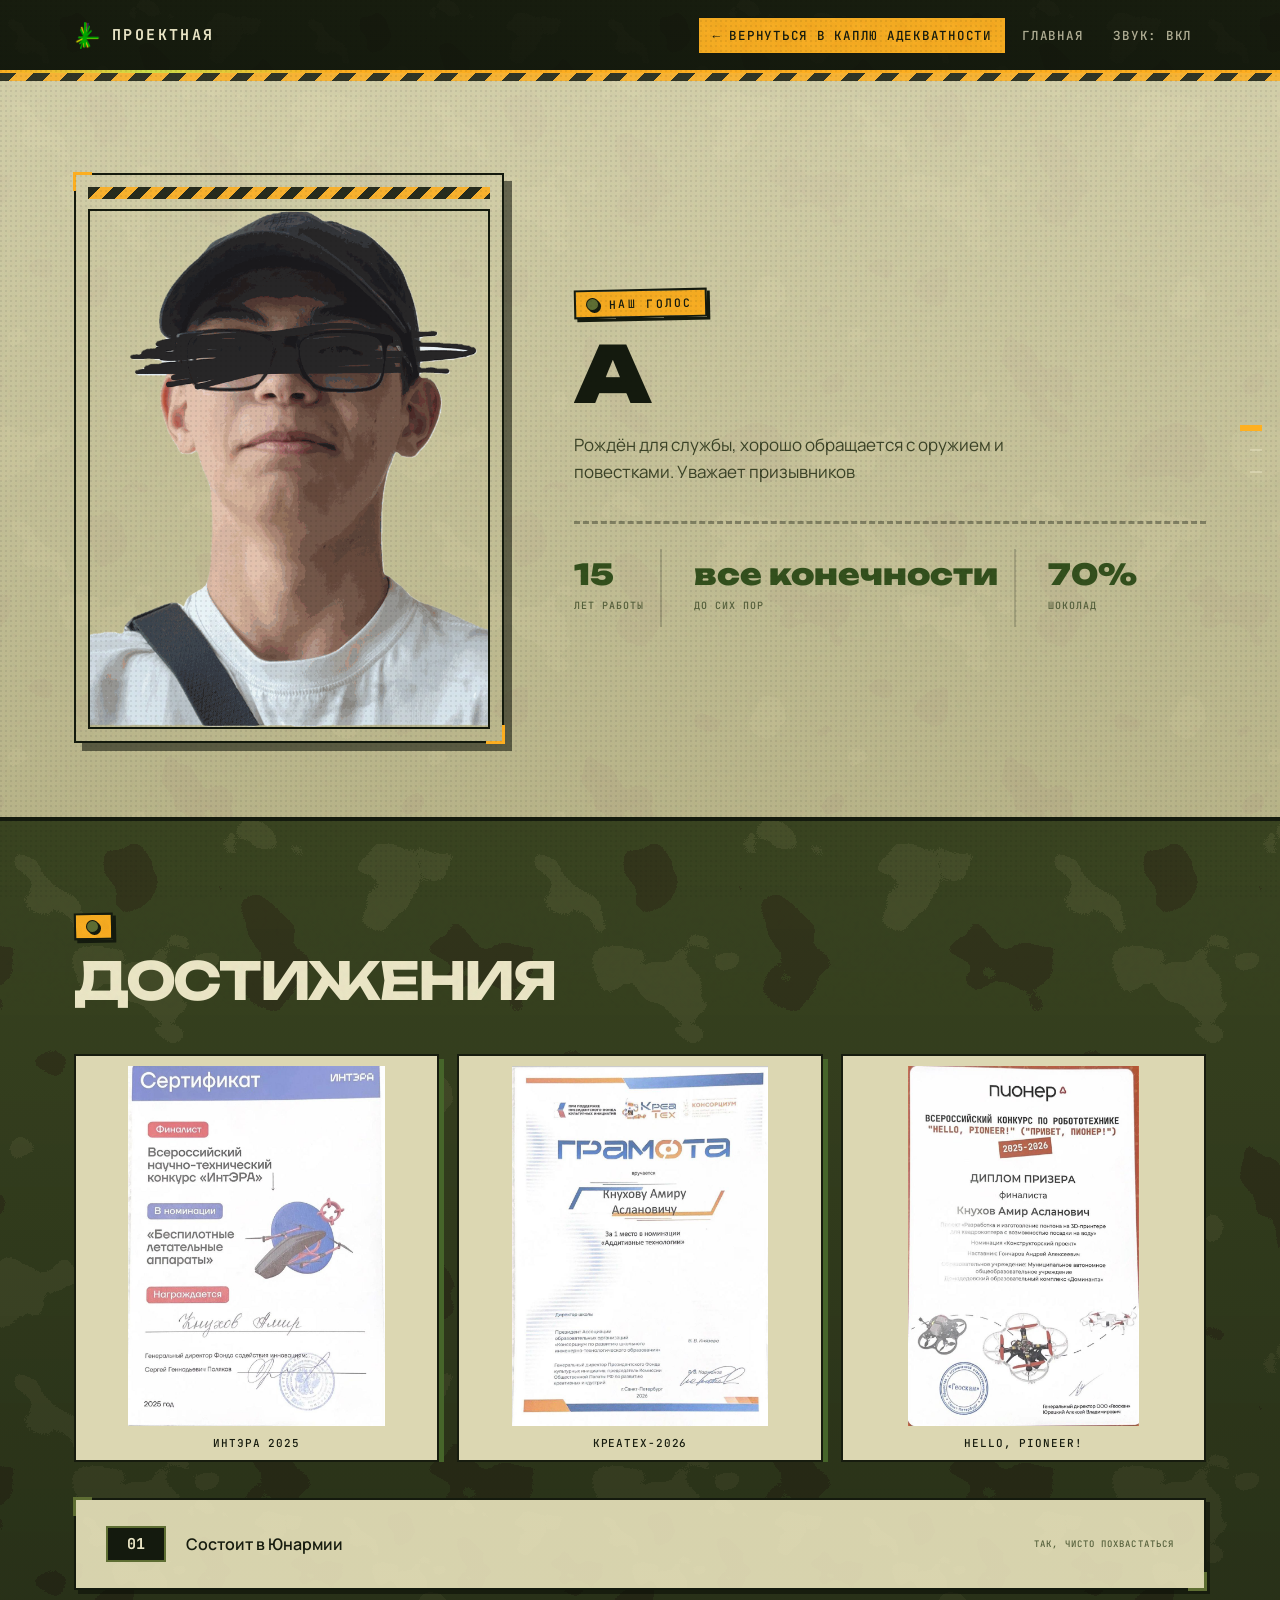
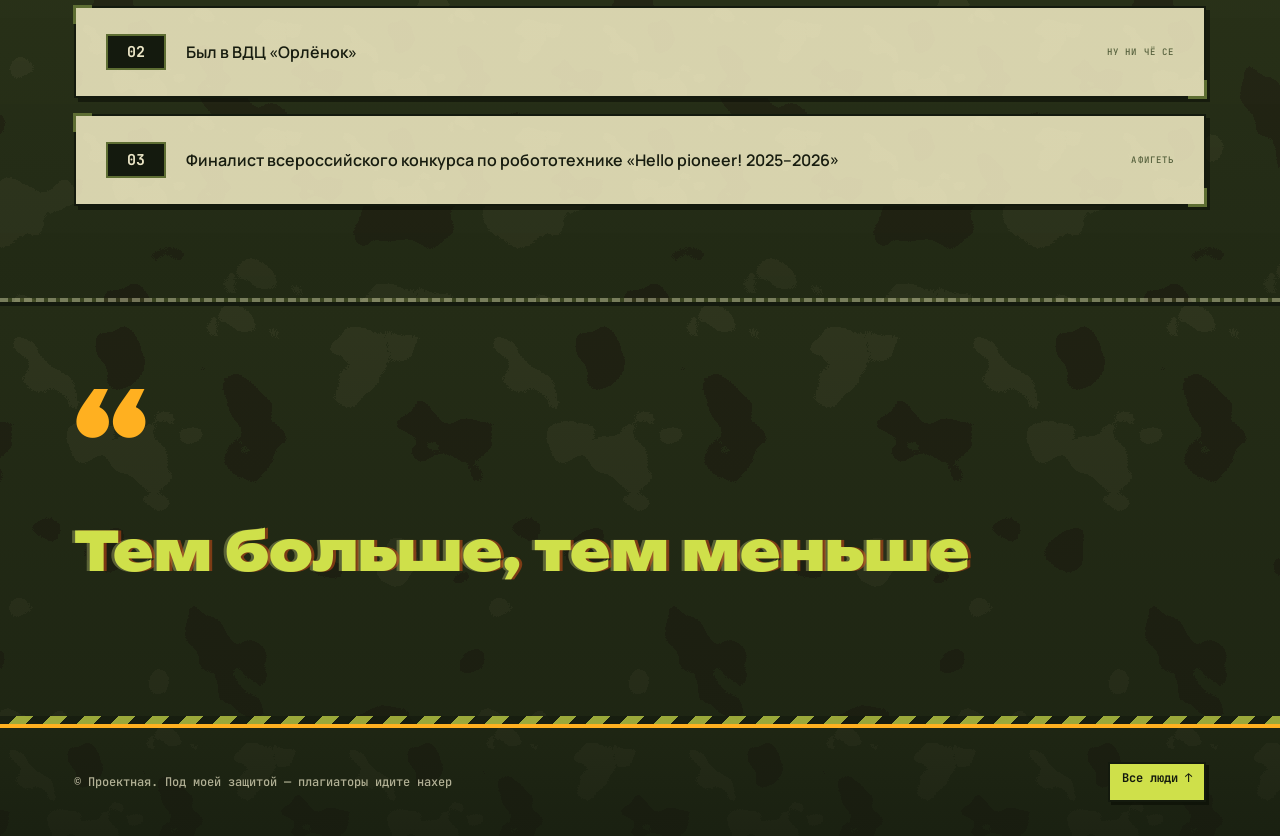
<file: a.html>
<!DOCTYPE html>
<html lang="ru">
<head>
  <meta charset="UTF-8">
  <meta name="viewport" content="width=device-width, initial-scale=1.0">
  <title>A</title>

  <link rel="icon" href="favicon.png">
  <link rel="stylesheet" href="fonts.css">
  <link rel="stylesheet" href="portfolio.css">
  <link rel="stylesheet" href="fx.css">
  <link rel="stylesheet" href="page-transition.css">
  <link rel="stylesheet" href="camo.css">

  <style>
    .achievement-photo-gallery {
      display: grid;
      grid-template-columns: repeat(3, minmax(220px, 1fr));
      gap: 18px;
      margin: 30px 0 36px;
      overflow-x: auto;
      overscroll-behavior-x: contain;
      scroll-snap-type: x proximity;
    }

    .achievement-photo-frame {
      display: flex;
      flex-direction: column;
      align-items: center;
      justify-content: center;
      min-width: 0;
      min-height: 180px;
      margin: 0;
      padding: 10px;
      border: 2px solid var(--ink);
      background: var(--bg-elevated);
      box-shadow: 5px 5px 0 var(--blue);
      scroll-snap-align: start;
      gap: 10px;
      transition: transform .3s ease, box-shadow .3s ease;
    }

    .achievement-photo-frame:hover {
      transform: translateY(-5px) rotate(-.4deg);
      box-shadow: 8px 9px 0 var(--bright);
    }

    .achievement-photo-placeholder {
      display: grid;
      place-content: center;
      justify-items: center;
      gap: 8px;
      width: 100%;
      min-height: 160px;
      padding: 16px;
      border: 2px dashed var(--blue);
      background: rgba(27, 52, 232, .06);
      color: var(--dim);
      font: 500 11px 'JetBrains Mono', monospace;
      letter-spacing: .12em;
      text-align: center;
      text-transform: uppercase;
    }

    .achievement-photo-placeholder__plus {
      color: var(--bright);
      font: 500 34px/1 'JetBrains Mono', monospace;
    }

    .achievement-photo {
      display: block;
      width: auto;
      height: auto;
      max-width: 100%;
      max-height: 360px;
      object-fit: contain;
      cursor: zoom-in;
    }

    .achievement-photo-button {
      display: grid;
      place-items: center;
      width: 100%;
      padding: 0;
      border: 0;
      background: transparent;
      cursor: zoom-in;
    }

    .achievement-photo-button:focus-visible {
      outline: 3px solid var(--bright);
      outline-offset: 4px;
    }

    .achievement-photo-frame figcaption {
      color: var(--ink);
      font: 500 11px 'JetBrains Mono', monospace;
      letter-spacing: .08em;
      text-align: center;
      text-transform: uppercase;
    }

    .photo-lightbox {
      position: fixed;
      z-index: 10000;
      inset: 0;
      display: grid;
      place-items: center;
      padding: 24px;
      background: rgba(0, 0, 0, .9);
      opacity: 0;
      visibility: hidden;
      pointer-events: none;
      transition: opacity .3s ease, visibility .3s ease;
    }

    .photo-lightbox.is-open {
      opacity: 1;
      visibility: visible;
      pointer-events: auto;
    }

    .photo-lightbox__image {
      display: block;
      width: auto;
      height: auto;
      max-width: 92vw;
      max-height: 88vh;
      object-fit: contain;
      border: 2px solid #fff;
      box-shadow: 0 0 40px rgba(255, 255, 255, .2);
      opacity: 0;
      transform: scale(.82);
      transition: transform .35s cubic-bezier(.2, .8, .2, 1), opacity .3s ease;
    }

    .photo-lightbox.is-open .photo-lightbox__image {
      opacity: 1;
      transform: scale(1);
    }

    .photo-lightbox__close {
      position: absolute;
      top: 18px;
      right: 20px;
      display: grid;
      width: 48px;
      height: 48px;
      place-items: center;
      border: 1px solid rgba(255, 255, 255, .7);
      background: rgba(0, 0, 0, .55);
      color: #fff;
      font: 400 34px/1 sans-serif;
      cursor: pointer;
    }

    .photo-lightbox__close:hover {
      background: #fff;
      color: #000;
    }

    body.photo-lightbox-open {
      overflow: hidden;
    }

    @media (max-width: 760px) {
      .achievement-photo-gallery {
        grid-template-columns: repeat(3, minmax(220px, 1fr));
      }
    }

    @media (prefers-reduced-motion: reduce) {
      .photo-lightbox,
      .photo-lightbox__image {
        transition: none;
      }
    }

    #profile .achievement {
      transform-origin: center;
      transition:
        transform .35s cubic-bezier(.2, .8, .2, 1),
        box-shadow .35s ease,
        background .35s ease;
    }

    #profile .achievement:hover,
    #profile .achievement:focus-within {
      transform: translateY(-6px) rotate(-.35deg);
      box-shadow: 10px 12px 0 var(--bright);
    }
  </style>
</head>

<body>
  <script src="page-transition.js"></script>

  <div class="noise"></div>

  <header class="site-header">
    <div class="wrap header-inner">
      <a class="brand" href="portfolio.html">
        <span class="crosshair"></span>
        ПРОЕКТНАЯ
      </a>

      <nav class="primary-nav" aria-label="Основная навигация">
        <a class="nav-link is-current" href="portfolio.html">
          ← вернуться в каплю адекватности
        </a>
        <a class="nav-link" href="index.html">Главная</a>

        <button class="nav-link sound-toggle" id="soundToggle" type="button" aria-pressed="true" hidden>ЗВУК: ВКЛ</button>
      </nav>
    </div>
  </header>

  <main id="profile">
    <section class="profile-hero">
      <div class="wrap">
        <div class="profile-grid">
          <div class="profile-photo frame reveal">
            <div class="photo-code"></div>
            <img src="EMA_2.png" alt="А" decoding="async" fetchpriority="high">
          </div>

          <div class="profile-copy reveal">
            <div class="eyebrow">Наш голос</div>
            <h1>А</h1>
            <p>
              Рождён для службы, хорошо обращается с оружием и повестками.
              Уважает призывников
            </p>

            <div class="stats">
              <div>
                <b>15</b>
                <span>лет работы</span>
              </div>

              <div>
                <b>все конечности</b>
                <span>до сих пор</span>
              </div>

              <div>
                <b>70%</b>
                <span>шоколад</span>
              </div>
            </div>
          </div>
        </div>
      </div>
    </section>

    <section class="section achievements">
      <div class="wrap">
        <div class="section-head reveal">
          <div class="eyebrow"></div>
          <h2>Достижения</h2>
        </div>

        <div class="achievement-photo-gallery" aria-label="Фотографии достижений">
          <figure class="achievement-photo-frame">
            <button class="achievement-photo-button" type="button" aria-label="Увеличить фото ИнтЭРА 2025">
              <img class="achievement-photo" src="дста/intera.jpg" alt="Фото ИнтЭРА 2025" loading="lazy">
            </button>
            <figcaption>ИнтЭРА 2025</figcaption>
          </figure>

          <figure class="achievement-photo-frame">
            <button class="achievement-photo-button" type="button" aria-label="Увеличить фото КреаТех-2026">
              <img class="achievement-photo" src="дста/kreaa.jpg" alt="Фото КреаТех-2026" loading="lazy">
            </button>
            <figcaption>КреаТех-2026</figcaption>
          </figure>

          <figure class="achievement-photo-frame">
            <button class="achievement-photo-button" type="button" aria-label="Увеличить фото HPA">
              <img class="achievement-photo" src="дста/hpa.jpg" loading="lazy">
            </button>
            <figcaption>Hello, pioneer!</figcaption>
          </figure>
        </div>

        <div class="achievement-list">
          <article class="achievement frame reveal">
            <span>01</span>
            <h3>Состоит в Юнармии</h3>
            <i>так, чисто похвастаться</i>
          </article>

          <article class="achievement frame reveal">
            <span>02</span>
            <h3>Был в ВДЦ «Орлёнок»</h3>
            <i>ну ни чё се</i>
          </article>

          <article class="achievement frame reveal">
            <span>03</span>
            <h3>
              Финалист всероссийского конкурса по робототехнике
              «Hello pioneer! 2025–2026»
            </h3>
            <i>афигеть</i>
          </article>
        </div>
      </div>
    </section>

    <section class="section quote">
      <div class="wrap">
        <div class="quote-mark reveal">“</div>
        <p class="reveal">Тем больше, тем меньше</p>
      </div>
    </section>
  </main>

  <footer class="site-footer">
    <div class="wrap">
      <p>© Проектная. Под моей защитой — плагиаторы идите нахер</p>
      <a href="portfolio.html">Все люди ↑</a>
    </div>
  </footer>

  <div
    class="photo-lightbox"
    id="photoLightbox"
    role="dialog"
    aria-modal="true"
    aria-label="Просмотр фото"
    aria-hidden="true"
  >
    <button
      class="photo-lightbox__close"
      id="photoLightboxClose"
      type="button"
      aria-label="Закрыть фото"
    >
      ×
    </button>
    <img class="photo-lightbox__image" id="photoLightboxImage" alt="">
  </div>

  <script>
    (() => {
      const lightbox = document.getElementById('photoLightbox');
      const enlargedPhoto = document.getElementById('photoLightboxImage');
      const closeButton = document.getElementById('photoLightboxClose');
      const photoButtons = document.querySelectorAll('.achievement-photo-button');
      let lastTrigger = null;

      function openPhoto(button) {
        const photo = button.querySelector('img');
        if (!photo) return;

        lastTrigger = button;
        enlargedPhoto.src = photo.currentSrc || photo.src;
        enlargedPhoto.alt = photo.alt;
        lightbox.classList.add('is-open');
        lightbox.setAttribute('aria-hidden', 'false');
        document.body.classList.add('photo-lightbox-open');
        closeButton.focus();
      }

      function closePhoto() {
        if (!lightbox.classList.contains('is-open')) return;

        lightbox.classList.remove('is-open');
        lightbox.setAttribute('aria-hidden', 'true');
        document.body.classList.remove('photo-lightbox-open');
        enlargedPhoto.removeAttribute('src');

        if (lastTrigger) lastTrigger.focus();
      }

      photoButtons.forEach(button => {
        button.addEventListener('click', () => openPhoto(button));
      });

      closeButton.addEventListener('click', closePhoto);

      lightbox.addEventListener('click', event => {
        if (event.target === lightbox) closePhoto();
      });

      document.addEventListener('keydown', event => {
        if (event.key === 'Escape') closePhoto();
      });
    })();
  </script>

  <script src="march.js" defer></script>
  <script src="fx.js" defer></script>
  <script src="portfolio.js"></script>
</body>
</html>
</file>
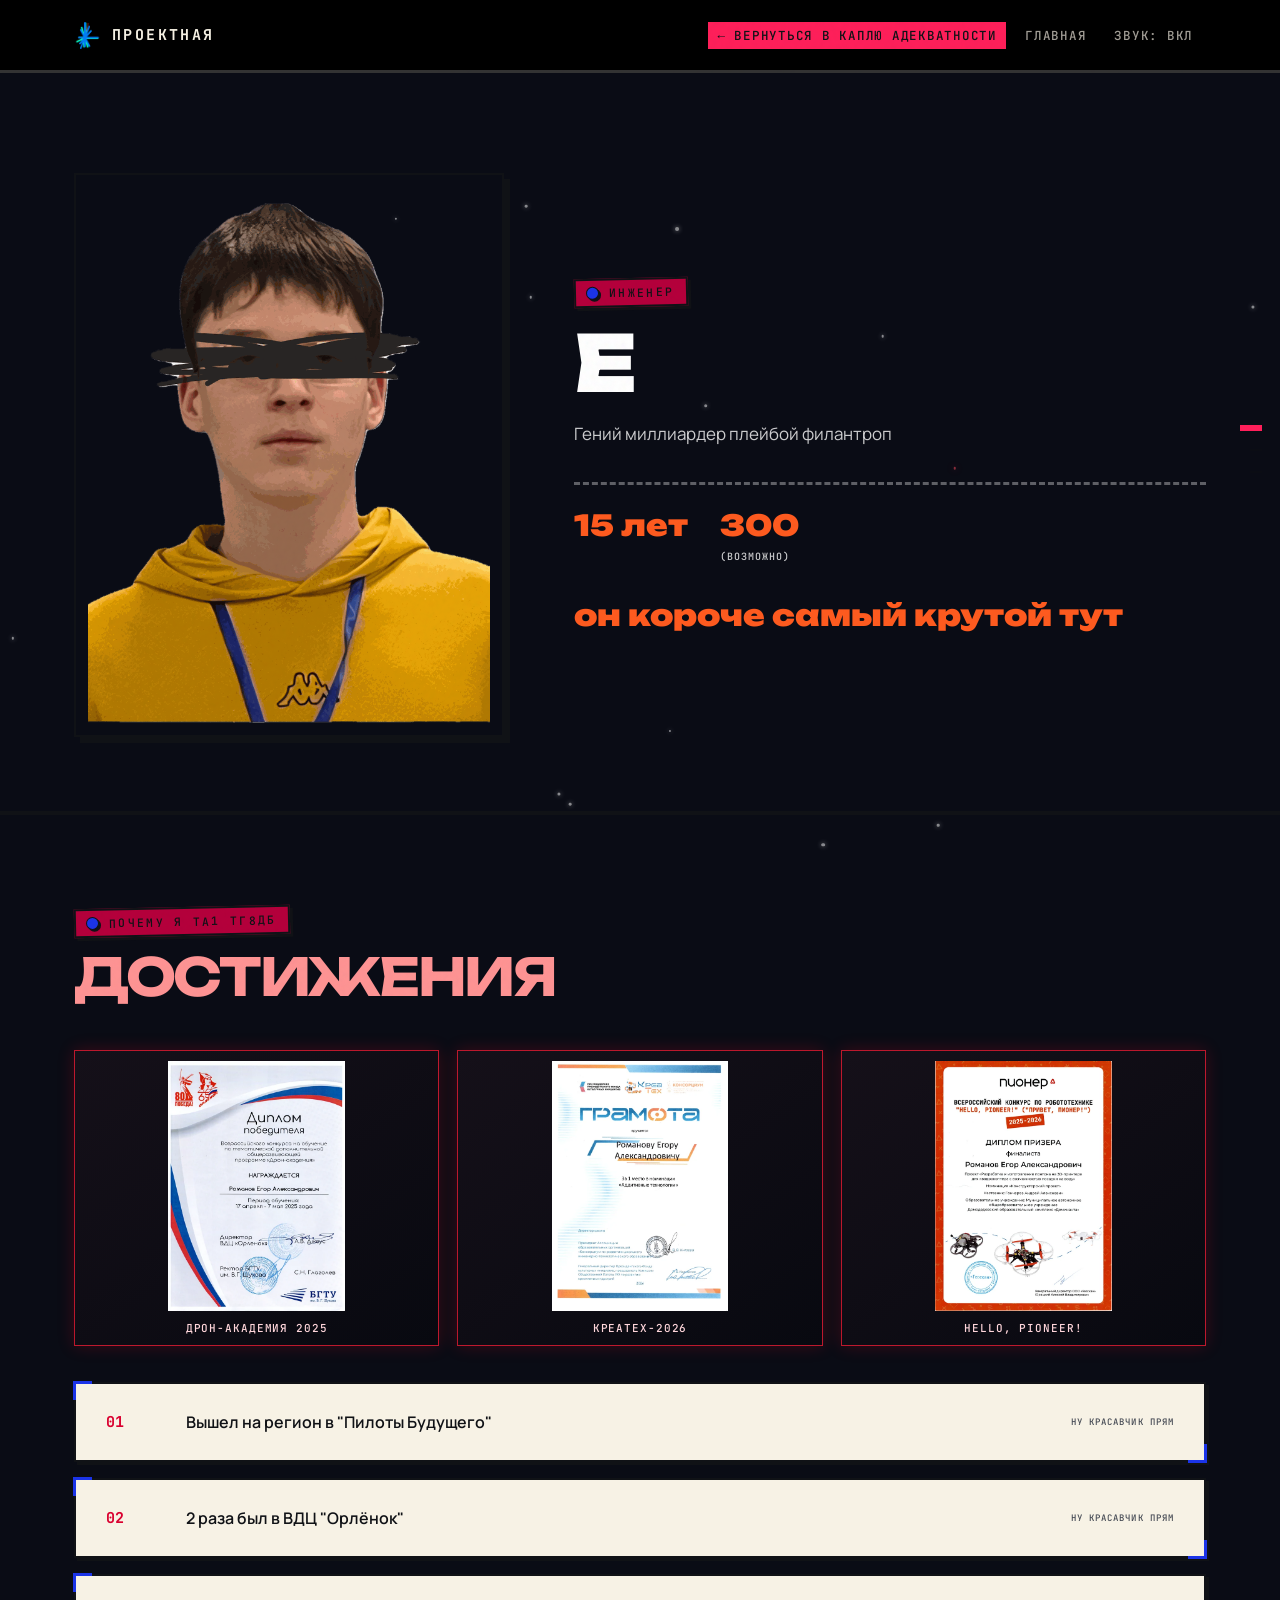
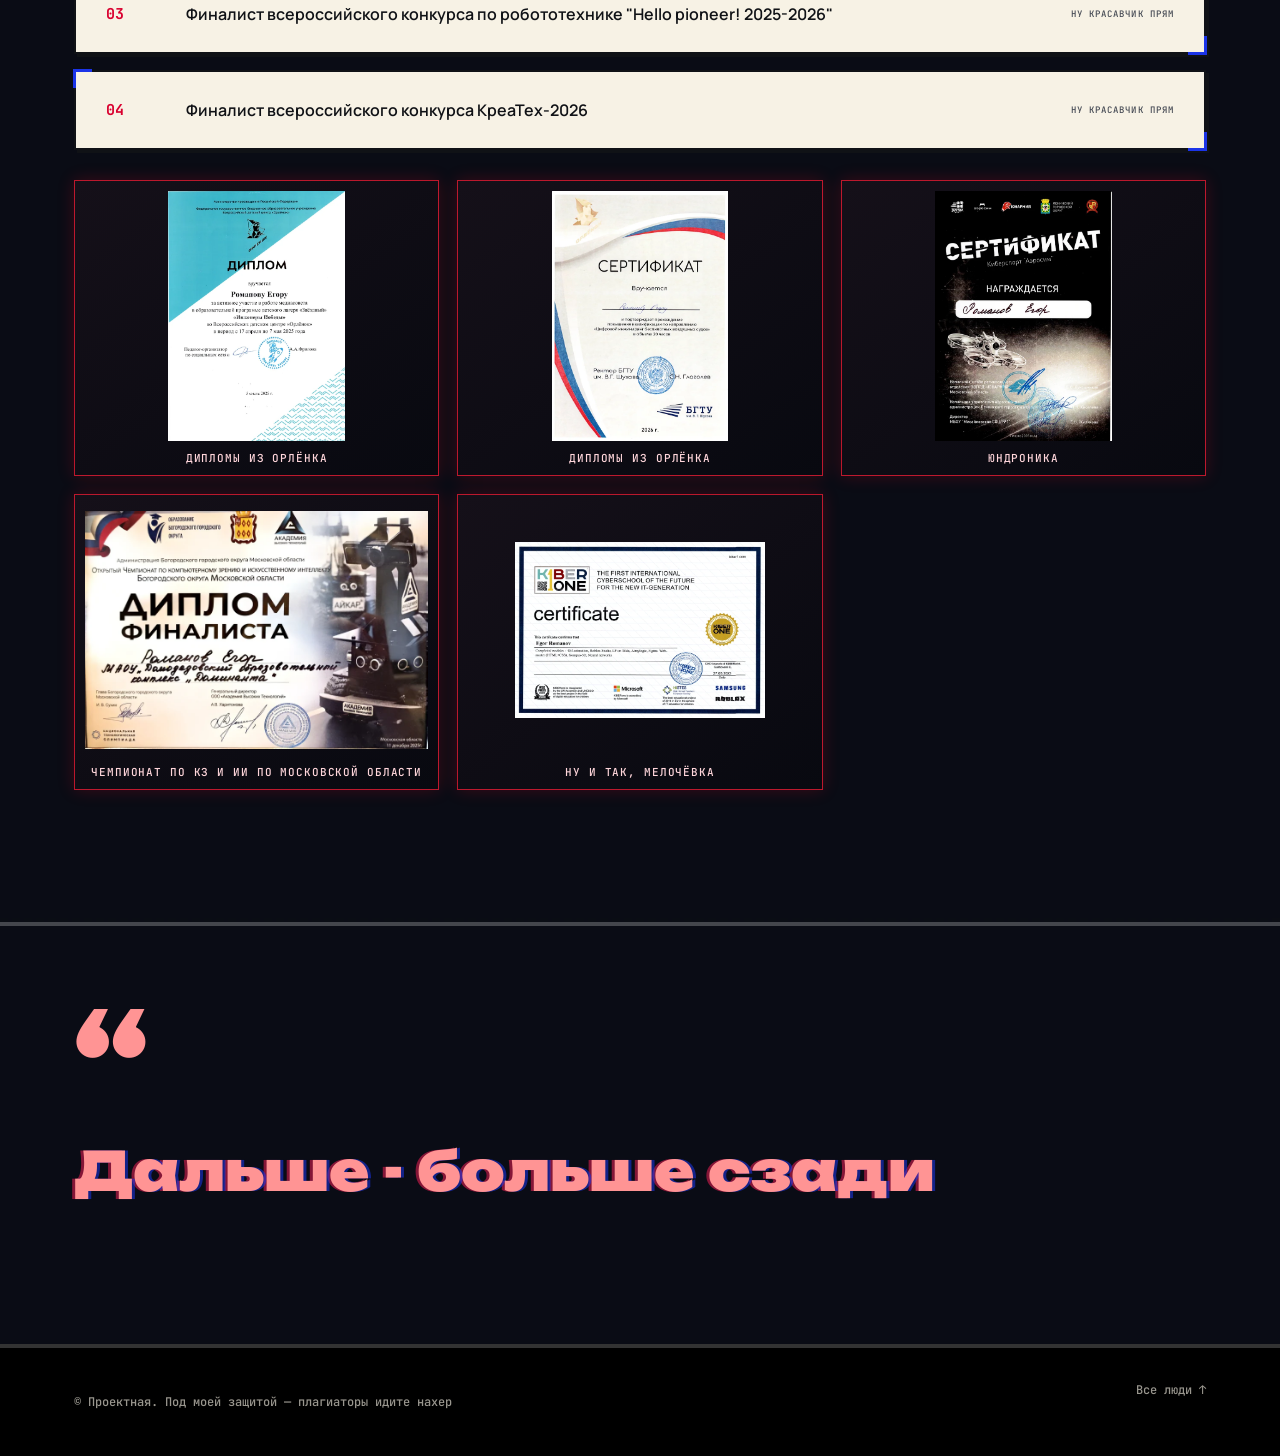
<file: e.html>
<!DOCTYPE html>
<html lang="ru">
<head>
  <meta charset="UTF-8">
  <meta name="viewport" content="width=device-width, initial-scale=1.0">
  <title>Е</title>
  <link rel="icon" href="favicon.png" />
  <link rel="stylesheet" href="fonts.css">
  <link rel="stylesheet" href="portfolio.css">
  <link rel="stylesheet" href="fx.css" />
  <link rel="stylesheet" href="page-transition.css" />
  <style>
    html,
    body {
      min-height: 100%;
      background: #0a0c15 !important;
    }

    body {
      position: relative;
      isolation: isolate;
      color: #fff;
    }

    html { scrollbar-color: #ff334a #0a0c15; }
    ::-webkit-scrollbar-track { background: #0a0c15; }
    ::-webkit-scrollbar-thumb { background: #ff334a; border-color: #0a0c15; }
    ::-webkit-scrollbar-thumb:hover { background: #ff9494; }

    #ribbon-background {
      position: fixed !important;
      z-index: 0;
      inset: 0;
      display: block;
      width: 100%;
      height: 100%;
      pointer-events: none;
    }

    .star-dots {
      position: fixed;
      z-index: 1;
      inset: 0;
      pointer-events: none;
      overflow: hidden;
    }

    .star-dot {
      position: absolute;
      display: block;
      border-radius: 50%;
      background: #fff;
      opacity: .52;
      box-shadow: 0 0 5px rgb(255, 255, 255);
      transform: translate(-50%, -50%) scale(1);
      animation: star-wave 5s ease-in-out infinite;
    }

    .star-dot--red {
      background: #ff4c5e;
      box-shadow: 0 0 7px rgba(255, 48, 70, .85);
    }

    @keyframes star-wave {
      0%, 5%, 100% {
        opacity: .52;
        transform: translate(-50%, -50%) scale(1);
      }

      11%, 52% {
        opacity: 0;
        transform: translate(-50%, -50%) scale(.2);
      }

      58% {
        opacity: .52;
        transform: translate(-50%, -50%) scale(1);
      }
    }

    .noise {
      display: none !important;
    }

    .site-header,
    .site-footer {
      position: relative;
      z-index: 4;
      background: #000 !important;
      border-color: rgba(255, 255, 255, .2) !important;
    }

    .site-header {
      position: sticky;
      top: 0;
    }

    .site-header::after {
      display: none !important;
    }

    #profile {
      position: relative;
      z-index: 2;
      color: #fff;
    }

    #profile > section,
    #profile .quote {
      background: transparent !important;
    }

    #profile .quote {
      color: #fff !important;
      border-color: rgba(255, 255, 255, .24) !important;
    }

    #profile .quote-mark,
    #profile .quote p,
    #profile .section-head h2 {
      color: #ff9494 !important;
    }

    #profile .profile-copy > p,
    #profile .stats span {
      color: rgba(255, 255, 255, .8) !important;
    }

    #profile .stats {
      border-color: rgba(255, 255, 255, .35) !important;
    }

    #profile .achievement {
      color: #101216 !important;
      background: #f7f2e5 !important;
      transition: transform .32s cubic-bezier(.2, .8, .2, 1),
        box-shadow .32s ease, background-color .32s ease;
    }

    #profile .achievement h3 {
      color: #101216 !important;
    }

    #profile .achievement > span {
      color: #d9002f !important;
    }

    #profile .achievement i {
      color: #454a54 !important;
    }

    #profile .achievement:hover {
      background: #ffff00 !important;
      transform: translateY(-6px) scale(1.02);
      box-shadow: 0 12px 30px rgba(255, 0, 0, .24),
        0 0 0 1px rgba(255, 0, 0, .32) !important;
    }

    #profile .achievement-photo-gallery {
      display: grid;
      grid-template-columns: repeat(3, minmax(0, 1fr));
      gap: 18px;
      margin: 30px 0 36px;
    }

    .achievement-gallery-folder,
    .achievement-desktop-gallery {
      display: none;
    }

    @media (min-width: 761px) {
      #profile .achievement-gallery-folder {
        display: none;
      }

      #profile .achievement-desktop-gallery {
        display: grid;
        grid-template-columns: repeat(3, minmax(0, 1fr));
        gap: 18px;
        margin: 30px 0 36px;
      }
    }

    @media (max-width: 760px) {
      #profile .achievement-gallery-folder {
        display: block;
      }

      #profile .achievement-desktop-gallery {
        display: none;
      }

      #profile .achievement-photo-gallery {
        grid-template-columns: repeat(2, minmax(0, 1fr));
        gap: 12px;
        margin: 16px 0 20px;
      }
    }

    @media (max-width: 520px) {
      #profile .achievement-photo-gallery {
        grid-template-columns: repeat(2, minmax(0, 1fr));
      }
    }

    .achievement-gallery-folder > summary {
      display: none;
    }

    @media (max-width: 760px) {
      .achievement-gallery-folder > summary {
        display: flex;
        align-items: center;
        justify-content: space-between;
        gap: 12px;
        padding: 15px 18px;
        border: 1px solid rgba(255, 30, 55, .78);
        background: linear-gradient(145deg, #151019, #080910);
        box-shadow: 0 0 16px rgba(255, 0, 35, .2);
        color: #ffd6db;
        cursor: pointer;
        font: 600 14px 'JetBrains Mono', monospace;
        letter-spacing: .04em;
        list-style: none;
        user-select: none;
      }

      .achievement-gallery-folder > summary::-webkit-details-marker {
        display: none;
      }

      .achievement-gallery-folder > summary::after {
        content: '+';
        color: #ff334a;
        font-size: 22px;
        line-height: 1;
      }

      .achievement-gallery-folder[open] > summary::after {
        content: '−';
      }
    }

    .achievement-gallery-folder[open] > .achievement-photo-gallery {
      animation: gallery-folder-reveal .65s cubic-bezier(.2, .8, .2, 1) both;
    }

    .achievement-gallery-folder[open] > .achievement-photo-gallery:nth-child(2) {
      animation-delay: .08s;
    }

    .achievement-gallery-folder[open] .achievement-photo-frame {
      animation: gallery-card-reveal .5s ease both;
    }

    .achievement-gallery-folder[open] .achievement-photo-frame:nth-child(1) {
      animation-delay: .06s;
    }

    .achievement-gallery-folder[open] .achievement-photo-frame:nth-child(2) {
      animation-delay: .12s;
    }

    .achievement-gallery-folder[open] .achievement-photo-frame:nth-child(3) {
      animation-delay: .18s;
    }

    .achievement-gallery-folder[open] .achievement-photo-frame:nth-child(4) {
      animation-delay: .24s;
    }

    .achievement-gallery-folder[open] .achievement-photo-frame:nth-child(5) {
      animation-delay: .3s;
    }

    .achievement-gallery-folder[open] .achievement-photo-frame:nth-child(6) {
      animation-delay: .36s;
    }

    .achievement-gallery-folder[open] .achievement-photo-frame:nth-child(7) {
      animation-delay: .42s;
    }

    .achievement-gallery-folder[open] .achievement-photo-frame:nth-child(8) {
      animation-delay: .48s;
    }

    @keyframes gallery-folder-reveal {
      from {
        opacity: 0;
        transform: translateY(18px);
        filter: blur(5px);
      }

      to {
        opacity: 1;
        transform: translateY(0);
        filter: blur(0);
      }
    }

    @keyframes gallery-card-reveal {
      from {
        opacity: 0;
        filter: blur(4px);
      }

      to {
        opacity: 1;
        filter: blur(0);
      }
    }

    #profile .achievement-photo-frame {
      display: flex;
      flex-direction: column;
      align-items: center;
      justify-content: center;
      min-width: 0;
      min-height: 190px;
      margin: 0;
      padding: 10px;
      gap: 10px;
      border: 1px solid rgba(255, 30, 55, .72);
      background: linear-gradient(145deg, #151019, #080910);
      box-shadow: 0 0 16px rgba(255, 0, 35, .2);
      scroll-snap-align: start;
      transition: transform .3s ease, box-shadow .3s ease, border-color .3s ease;
    }

    #profile .achievement-photo-frame:hover {
      transform: translateY(-5px);
      border-color: #ff334a;
      box-shadow: 0 8px 24px rgba(255, 0, 35, .24),
        0 0 22px rgba(255, 0, 35, .4);
    }

    .achievement-photo-button {
      display: grid;
      place-items: center;
      width: 100%;
      padding: 0;
      border: 0;
      background: transparent;
      cursor: zoom-in;
      touch-action: pan-y;
      user-select: none;
    }

    .achievement-photo-button:focus-visible {
      outline: 2px solid #ff334a;
      outline-offset: 4px;
    }

    .achievement-photo {
      display: block;
      width: 100%;
      height: 250px;
      object-fit: contain;
      cursor: zoom-in;
      pointer-events: none;
      user-select: none;
      -webkit-user-drag: none;
    }

    .achievement-photo--rotated {
      width: min(100%, 250px);
      height: 250px;
      transform: rotate(90deg);
    }

    @media (max-width: 760px) {
      #profile .achievement-photo-frame {
        min-height: 0;
        padding: 8px;
        gap: 6px;
      }

      #profile .achievement-photo-frame figcaption {
        font-size: 10px;
        letter-spacing: .02em;
      }

      .achievement-photo {
        height: 140px;
      }

      .achievement-photo--rotated {
        width: min(100%, 140px);
        height: 140px;
      }
    }

    @media (max-width: 360px) {
      .achievement-photo {
        height: 115px;
      }

      .achievement-photo--rotated {
        width: min(100%, 115px);
        height: 115px;
      }
    }

    #profile .achievement-photo-frame figcaption {
      color: #ffd6db;
      font: 500 11px 'JetBrains Mono', monospace;
      letter-spacing: .08em;
      text-align: center;
      text-transform: uppercase;
    }

    .photo-lightbox {
      position: fixed;
      z-index: 10000;
      inset: 0;
      display: grid;
      place-items: center;
      padding: 24px;
      background: rgba(5, 3, 8, .94);
      opacity: 0;
      visibility: hidden;
      pointer-events: none;
      transition: opacity .3s ease, visibility .3s ease;
    }

    .photo-lightbox.is-open {
      opacity: 1;
      visibility: visible;
      pointer-events: auto;
    }

    .photo-lightbox__image {
      display: block;
      width: auto;
      height: auto;
      max-width: 92vw;
      max-height: 88vh;
      object-fit: contain;
      border: 1px solid #ff334a;
      box-shadow: 0 0 42px rgba(255, 0, 35, .42);
      opacity: 0;
      transform: scale(.82);
      transition: transform .35s cubic-bezier(.2, .8, .2, 1), opacity .3s ease;
    }

    .photo-lightbox.is-open .photo-lightbox__image {
      opacity: 1;
      transform: scale(1);
    }

    .photo-lightbox__image.is-rotated {
      max-width: 88vh;
      max-height: 92vw;
      transform: rotate(90deg) scale(.82);
    }

    .photo-lightbox.is-open .photo-lightbox__image.is-rotated {
      transform: rotate(90deg) scale(1);
    }

    .photo-lightbox__close {
      position: absolute;
      top: 18px;
      right: 20px;
      display: grid;
      width: 48px;
      height: 48px;
      place-items: center;
      border: 1px solid #ff334a;
      background: rgba(10, 4, 8, .8);
      color: #fff;
      font: 400 34px/1 sans-serif;
      cursor: pointer;
    }

    .photo-lightbox__close:hover {
      background: #ff1938;
      color: #fff;
    }

    body.photo-lightbox-open {
      overflow: hidden;
    }

    #profile .profile-photo {
      overflow: hidden;
      transition: transform .45s cubic-bezier(.2, .8, .2, 1), box-shadow .45s ease;
    }

    #profile .profile-photo img {
      transform-origin: center;
      transition: transform .65s cubic-bezier(.2, .8, .2, 1), filter .65s ease;
    }

    #profile .profile-photo:hover,
    #profile .profile-photo:focus-within {
      transform: translateY(-6px);
      box-shadow: 0 0 0 1px rgba(255, 255, 255, .75),
        0 0 26px rgba(255, 0, 0, 0.8),
        0 0 48px rgba(255, 0, 51, .58) !important;
    }

    #profile .profile-photo:hover img,
    #profile .profile-photo:focus-within img {
      transform: scale(1.03);
      filter: saturate(1.3) contrast(1.14);
    }

    @media (prefers-reduced-motion: reduce) {
      .achievement-gallery-folder[open] > .achievement-photo-gallery,
      .achievement-gallery-folder[open] .achievement-photo-frame {
        animation: none;
      }

      #profile .profile-photo,
      #profile .profile-photo img,
      #profile .achievement,
      #profile .achievement-photo-frame,
      .photo-lightbox,
      .photo-lightbox__image {
        transition: none;
      }

      #profile .achievement:hover {
        transform: none;
      }
    }
  </style>
</head>
<body>
  <canvas id="ribbon-background" aria-hidden="true"></canvas>
  <div class="star-dots" aria-hidden="true"></div>
  <script>
    const starField = document.querySelector('.star-dots');
    let starResizeTimer;

    function createStars() {
      starField.replaceChildren();
      const starCount = 16;
      const maxDistance = Math.hypot(window.innerWidth, window.innerHeight);

      for (let i = 0; i < starCount; i++) {
        const star = document.createElement('span');
        const x = Math.random() * 100;
        const y = Math.random() * 100;
        const distance = Math.hypot(x * window.innerWidth / 100, y * window.innerHeight / 100);
        const size = 2 + Math.random() * 2;

        star.className = Math.random() < .12 ? 'star-dot star-dot--red' : 'star-dot';
        star.style.left = `${x}%`;
        star.style.top = `${y}%`;
        star.style.width = `${size}px`;
        star.style.height = `${size}px`;
        star.style.animationDelay = `${distance / maxDistance * 1.7}s`;
        starField.appendChild(star);
      }
    }

    createStars();
    window.addEventListener('resize', () => {
      clearTimeout(starResizeTimer);
      starResizeTimer = setTimeout(createStars, 180);
    });
  </script>
  <script src="page-transition.js"></script>

  <div class="noise"></div>
  <header class="site-header">
    <div class="wrap header-inner">
      <a class="brand" href="portfolio.html">
        <span class="crosshair"></span>ПРОЕКТНАЯ
      </a>
      <nav class="primary-nav">
        <a class="nav-link is-current" href="portfolio.html">← вернуться в каплю адекватности</a>
        <a class="nav-link" href="index.html">Главная</a>
        <button class="nav-link sound-toggle" id="soundToggle" type="button" aria-pressed="true" hidden>ЗВУК: ВКЛ</button>
      </nav>
    </div>
  </header>

  <main id="profile">
    <section class="profile-hero" data-profile="e">
      <div class="wrap">
        <div class="profile-grid">
          <div class="profile-photo frame reveal">
            <div class="photo-code"></div>
            <img src="EMA_3.png" alt="Е" decoding="async" fetchpriority="high">
          </div>
          <div class="profile-copy reveal">
            <div class="eyebrow">ИНЖЕНЕР</div>
            <h1>Е</h1>
            <p>Гений миллиардер плейбой филантроп</p>
            <div class="stats">
              <div><b>15 лет</b><span></span></div>
              <div><b>300</b><span>(возможно)</span></div>
              <div><b>он короче самый крутой тут</b><span></span></div>
            </div>
          </div>
        </div>
      </div>
    </section>

    <section class="section achievements" data-profile="e">
      <div class="wrap">
        <div class="section-head reveal">
          <div class="eyebrow">Почему я так хорош</div>
          <h2>Достижения</h2>
        </div>

        <div class="achievement-desktop-gallery" aria-label="Фотографии достижений">
          <figure class="achievement-photo-frame">
            <button class="achievement-photo-button" type="button" aria-label="">
              <img class="achievement-photo" src="assets/images/orlyonok-thumb.webp" data-full="assets/images/orlyonok.webp" width="565" height="800" decoding="async" alt="Дрон-академия" loading="lazy">
            </button>
            <figcaption>Дрон-академия 2025</figcaption>
          </figure>

          <figure class="achievement-photo-frame">
            <button class="achievement-photo-button" type="button" aria-label="">
              <img class="achievement-photo" src="assets/images/kreatech-thumb.webp" data-full="assets/images/kreatech.webp" width="565" height="800" decoding="async" alt="Фото КреаТех-2026" loading="lazy">
            </button>
            <figcaption>КреаТех-2026</figcaption>
          </figure>

          <figure class="achievement-photo-frame">
            <button class="achievement-photo-button" type="button" aria-label="">
              <img class="achievement-photo" src="assets/images/hello-pioneer-thumb.webp" data-full="assets/images/hello-pioneer.webp" width="565" height="800" decoding="async" alt="Фото Hello, pioneer!" loading="lazy">
            </button>
            <figcaption>Hello, pioneer!</figcaption>
          </figure>
        </div>

        <details class="achievement-gallery-folder" open>
          <summary>Фотографии достижений · 8</summary>
          <div class="achievement-photo-gallery" aria-label="Фотографии достижений">
            <figure class="achievement-photo-frame">
              <button class="achievement-photo-button" type="button" aria-label="">
                <img class="achievement-photo" src="assets/images/orlyonok-thumb.webp" data-full="assets/images/orlyonok.webp" width="565" height="800" decoding="async" alt="Дрон-академия" loading="lazy">
              </button>
              <figcaption>Дрон-академия 2025</figcaption>
            </figure>

            <figure class="achievement-photo-frame">
              <button class="achievement-photo-button" type="button" aria-label="">
                <img class="achievement-photo" src="assets/images/kreatech-thumb.webp" data-full="assets/images/kreatech.webp" width="565" height="800" decoding="async" alt="Фото КреаТех-2026" loading="lazy">
              </button>
              <figcaption>КреаТех-2026</figcaption>
            </figure>

            <figure class="achievement-photo-frame">
              <button class="achievement-photo-button" type="button" aria-label="">
                <img class="achievement-photo" src="assets/images/hello-pioneer-thumb.webp" data-full="assets/images/hello-pioneer.webp" width="565" height="800" decoding="async" alt="Фото Hello, pioneer!" loading="lazy">
              </button>
              <figcaption>Hello, pioneer!</figcaption>
            </figure>

            <figure class="achievement-photo-frame">
              <button class="achievement-photo-button" type="button" aria-label="">
                <img class="achievement-photo" src="assets/images/orlenok-1-thumb.webp" data-full="assets/images/orlenok-1.webp" width="565" height="800" decoding="async" alt="Дрон-академия" loading="lazy">
              </button>
              <figcaption>Дипломы из Орёнка</figcaption>
            </figure>

            <figure class="achievement-photo-frame">
              <button class="achievement-photo-button" type="button" aria-label="">
                <img class="achievement-photo" src="assets/images/orlyonok-2-thumb.webp" data-full="assets/images/orlyonok-2.webp" width="565" height="800" decoding="async" alt="Фото КреаТех-2026" loading="lazy">
              </button>
              <figcaption>Дипломы из Орлёнка</figcaption>
            </figure>

            <figure class="achievement-photo-frame">
              <button class="achievement-photo-button" type="button" aria-label="">
                <img class="achievement-photo" src="assets/images/yundronika-thumb.webp" data-full="assets/images/yundronika.webp" width="565" height="800" decoding="async" alt="" loading="lazy">
              </button>
              <figcaption>Юндроника</figcaption>
            </figure>

            <figure class="achievement-photo-frame">
              <button class="achievement-photo-button" type="button" aria-label="">
                <img class="achievement-photo" src="assets/images/computer-vision-ai-thumb.webp" data-full="assets/images/computer-vision-ai.webp" width="800" height="556" decoding="async" alt="" loading="lazy">
              </button>
              <figcaption>Чемпионат по КЗ и ИИ по Московской области</figcaption>
            </figure>

            <figure class="achievement-photo-frame">
              <button class="achievement-photo-button" type="button" aria-label="">
                <img class="achievement-photo achievement-photo--rotated" src="assets/images/cyber-thumb.webp" data-full="assets/images/cyber.webp" width="565" height="800" decoding="async" alt="" loading="lazy" data-rotate="90">
              </button>
              <figcaption>Ну и так, мелочёвка</figcaption>
            </figure>
          </div>
        </details>

        <div class="achievement-list">
          <article class="achievement frame reveal">
            <span>01</span>
            <h3>Вышел на регион в "Пилоты Будущего"</h3>
            <i>Ну красавчик прям</i>
          </article>

          <article class="achievement frame reveal">
            <span>02</span>
            <h3>2 раза был в ВДЦ "Орлёнок"</h3>
            <i>Ну красавчик прям</i>
          </article>

          <article class="achievement frame reveal">
            <span>03</span>
            <h3>Финалист всероссийского конкурса по робототехнике "Hello pioneer! 2025-2026"</h3>
            <i>Ну красавчик прям</i>
          </article>

          <article class="achievement frame reveal">
            <span>04</span>
            <h3>Финалист всероссийского конкурса КреаТех-2026</h3>
            <i>Ну красавчик прям</i>
          </article>
        </div>

        <div class="achievement-desktop-gallery" aria-label="Остальные фотографии достижений">
          <figure class="achievement-photo-frame">
            <button class="achievement-photo-button" type="button" aria-label="">
              <img class="achievement-photo" src="assets/images/orlenok-1-thumb.webp" data-full="assets/images/orlenok-1.webp" width="565" height="800" decoding="async" alt="Дрон-академия" loading="lazy">
            </button>
            <figcaption>Дипломы из Орлёнка</figcaption>
          </figure>

          <figure class="achievement-photo-frame">
            <button class="achievement-photo-button" type="button" aria-label="">
              <img class="achievement-photo" src="assets/images/orlyonok-2-thumb.webp" data-full="assets/images/orlyonok-2.webp" width="565" height="800" decoding="async" alt="Фото КреаТех-2026" loading="lazy">
            </button>
            <figcaption>Дипломы из Орлёнка</figcaption>
          </figure>

          <figure class="achievement-photo-frame">
            <button class="achievement-photo-button" type="button" aria-label="">
              <img class="achievement-photo" src="assets/images/yundronika-thumb.webp" data-full="assets/images/yundronika.webp" width="565" height="800" decoding="async" alt="" loading="lazy">
            </button>
            <figcaption>Юндроника</figcaption>
          </figure>

          <figure class="achievement-photo-frame">
            <button class="achievement-photo-button" type="button" aria-label="">
              <img class="achievement-photo" src="assets/images/computer-vision-ai-thumb.webp" data-full="assets/images/computer-vision-ai.webp" width="800" height="556" decoding="async" alt="" loading="lazy">
            </button>
            <figcaption>Чемпионат по КЗ и ИИ по Московской области</figcaption>
          </figure>

          <figure class="achievement-photo-frame">
            <button class="achievement-photo-button" type="button" aria-label="">
              <img class="achievement-photo achievement-photo--rotated" src="assets/images/cyber-thumb.webp" data-full="assets/images/cyber.webp" width="565" height="800" decoding="async" alt="" loading="lazy" data-rotate="90">
            </button>
            <figcaption>Ну и так, мелочёвка</figcaption>
          </figure>
        </div>
      </div>
    </section>

    <section class="section quote" data-profile="e">
      <div class="wrap">
        <div class="quote-mark reveal">“</div>
        <p class="reveal">Дальше - больше сзади</p>
      </div>
    </section>
  </main>

  <footer class="site-footer">
    <div class="wrap">
      <p>© Проектная. Под моей защитой — плагиаторы идите нахер</p>
      <a href="portfolio.html">Все люди ↑</a>
    </div>
  </footer>

  <div
    class="photo-lightbox"
    id="photoLightbox"
    role="dialog"
    aria-modal="true"
    aria-label="Просмотр фото"
    aria-hidden="true"
  >
    <button
      class="photo-lightbox__close"
      id="photoLightboxClose"
      type="button"
      aria-label="Закрыть фото"
    >
      ×
    </button>
    <img class="photo-lightbox__image" id="photoLightboxImage" alt="">
  </div>

  <script>
    const achievementGalleryFolder = document.querySelector('.achievement-gallery-folder');
    const mobileGalleryLayout = window.matchMedia('(max-width: 760px)');

    function updateAchievementGalleryFolder(mediaQuery) {
      achievementGalleryFolder.open = !mediaQuery.matches;
    }

    updateAchievementGalleryFolder(mobileGalleryLayout);
    mobileGalleryLayout.addEventListener('change', updateAchievementGalleryFolder);
  </script>

  <script>
    (() => {
      const lightbox = document.getElementById('photoLightbox');
      const enlargedPhoto = document.getElementById('photoLightboxImage');
      const closeButton = document.getElementById('photoLightboxClose');
      const photoButtons = document.querySelectorAll('.achievement-photo-button');
      let lastTrigger = null;

      function openPhoto(button) {
        const photo = button.querySelector('img');
        if (!photo) return;

        lastTrigger = button;
        enlargedPhoto.src = photo.dataset.full;
        enlargedPhoto.alt = photo.alt;
        enlargedPhoto.classList.toggle('is-rotated', photo.dataset.rotate === '90');
        lightbox.classList.add('is-open');
        lightbox.setAttribute('aria-hidden', 'false');
        document.body.classList.add('photo-lightbox-open');
        closeButton.focus();
      }

      function closePhoto() {
        if (!lightbox.classList.contains('is-open')) return;

        lightbox.classList.remove('is-open');
        lightbox.setAttribute('aria-hidden', 'true');
        document.body.classList.remove('photo-lightbox-open');
        enlargedPhoto.removeAttribute('src');

        if (lastTrigger) lastTrigger.focus();
      }

      photoButtons.forEach(button => {
        button.addEventListener('click', () => openPhoto(button));
      });

      closeButton.addEventListener('click', closePhoto);

      lightbox.addEventListener('click', event => {
        if (event.target === lightbox) closePhoto();
      });

      document.addEventListener('keydown', event => {
        if (event.key === 'Escape') closePhoto();
      });
    })();
  </script>

  <script>
    const profileId = new URLSearchParams(window.location.search).get('id') || 'e';
    const activeProfile = ['e', 'm', 'a'].includes(profileId) ? profileId : 'e';

    document.querySelectorAll('#profile [data-profile]').forEach((section) => {
      section.hidden = section.dataset.profile !== activeProfile;
    });
  </script>

  <script>
    (() => {
      const canvas = document.getElementById('ribbon-background');
      const ctx = canvas && canvas.getContext('2d');
      if (!canvas || !ctx) return;

      const colors = ['#ff0000', '#ff1010', '#e60000'];
      const entryEdges = ['top', 'left', 'right'];
      const motionReduced = window.matchMedia('(prefers-reduced-motion: reduce)').matches;
      let width = 0;
      let height = 0;
      let scale = 1;
      let ribbons = [];
      let period = 0;
      let shift = 0;
      let shiftTarget = 0;

      const random = (min, max) => min + Math.random() * (max - min);

      function makeRibbon(index, startAt, entryEdge) {
        const margin = Math.max(width, height) * .12 + 40;
        const span = Math.min(width, height);
        let start;

        if (entryEdge === 'left') {
          start = { x: -margin, y: random(-margin, height * .55) };
        } else if (entryEdge === 'right') {
          start = { x: width + margin, y: random(-margin, height * .55) };
        } else {
          start = { x: random(-margin, width + margin), y: -margin };
        }

        return {
          start,
          end: { x: random(width * .1, width * .9), y: height + margin },
          color: colors[index],
          phase: random(0, Math.PI * 2),
          turns: random(.8, 1.5),
          amplitude: random(12, Math.max(22, span * .06)),
          curlType: ['ring', 'wave', 'hook'][Math.floor(random(0, 3))],
          curlAt: random(.18, .76),
          curlLength: random(.12, .28),
          curlRadius: random(22, Math.max(34, span * .09)),
          curlTurns: Math.round(random(1, 2)),
          thickness: random(1.4, 2.2),
          glow: random(5, 9),
          startAt,
          drawDuration: random(2400, 3900),
          holdDuration: random(150, 350),
          fadeDuration: random(500, 850),
          pauseDuration: random(400, 1200)
        };
      }

      function resize() {
        width = window.innerWidth;
        height = window.innerHeight;
        scale = Math.min(window.devicePixelRatio || 1, 1.25);
        canvas.width = Math.round(width * scale);
        canvas.height = Math.round(height * scale);
        ctx.setTransform(scale, 0, 0, scale, 0, 0);
        period = height + (Math.max(width, height) * .12 + 40) * 2;
        const now = performance.now();
        ribbons = colors.map((_, index) =>
          makeRibbon(index, now + index * 420, entryEdges[index])
        );
        draw(now);
      }

      function getPoint(ribbon, progress) {
        const dx = ribbon.end.x - ribbon.start.x;
        const dy = ribbon.end.y - ribbon.start.y;
        const length = Math.hypot(dx, dy) || 1;
        const tangentX = dx / length;
        const tangentY = dy / length;
        const normalX = -tangentY;
        const normalY = tangentX;
        const envelope = Math.sin(Math.PI * progress);
        const angle = ribbon.phase + progress * ribbon.turns * Math.PI * 2;
        const wave = Math.sin(angle) * ribbon.amplitude * envelope;
        const curl = Math.cos(angle * .68 + ribbon.phase) * ribbon.amplitude * .28 * envelope;
        let x = ribbon.start.x + dx * progress + normalX * wave + tangentX * curl;
        let y = ribbon.start.y + dy * progress + normalY * wave + tangentY * curl;

        const curlProgress = (progress - ribbon.curlAt) / ribbon.curlLength;
        if (curlProgress >= 0 && curlProgress <= 1) {
          const eased = curlProgress * curlProgress * (3 - 2 * curlProgress);
          let normalOffset = 0;
          let tangentOffset = 0;

          if (ribbon.curlType === 'ring') {
            const curlAngle = eased * Math.PI * 2 * ribbon.curlTurns;
            normalOffset = ribbon.curlRadius * (Math.cos(curlAngle) - 1);
            tangentOffset = ribbon.curlRadius * Math.sin(curlAngle);
          } else if (ribbon.curlType === 'wave') {
            normalOffset = ribbon.curlRadius * Math.sin(eased * Math.PI * 2) *
              Math.sin(eased * Math.PI);
            tangentOffset = ribbon.curlRadius * .22 * Math.sin(eased * Math.PI);
          } else {
            normalOffset = ribbon.curlRadius * Math.sin(eased * Math.PI);
            tangentOffset = ribbon.curlRadius * .45 * Math.sin(eased * Math.PI * 2);
          }

          x += normalX * normalOffset + tangentX * tangentOffset;
          y += normalY * normalOffset + tangentY * tangentOffset;
        }

        return { x, y };
      }

      function drawRibbon(ribbon, progress, opacity) {
        const steps = 420;
        const visibleSteps = Math.max(1, Math.ceil(steps * progress));
        ctx.beginPath();

        for (let step = 0; step <= visibleSteps; step++) {
          const point = getPoint(ribbon, Math.min(step / steps, progress));
          if (step === 0) ctx.moveTo(point.x, point.y);
          else ctx.lineTo(point.x, point.y);
        }

        ctx.lineCap = 'round';
        ctx.lineJoin = 'round';
        ctx.shadowColor = ribbon.color;

        ctx.save();
        ctx.globalCompositeOperation = 'lighter';

        ctx.strokeStyle = ribbon.color;
        ctx.globalAlpha = opacity * .16;
        ctx.lineWidth = ribbon.thickness * 4;
        ctx.shadowBlur = ribbon.glow * 2.8;
        ctx.stroke();

        ctx.globalAlpha = opacity * .54;
        ctx.lineWidth = ribbon.thickness * 1.8;
        ctx.shadowBlur = ribbon.glow * 1.2;
        ctx.stroke();

        ctx.globalAlpha = opacity;
        ctx.lineWidth = ribbon.thickness;
        ctx.shadowBlur = ribbon.glow * .2;
        ctx.stroke();

        ctx.strokeStyle = '#ff3030';
        ctx.globalAlpha = opacity * .65;
        ctx.lineWidth = Math.max(.7, ribbon.thickness * .18);
        ctx.shadowBlur = ribbon.glow * .3;
        ctx.stroke();
        ctx.restore();
      }

      function renderRibbons(now) {
        for (let index = 0; index < ribbons.length; index++) {
          const ribbon = ribbons[index];
          if (motionReduced) {
            drawRibbon(ribbon, 1, .85);
            continue;
          }

          const elapsed = now - ribbon.startAt;
          if (elapsed < 0) continue;

          const progress = Math.min(1, elapsed / ribbon.drawDuration);
          const fadeStartsAt = ribbon.drawDuration + ribbon.holdDuration;
          const fadeProgress = Math.max(0, (elapsed - fadeStartsAt) / ribbon.fadeDuration);

          if (fadeProgress >= 1) {
            ribbons[index] = makeRibbon(
              index,
              now + ribbon.pauseDuration,
              entryEdges[Math.floor(random(0, entryEdges.length))]
            );
            continue;
          }

          drawRibbon(ribbon, progress, 1 - fadeProgress);
        }
      }

      function draw(now) {
        ctx.clearRect(0, 0, width, height);
        const offset = period ? ((shift % period) + period) % period : 0;
        ctx.save();
        ctx.translate(0, -offset);
        renderRibbons(now);
        ctx.translate(0, period);
        renderRibbons(now);
        ctx.restore();
        ctx.globalAlpha = 1;
        ctx.shadowBlur = 0;
        ctx.globalCompositeOperation = 'source-over';
      }

      function animate(now) {
        shift += (shiftTarget - shift) * .12;
        draw(now);
        if (!motionReduced) requestAnimationFrame(animate);
      }

      shift = shiftTarget = (window.pageYOffset || 0) * .45;
      resize();
      if (!motionReduced) requestAnimationFrame(animate);
      window.addEventListener('resize', resize, { passive: true });
      window.addEventListener('scroll', function () {
        shiftTarget = (window.pageYOffset || 0) * .45;
      }, { passive: true });
    })();
  </script>

  <script src="fx.js" defer></script>
  <script src="portfolio.js"></script>
  <script src="march.js" defer></script>
</body>
</html>
</file>
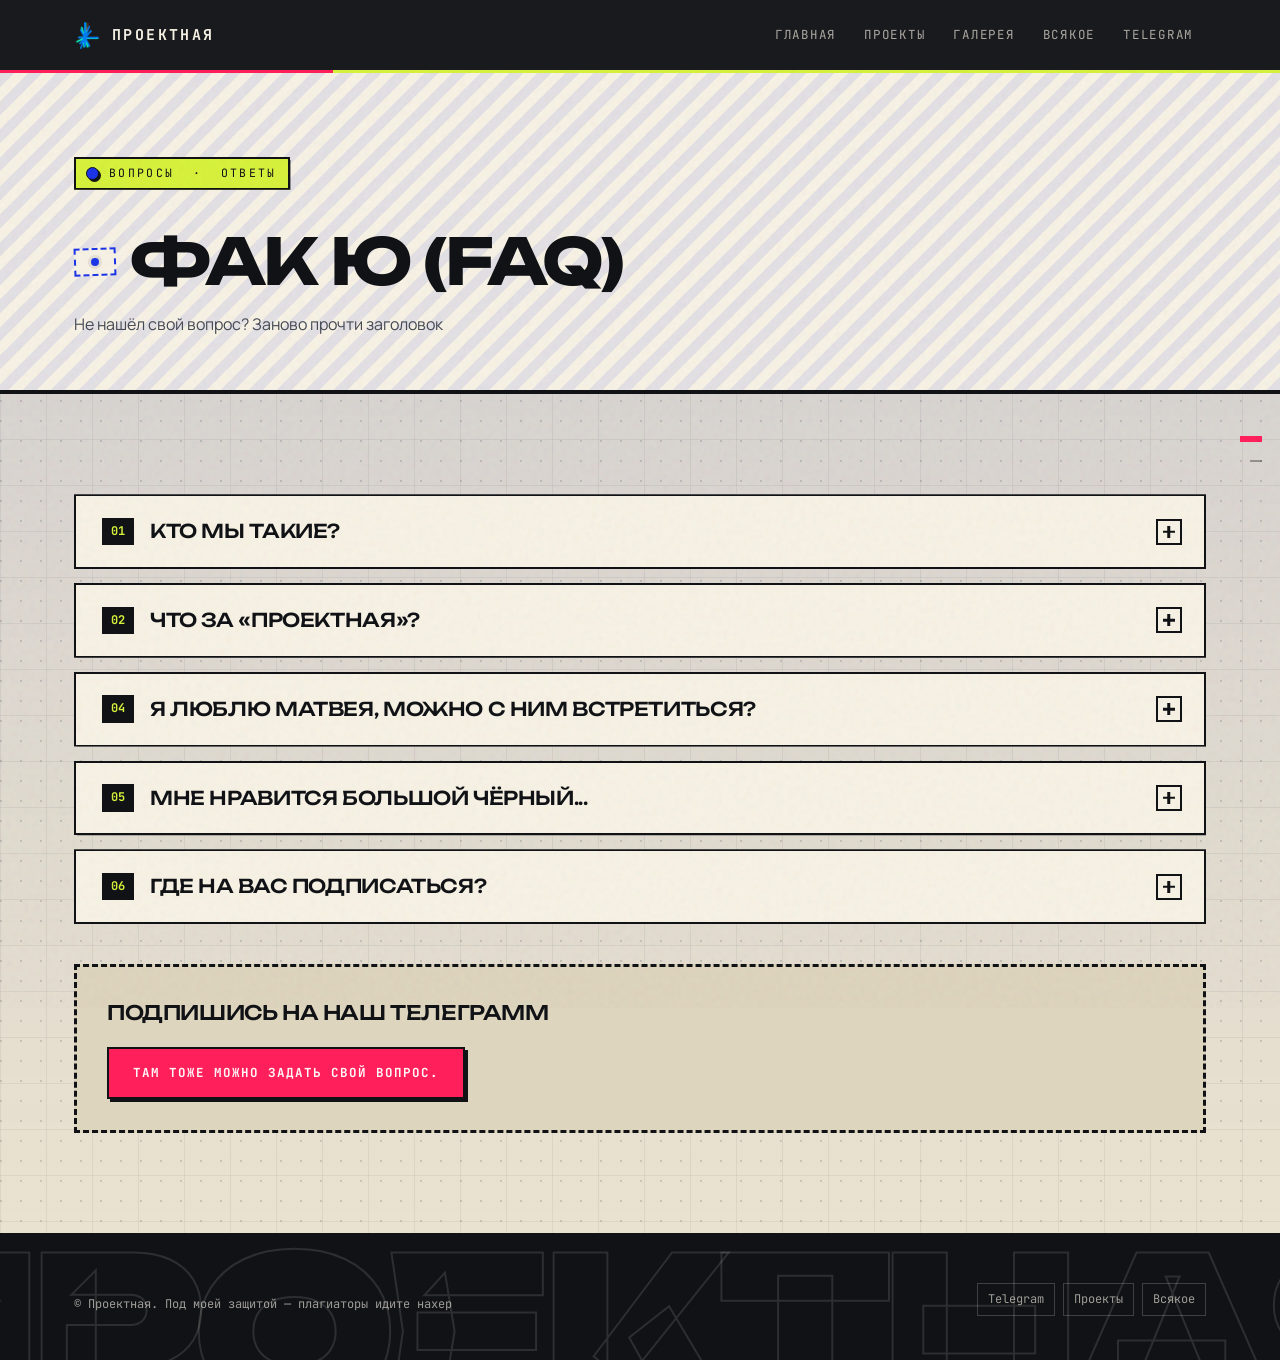
<file: faq.html>
<!DOCTYPE html>
<html lang="ru">
<head>
<meta charset="UTF-8" />
<meta name="viewport" content="width=device-width, initial-scale=1.0" />
<title>FAQ — Проектная</title>
<link rel="icon" href="favicon.png" />
<link rel="stylesheet" href="fonts.css" />
<link rel="stylesheet" href="style.css" />
<link rel="stylesheet" href="page-transition.css" />
<link rel="stylesheet" href="fx.css" />
</head>
<body>
  <script src="page-transition.js"></script>

<header class="site-header">
  <div class="wrap">
    <a class="brand" href="index.html"><span class="crosshair"></span>ПРОЕКТНАЯ</a>
    <button class="nav-toggle" aria-label="Меню"><span></span></button>
    <nav class="primary-nav">
      <a class="nav-link" href="index.html">Главная</a>
      <a class="nav-link" href="perehod.html">Проекты</a>
      <a class="nav-link" href="gallery.html">Галерея</a>
      <a class="nav-link" href="novosti.html">Всякое</a>
      <a class="nav-link" href="https://t.me/zmeygorinichochko" target="_blank" rel="noopener">Telegram</a>
    </nav>
  </div>
</header>

<section class="detail-head">
  <div class="wrap">
    <div class="eyebrow">Вопросы &nbsp;·&nbsp; ответы</div>
    <div class="detail-meta">
      <span class="stamp status-idea"></span><h1>Фак Ю (FAQ)</h1>
    </div>
    <p class="lead" style="max-width:52ch; color:var(--ink-dim); margin:0;">Не нашёл свой вопрос? Заново прочти заголовок</p>
  </div>
</section>

<section class="section">
  <div class="wrap">

    <div class="faq-list">

      <details class="faq-item">
        <summary>
          <span class="faq-index">01</span>
          <span class="faq-q">Кто мы такие?</span>
          <span class="faq-toggle"></span>
        </summary>
        <div class="faq-a">
          <p>Мы группа из трёх очкодронов, учавствуем в конкурсах, работаем с дронами в школьном БАСе.</p>
        </div>
      </details>

      <details class="faq-item">
        <summary>
          <span class="faq-index">02</span>
          <span class="faq-q">Что за «Проектная»?</span>
          <span class="faq-toggle"></span>
        </summary>
        <div class="faq-a">
          <p>Да как будто я знаю. Просто какой-то сайт созданый от нечего делать</p>
        </div>
      </details>

<!--      <details class="faq-item">
        <summary>
          <span class="faq-index">03</span>
          <span class="faq-q">Кто создал это "чудо"?</span>
          <span class="faq-toggle"></span>
        </summary>
        <div class="faq-a">
          <p>Так всё вам и расскажи. <a href="https://t.me/lilofff">https://t.me/lilofff</a> - он</p>
        </div>
      </details>-->

      <details class="faq-item">
        <summary>
          <span class="faq-index">04</span>
          <span class="faq-q">Я люблю Матвея, можно с ним встретиться?</span>
          <span class="faq-toggle"></span>
        </summary>
        <div class="faq-a">
          <p>Можно. Он попросил удалить его юз, ищите <a href="https://t.me/lilofff">сами😭😭😭</a> </p>
        </div>
      </details>

      <details class="faq-item">
        <summary>
          <span class="faq-index">05</span>
          <span class="faq-q">Мне нравится большой чёрный...</span>
          <span class="faq-toggle"></span>
        </summary>
        <div class="faq-a">
          <p>Это поощаряется контрактом. Подпишите <a href="https://t.me/AbaZKarabiner">cюда</a></p>
        </div>
      </details>

      <details class="faq-item">
        <summary>
          <span class="faq-index">06</span>
          <span class="faq-q">Где на вас подписаться?</span>
          <span class="faq-toggle"></span>
        </summary>
        <div class="faq-a">
          <p>У нас только <a href="https://t.me/zmeygorinichochko" target="_blank" rel="noopener">тг</a>. Возможно в скором времени будем и на других платформах.</p>
        </div>
      </details>

    </div>

    <div class="faq-cta">
      <p>Подпишись на наш телеграмм </p>
      <a class="btn btn-solid" href="https://t.me/zmeygorinichochko" target="_blank" rel="noopener">Там тоже можно задать свой вопрос.</a>
    </div>

  </div>
</section>

<footer class="site-footer">
  <div class="wrap">
    <p>© Проектная. Под моей защитой — плагиаторы идите нахер </p>
    <div class="footer-links">
      <a href="https://t.me/Eg20go" target="_blank" rel="noopener">Telegram</a>
      <a href="perehod.html">Проекты</a>
      <a href="novosti.html">Всякое</a>
    </div>
  </div>
</footer>

<script src="fx.js" defer></script>
<script src="app.js"></script>
</body>
</html>
</file>
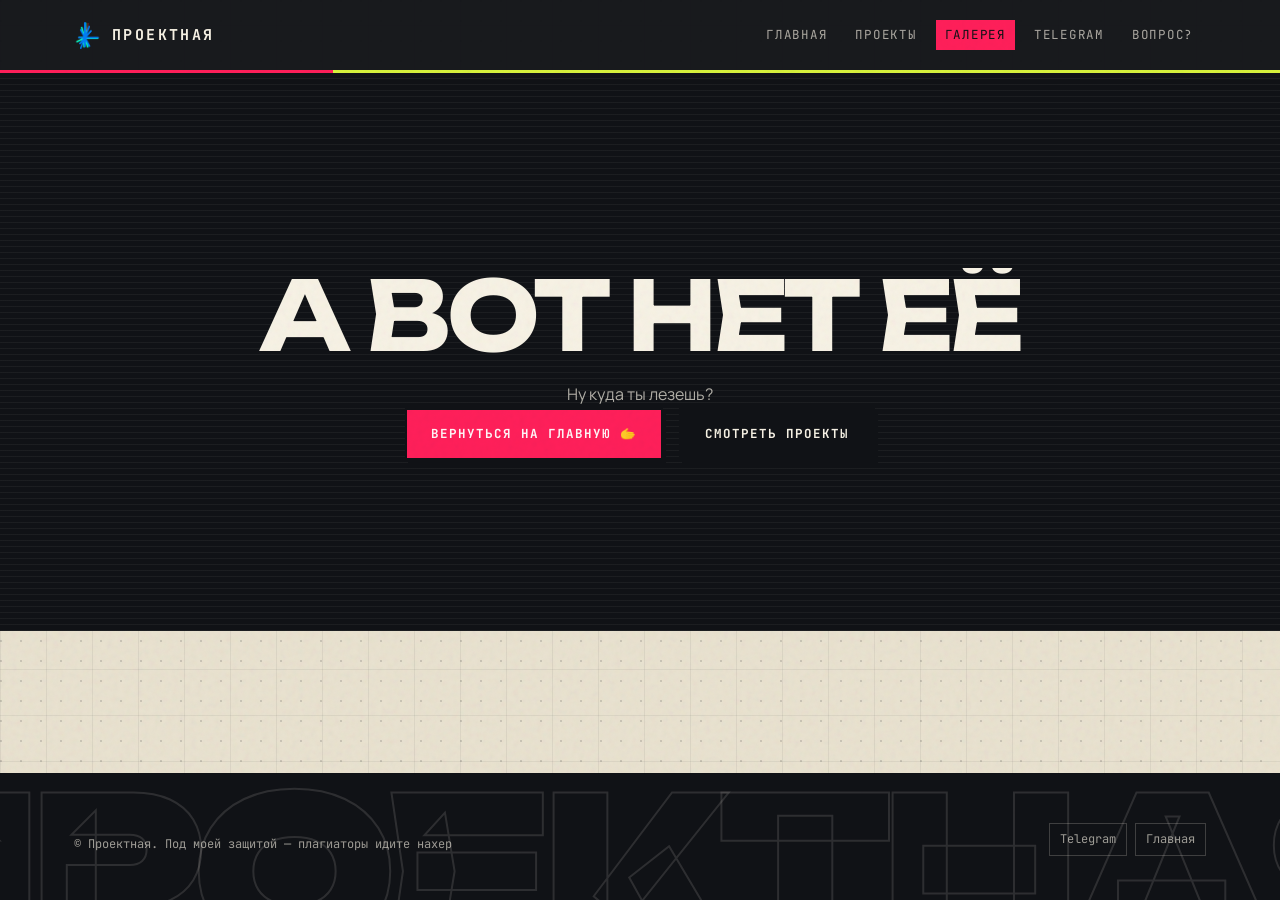
<file: gallery.html>
<!DOCTYPE html>
<html lang="ru">
<head>
<meta charset="UTF-8" />
<meta name="viewport" content="width=device-width, initial-scale=1.0" />
<title>Галерея — Проектная</title>
<link rel="icon" href="favicon.png" />
<link rel="stylesheet" href="fonts.css" />
<link rel="stylesheet" href="style.css" />
<link rel="stylesheet" href="page-transition.css" />
<link rel="stylesheet" href="fx.css" />
</head> 
<body>
  <script src="page-transition.js"></script>

<header class="site-header">
  <div class="wrap">
    <a class="brand" href="index.html"><span class="crosshair"></span>ПРОЕКТНАЯ</a>
    <button class="nav-toggle" aria-label="Меню"><span></span></button>
    <nav class="primary-nav">
      <a class="nav-link" href="index.html">Главная</a>
      <a class="nav-link" href="perehod.html">Проекты</a>
      <a class="nav-link is-current" href="gallery.html">Галерея</a>
      <a class="nav-link" href="https://t.me/zmeygorinichochko" target="_blank" rel="noopener">Telegram</a>
      <a class="nav-link" href="faq.html">Вопрос?</a>
    </nav>
  </div>
</header>

<div class="void">
  <div class="void-inner">
    <!-- <span class="stamp status-done">нихера тут нет</span>-->
    <h1>А вот нет её</h1>
    <p class="lead">Ну куда ты лезешь?</p>
    <div class="btn-row" style="justify-content:center;">
      <a class="btn btn-solid" href="index.html">Вернуться на главную 🫱</a>
      <a class="btn" href="perehod.html">Смотреть проекты</a>
    </div>
  </div>
</div>

<footer class="site-footer">
  <div class="wrap">
    <p>© Проектная. Под моей защитой — плагиаторы идите нахер</p>
    <div class="footer-links">
      <a href="https://t.me/zmeygorinichochko" target="_blank" rel="noopener">Telegram</a>
      <a href="index.html">Главная</a>
    </div>
  </div>
</footer>

<script src="fx.js" defer></script>
<script src="app.js"></script>
</body>
</html>
</file>
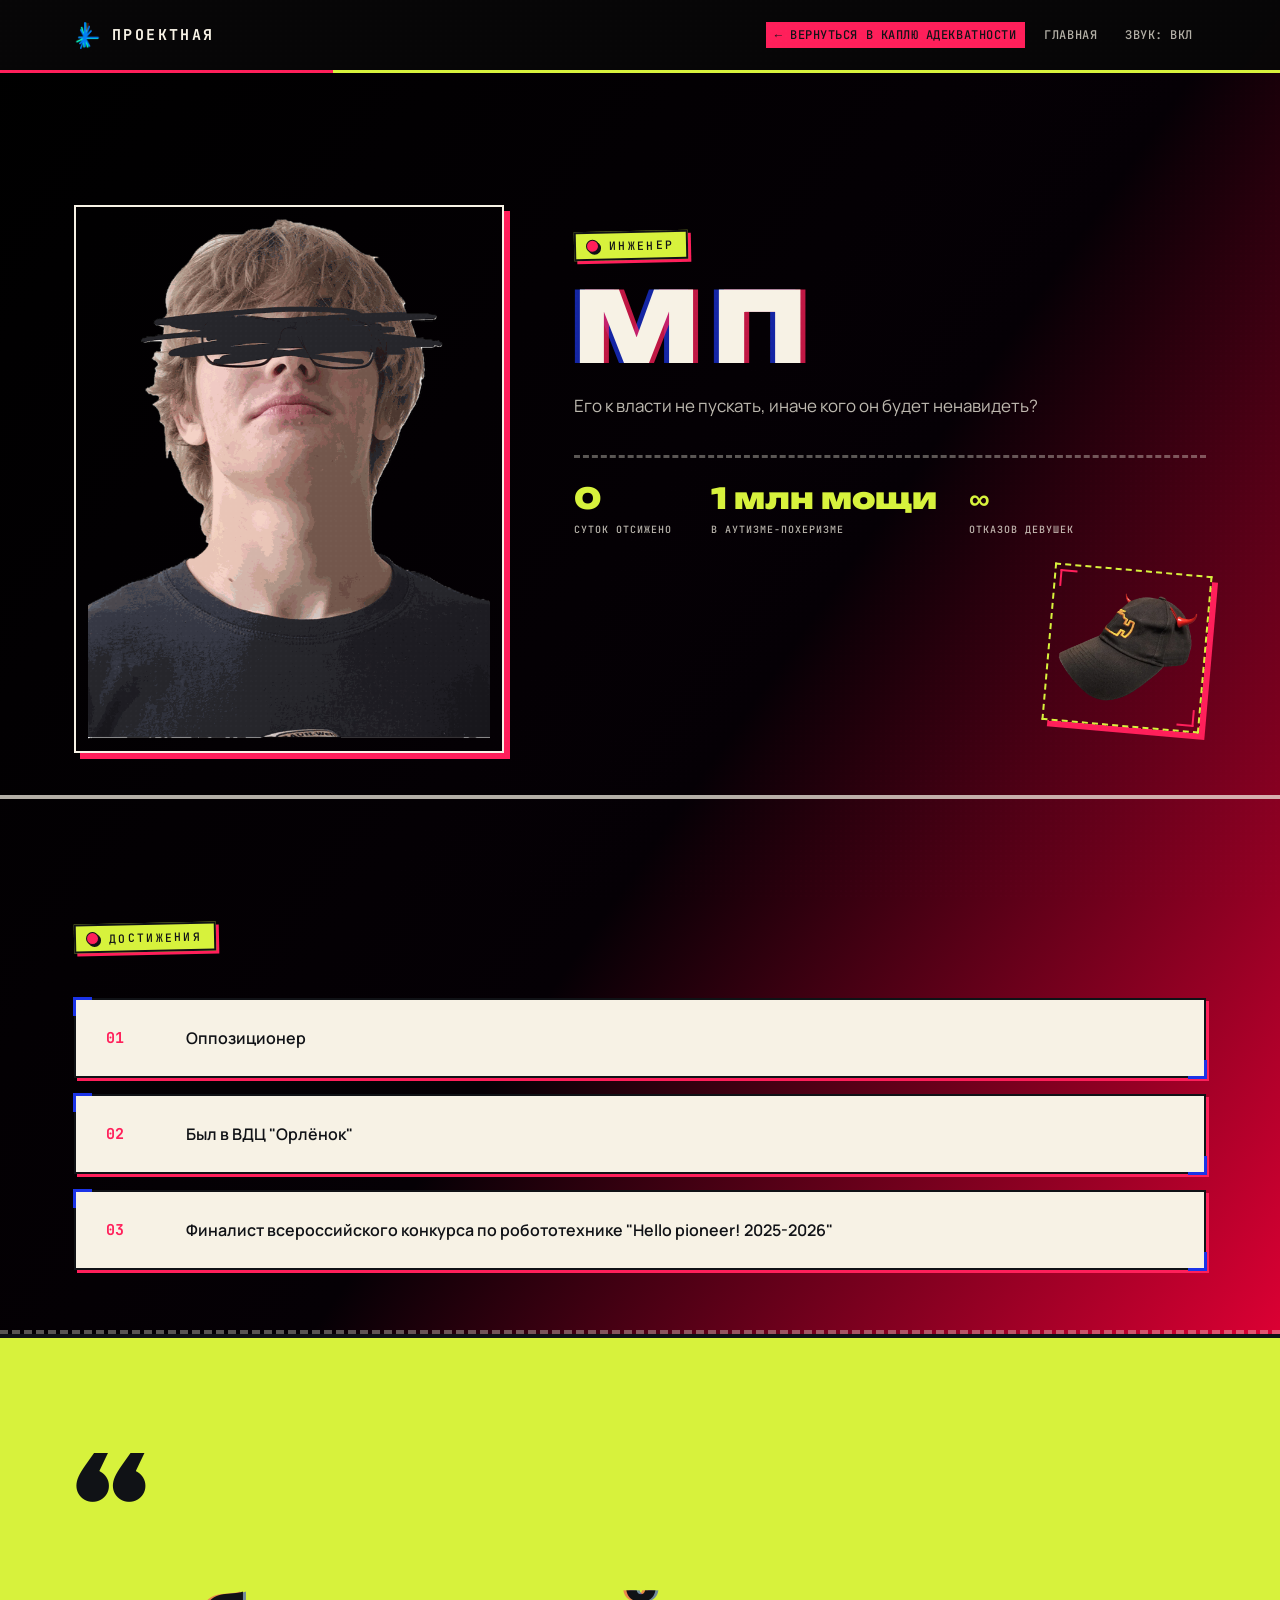
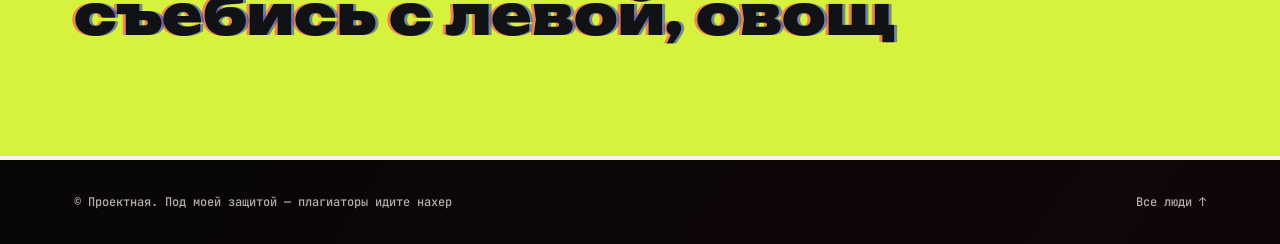
<file: m.html>
<!doctype html>
<html lang="ru">
<head>
  <meta charset="utf-8">
  <meta name="viewport" content="width=device-width, initial-scale=1.0">
  <title>М П</title>
  <link rel="icon" href="favicon.png" />
  <link rel="stylesheet" href="fonts.css">
  <link rel="stylesheet" href="portfolio.css">
  <link rel="stylesheet" href="fx.css" />
  <link rel="stylesheet" href="page-transition.css" />
  <style>

    :root {
      --ink: #101216;
      --paper: #f7f2e5;
      --acid: #d7f23c;
      --red: #ff1f5a;
      --blue: #1b34e8;
      --dim: rgba(247, 242, 229, .76);
      --line: rgba(247, 242, 229, .35);
    }

    * { box-sizing: border-box; }
    html { scroll-behavior: smooth; }
    body {
      min-height: 100vh;
      margin: 0;
      overflow-x: hidden;
      color: var(--paper);
      font: 16px/1.62 Manrope, sans-serif;
      -webkit-font-smoothing: antialiased;
      background: linear-gradient(125deg, #000 0%, #050005 22%, #ff003b 42%, #070006 55%, #000 78%, #d90032 91%, #000 100%);
      background-size: 220% 220%;
      animation: redBlackShift 19s ease-in-out infinite alternate;
    }
    @keyframes redBlackShift {
      0% { background-position: 0% 50%; }
      50% { background-position: 100% 46%; }
      100% { background-position: 18% 60%; }
    }
    ::selection { background: var(--red); color: var(--acid); }
    html { scrollbar-color: var(--red) #0a0708; scrollbar-width: thin; }
    ::-webkit-scrollbar { width: 10px; }
    ::-webkit-scrollbar-track { background: #0a0708; }
    ::-webkit-scrollbar-thumb { background: var(--red); border: 2px solid #0a0708; }
    ::-webkit-scrollbar-thumb:hover { background: var(--acid); }
    img { display: block; max-width: 100%; }
    a { color: inherit; }
    h1, h2, h3 {
      margin: 0;
      font-family: Unbounded, sans-serif;
      line-height: .98;
      letter-spacing: -.045em;
      text-transform: uppercase;
    }
    .wrap { width: min(1180px, 100%); margin-inline: auto; padding-inline: 24px; }

    .noise {
      position: fixed;
      z-index: 100;
      inset: 0;
      pointer-events: none;
      opacity: .17;
      background-image: radial-gradient(circle at 1px 1px, rgba(255,255,255,.34) .6px, transparent 1px);
      background-size: 5px 5px;
      mix-blend-mode: soft-light;
    }
    .site-header {
      position: sticky;
      z-index: 40;
      top: 0;
      color: var(--paper);
      background: rgba(8,7,8,.94);
      border-bottom: 3px solid var(--acid);
    }
    .site-header::after {
      position: absolute;
      bottom: -3px;
      left: 0;
      width: 26%;
      height: 3px;
      background: var(--red);
      content: "";
      animation: headerSweep 6.5s cubic-bezier(.62,0,.35,1) infinite;
    }
    @keyframes headerSweep {
      0% { transform: translateX(-115%); }
      52% { transform: translateX(300%); }
      100% { transform: translateX(-115%); }
    }
    .header-inner { min-height: 70px; display: flex; align-items: center; justify-content: space-between; gap: 24px; }
    .brand {
      display: inline-flex;
      align-items: center;
      color: var(--paper);
      text-decoration: none;
      font: 700 15px/1 "JetBrains Mono", monospace;
      letter-spacing: .16em;
    }
    /*.crosshair {
      position: relative;
      display: inline-grid;
      width: 27px;
      height: 27px;
      margin-right: 11px;
      place-items: center;
      animation: logoSpin 16s linear infinite;
    }
    .crosshair::before { width: 13px; height: 13px; border: 2px solid var(--acid); border-radius: 50%; content: ""; }
    .crosshair::after { position: absolute; width: 5px; height: 5px; background: var(--red); border-radius: 50%; content: ""; }*/
    @keyframes logoSpin { to { rotate: 360deg; } }
    .primary-nav { display: flex; align-items: center; gap: 2px; }
    .nav-link {
      position: relative;
      z-index: 1;
      overflow: hidden;
      padding: 9px 13px;
      color: rgba(247,242,229,.72);
      text-decoration: none;
      font: 500 12px "JetBrains Mono", monospace;
      letter-spacing: .045em;
      text-transform: uppercase;
    }
    .nav-link::after {
      position: absolute;
      z-index: -1;
      inset: 4px;
      background: var(--acid);
      content: "";
      transform: scaleX(0);
      transform-origin: 0 50%;
      transition: transform .32s cubic-bezier(.77,0,.18,1);
    }
    .nav-link:hover::after, .nav-link.is-current::after { transform: scaleX(1); }
    .nav-link:hover, .nav-link.is-current { color: var(--ink); }
    .nav-link.is-current::after { background: var(--red); }

    .profile-hero { position: relative; padding: 55px 0 74px; border-bottom: 4px solid rgba(247,242,229,.72); }
    .profile-grid {
      display: grid;
      grid-template-columns: 430px minmax(0, 1fr);
      align-items: center;
      gap: 70px;
      margin-top: 45px;
    }
    .profile-photo {
      position: relative;
      overflow: hidden;
      min-height: 544px;
      padding: 12px;
      background: transparent;
      border: 2px solid var(--paper);
      box-shadow: 6px 6px 0 var(--red);
      transition: transform .35s cubic-bezier(.16,1,.3,1), box-shadow .35s ease;
    }
    .profile-photo:hover { transform: translate(-4px,-4px) rotate(-.6deg); box-shadow: 12px 12px 0 var(--acid); }
    .profile-image { position: relative; z-index: 1; width: 100%; height: 520px; object-fit: cover; }
    .profile-placeholder {
      position: absolute;
      inset: 12px;
      display: grid;
      color: rgba(247,242,229,.5);
      font: 500 11px "JetBrains Mono", monospace;
      place-items: center;
    }
    .profile-copy .eyebrow, .section-head .eyebrow {
      display: flex;
      align-items: center;
      gap: 10px;
      width: fit-content;
      padding: 5px 12px 5px 10px;
      color: var(--ink);
      background: var(--acid);
      border: 2px solid var(--ink);
      box-shadow: 3px 3px 0 var(--red);
      transform: rotate(-1.2deg);
      font: 500 11.5px "JetBrains Mono", monospace;
      letter-spacing: .2em;
    }
    .eyebrow::before {
      flex: none;
      width: 11px;
      height: 11px;
      background: var(--red);
      border: 1.5px solid var(--ink);
      border-radius: 50%;
      box-shadow: 2px 2px 0 var(--ink);
      content: "";
    }
    .profile-copy h1 {
      margin: 18px 0;
      font-size: clamp(52px, 8.6vw, 98px);
      font-weight: 900;
      text-shadow: 5px 0 rgba(255,31,90,.75), -5px 0 rgba(27,52,232,.7);
    }
    .profile-copy > p { max-width: 52ch; color: var(--dim); font-size: 17px; }
    .stats {
      display: flex;
      flex-wrap: wrap;
      gap: 32px;
      margin-top: 35px;
      padding-top: 25px;
      border-top: 3px dashed var(--line);
    }
    .stats > div { min-width: 105px; }
    .stats b { display: block; color: var(--acid); font: 900 29px/1.1 Unbounded, sans-serif; }
    .stats span { color: rgba(247,242,229,.74); font: 500 10px "JetBrains Mono", monospace; letter-spacing: .1em; text-transform: uppercase; }

    .sticker-slot {
      position: relative;
      display: grid;
      width: 158px;
      height: 158px;
      margin: 28px 0 0 auto;
      overflow: hidden;
      padding: 10px;
      color: var(--paper);
      background: #16111400;
      border: 2px dashed var(--acid);
      box-shadow: 6px 6px 0 var(--red);
      transform: rotate(5deg);
      place-items: center;
    }
    .sticker-slot::before, .sticker-slot::after {
      position: absolute;
      z-index: 3;
      width: 15px;
      height: 15px;
      border: 2px solid var(--red);
      content: "";
      pointer-events: none;
    }
    .sticker-slot::before { top: 4px; left: 4px; border-right: 0; border-bottom: 0; }
    .sticker-slot::after { right: 4px; bottom: 4px; border-left: 0; border-top: 0; }
    .sticker-image { position: absolute; z-index: 2; inset: 10px; width: calc(100% - 20px); height: calc(100% - 20px); object-fit: contain; }
    .sticker-placeholder { display: grid; justify-items: center; gap: 8px; text-align: center; }
    .sticker-placeholder strong { color: var(--acid); font: 700 10px "JetBrains Mono", monospace; letter-spacing: .12em; }
    .sticker-placeholder span { color: rgba(247,242,229,.58); font: 500 9px "JetBrains Mono", monospace; overflow-wrap: anywhere; }
    .sticker-cross { color: var(--red); font: 500 32px/1 "JetBrains Mono", monospace; }

    .section { padding: 92px 0; }
    .section-head { margin-bottom: 46px; }
    .section-head h2 { display: inline-block; position: relative; margin-top: 16px; color: var(--paper); font-size: clamp(28px,4.6vw,52px); }
    .section-head h2::after { position: absolute; bottom: -9px; left: 0; width: 0; height: 9px; background: var(--red); content: ""; transition: width .5s cubic-bezier(.16,1,.3,1); }
    .section-head h2:hover::after { width: 100%; }
    .achievement-list { display: grid; gap: 16px; }
    .achievement {
      position: relative;
      display: grid;
      grid-template-columns: 60px 1fr auto;
      align-items: center;
      gap: 20px;
      padding: 26px 30px;
      color: var(--ink);
      background: var(--paper);
      border: 2px solid var(--ink);
      box-shadow: 3px 3px 0 var(--red);
      transition: transform .3s cubic-bezier(.16,1,.3,1), box-shadow .3s ease, background .3s ease;
    }
    .achievement::before, .achievement::after {
      position: absolute;
      z-index: 2;
      width: 16px;
      height: 16px;
      border: 3px solid var(--blue);
      content: "";
      pointer-events: none;
    }
    .achievement::before { top: -3px; left: -3px; border-right: 0; border-bottom: 0; }
    .achievement::after { right: -3px; bottom: -3px; border-left: 0; border-top: 0; }
    .achievement:hover { transform: translateX(12px); box-shadow: 10px 10px 0 var(--ink); background: var(--acid); }
    .achievement > span { color: var(--red); font: 900 15px "JetBrains Mono", monospace; }
    .achievement h3 { font: 600 16px/1.5 Manrope, sans-serif; letter-spacing: 0; text-transform: none; }
    .quote { color: var(--ink); background: var(--acid); border-top: 4px solid var(--ink); }
    .quote-mark { color: var(--ink); font: 900 120px/.6 Unbounded, sans-serif; }
    .quote p { max-width: 900px; color: var(--ink); font: 900 clamp(26px,4.4vw,54px)/1 Unbounded, sans-serif; text-shadow: 3px 0 rgba(27,52,232,.55), -3px 0 rgba(255,31,90,.5); }
    .site-footer { padding: 34px 0; background: rgba(8,7,8,.96); border-top: 4px solid var(--paper); }
    .site-footer .wrap { display: flex; justify-content: space-between; gap: 20px; flex-wrap: wrap; }
    .site-footer p, .site-footer a { margin: 0; color: rgba(247,242,229,.72); text-decoration: none; font: 500 12px "JetBrains Mono", monospace; }
    .site-footer a:hover { color: var(--ink); background: var(--acid); }
    .reveal { opacity: 1; }

    @media (max-width: 900px) {
      .profile-grid { grid-template-columns: minmax(270px,.85fr) 1fr; gap: 42px; }
      .sticker-slot { width: 135px; height: 135px; }
    }
    @media (max-width: 760px) {
      .header-inner { min-height: 0; flex-wrap: wrap; gap: 8px; padding-block: 10px; }
      .primary-nav { flex-wrap: wrap; justify-content: flex-end; }
      .profile-hero { padding: 36px 0 58px; }
      .profile-grid { grid-template-columns: 1fr; gap: 35px; margin-top: 34px; }
      .profile-photo { width: min(100%,430px); min-height: min(112vw,494px); }
      .profile-image { height: min(112vw,470px); }
      .profile-copy { padding-top: 12px; }
      .profile-copy h1 { font-size: clamp(60px,19vw,88px); }
      .stats { gap: 22px; }
      .stats > div { max-width: 45%; }
      .sticker-slot { width: 126px; height: 126px; }
      .section { padding: 66px 0; }
      .achievement { grid-template-columns: 35px 1fr; gap: 14px; padding: 22px 18px; }
      .site-footer .wrap { flex-direction: column; }
      .quote-mark { font-size: 94px; }
    }
    @media (prefers-reduced-motion: reduce) {
      *, *::before, *::after { animation-duration: .01ms !important; animation-iteration-count: 1 !important; transition-duration: .01ms !important; }
    }
  </style>
</head>
<body>
  <script src="page-transition.js"></script>

  <div class="noise"></div>
  <header class="site-header"><div class="wrap header-inner">
    <a class="brand" href="portfolio.html"><span class="crosshair"></span>ПРОЕКТНАЯ</a>
    <nav class="primary-nav"><a class="nav-link is-current" href="portfolio.html">← Вернуться в каплю адекватности</a><a class="nav-link" href="index.html">Главная</a><button class="nav-link sound-toggle" id="soundToggle" type="button" aria-pressed="true" hidden>ЗВУК: ВКЛ</button></nav>
  </div>
  </header>

  <main id="profile">
    <section class="profile-hero">
      <div class="wrap">
        <div class="profile-grid">
          <div class="profile-photo reveal">
            <img class="profile-image" src="EMA_1.png" alt="М" decoding="async" fetchpriority="high">
          </div>
          <div class="profile-copy reveal">
            <div class="eyebrow">ИНЖЕНЕР</div>
            <h1>М П</h1>
            <p>Его к власти не пускать, иначе кого он будет ненавидеть?</p>
            <div class="stats">
              <div><b>0</b><span>суток отсижено</span></div>
              <div><b>1 млн мощи</b><span>в аутизме-похеризме</span></div>
              <div><b>∞</b><span>отказов девушек</span></div>
            </div>
            <div class="sticker-slot" aria-label="Место для стикера">
              <img class="sticker-image" src="assets/images/kepka.webp" alt="Стикер" width="480" height="384" decoding="async">
            </div>
          </div>
        </div>
      </div>
    </section>

    <section class="section achievements">
      <div class="wrap">
        <div class="section-head reveal">
          <div class="eyebrow">ДОСТИЖЕНИЯ</div>
         <!-- <h2>Что сделано</h2>-->
        </div>
        <div class="achievement-list">
          <article class="achievement reveal"><span>01</span><h3>Оппозиционер</h3><i aria-hidden="true"></i></article>
          <article class="achievement reveal"><span>02</span><h3>Был в ВДЦ "Орлёнок"</h3><i aria-hidden="true"></i></article>
          <article class="achievement reveal"><span>03</span><h3>Финалист всероссийского конкурса по робототехнике "Hello pioneer! 2025-2026"</h3><i aria-hidden="true"></i></article>
        </div>
      </div>
    </section>

    <section class="section quote">
      <div class="wrap">
        <div class="quote-mark reveal" aria-hidden="true">“</div>
        <p class="reveal">съебись с левой, овощ</p>
      </div>
    </section>
  </main>

  <footer class="site-footer">
    <div class="wrap">
      <p>© Проектная. Под моей защитой — плагиаторы идите нахер</p>
      <a href="portfolio.html">Все люди ↑</a>
    </div>
  </footer>

  <script src="march.js" defer></script>
</body>
</html>
</file>
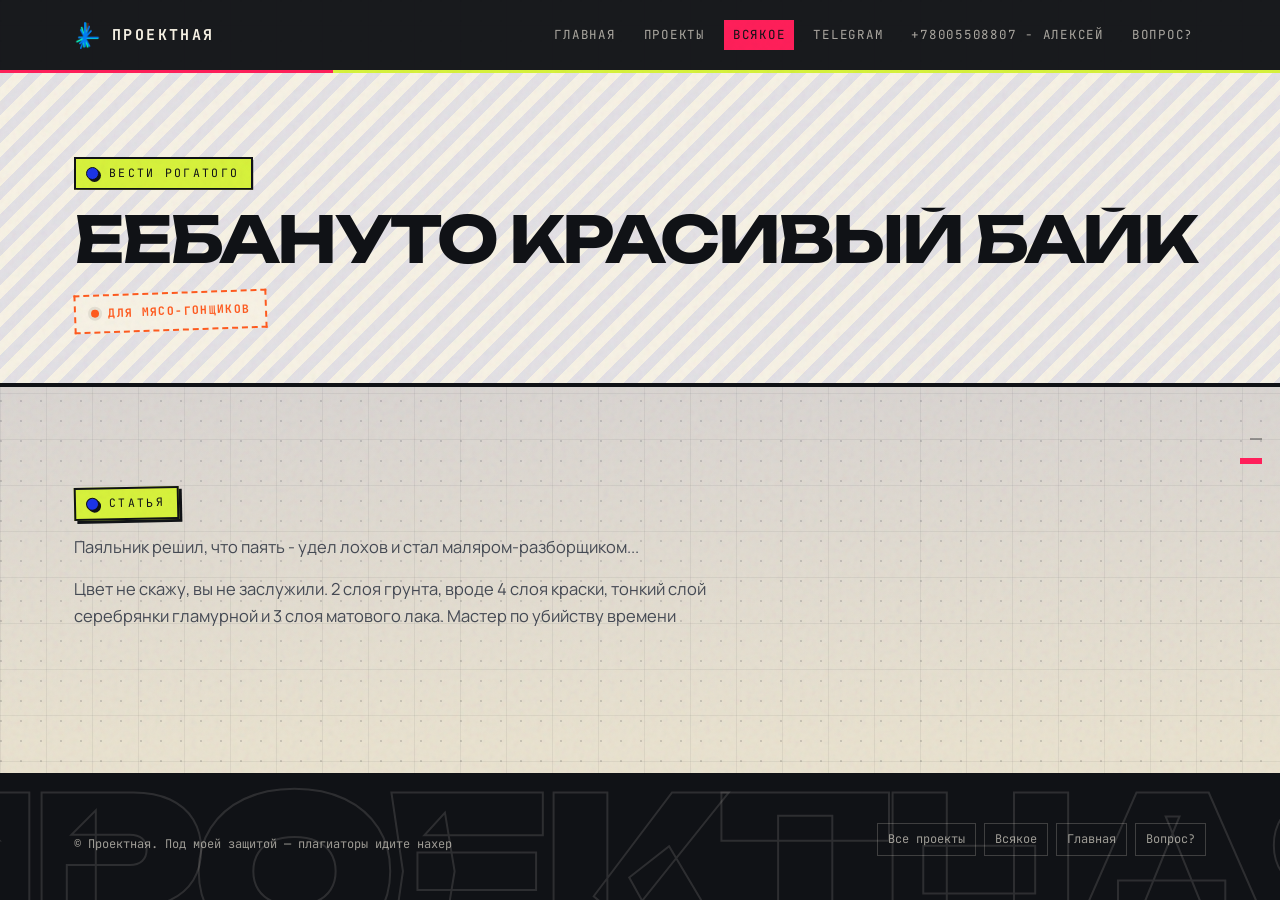
<file: n1.html>
<!DOCTYPE html>
<html lang="ru">
<head>
<meta charset="UTF-8" />
<meta name="viewport" content="width=device-width, initial-scale=1.0" />
<title>Вести паяльника</title>
<link rel="icon" href="favicon.png" />
<link rel="stylesheet" href="fonts.css" />
<link rel="stylesheet" href="style.css" />
<link rel="stylesheet" href="page-transition.css" />
<link rel="stylesheet" href="fx.css" />
</head>
<body>
  <script src="page-transition.js"></script>

<header class="site-header">
  <div class="wrap">
    <a class="brand" href="index.html"><span class="crosshair"></span>ПРОЕКТНАЯ</a>
    <button class="nav-toggle" aria-label="Меню"><span></span></button>
    <nav class="primary-nav">
      <a class="nav-link" href="index.html">Главная</a>
      <a class="nav-link" href="perehod.html">Проекты</a>
      <a class="nav-link is-current" href="novosti.html">Всякое</a>
      <a class="nav-link" href="https://t.me/zmeygorinichochko" target="_blank" rel="noopener">Telegram</a>
      <a class="nav-link" href="https://t.me/lilofff" target="_blank" rel="noopener">+78005508807 - Алексей </a>
      <a class="nav-link" href="faq.html">Вопрос?</a>
    </nav>
  </div>
</header>

<section class="detail-head">
  <div class="wrap">
    <div class="eyebrow">Вести Рогатого</div>
    <h1>ЕЕбануто красивый байк</h1>
    <div class="detail-meta">
      <span class="stamp status-done">Для мясо-гонщиков</span>
    </div>
  </div>
</section>

<section class="section">
  <div class="wrap">
    <div class="eyebrow" style="margin-bottom:14px;">статья</div>
    <div class="prose">
      <p>Паяльник решил, что паять - удел лохов и стал маляром-разборщиком...</p>
      <p>Цвет не скажу, вы не заслужили. 2 слоя грунта, вроде 4 слоя краски, тонкий слой серебрянки гламурной и 3 слоя матового лака. Мастер по убийству времени</p>
      <p></p>
    </div>

    <!--<div class="eyebrow" style="margin:44px 0 6px;">Далее</div>-->

  
</section>

<footer class="site-footer">
  <div class="wrap">
    <p>© Проектная. Под моей защитой — плагиаторы идите нахер</p>
    <div class="footer-links">
      <a href="perehod.html">Все проекты</a>
      <a href="novosti.html">Всякое</a>
      <a href="index.html">Главная</a>
      <a href="faq.html">Вопрос?</a>
    </div>
  </div>
</footer>

<script src="fx.js" defer></script>
<script src="app.js"></script>
</body>
</html>
</file>
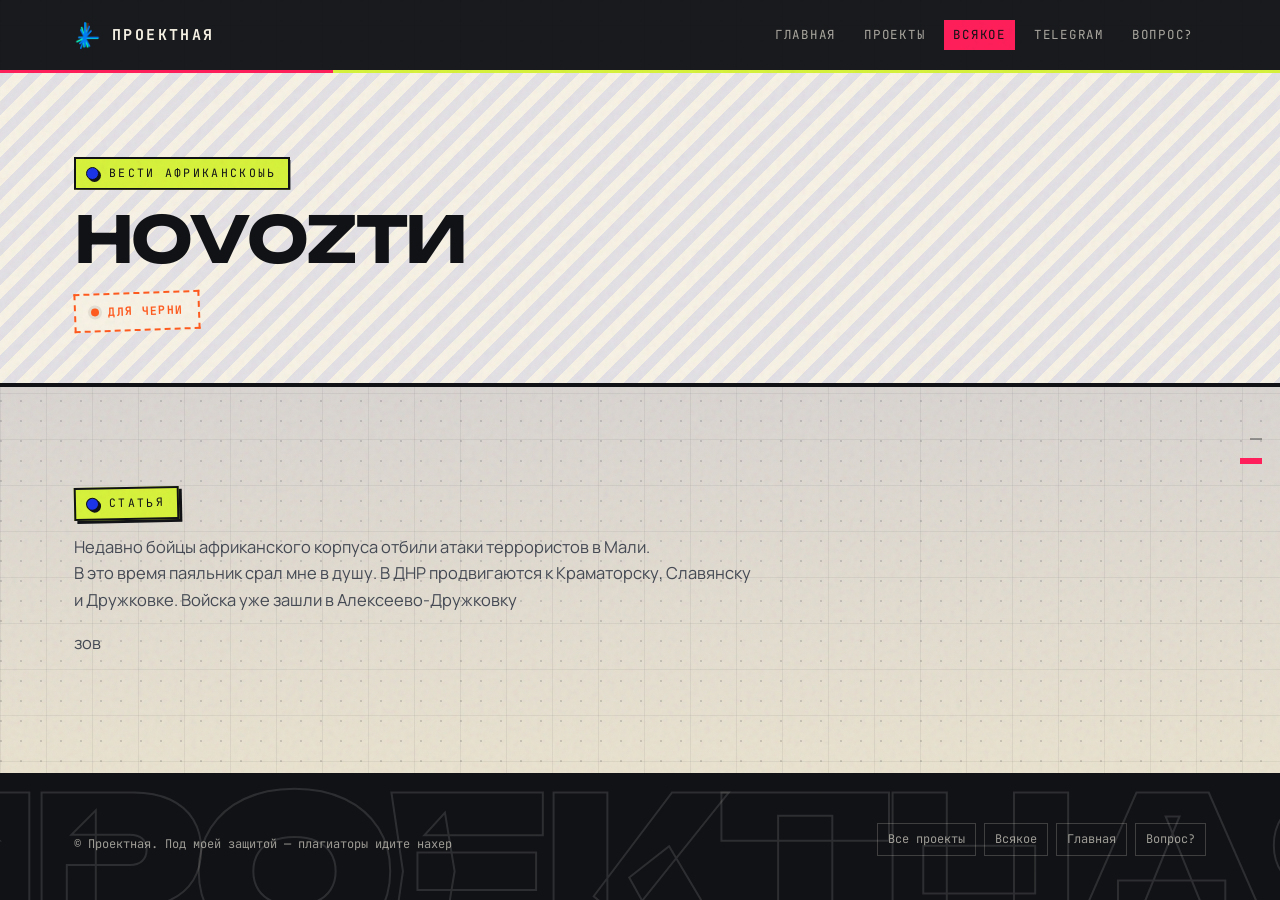
<file: n2.html>
<!DOCTYPE html>
<html lang="ru">
<head>
<meta charset="UTF-8" />
<meta name="viewport" content="width=device-width, initial-scale=1.0" />
<title>Вести африканского</title> 
<link rel="icon" href="favicon.png" />
<link rel="stylesheet" href="fonts.css" />
<link rel="stylesheet" href="style.css" />
<link rel="stylesheet" href="page-transition.css" />
<link rel="stylesheet" href="fx.css" />
</head>
<body>
  <script src="page-transition.js"></script>

<header class="site-header">
  <div class="wrap">
    <a class="brand" href="index.html"><span class="crosshair"></span>ПРОЕКТНАЯ</a>
    <button class="nav-toggle" aria-label="Меню"><span></span></button>
    <nav class="primary-nav">
      <a class="nav-link" href="index.html">Главная</a>
      <a class="nav-link" href="perehod.html">Проекты</a>
      <a class="nav-link is-current" href="novosti.html">Всякое</a>
      <a class="nav-link" href="https://t.me/zmeygorinichochko" target="_blank" rel="noopener">Telegram</a>
      <a class="nav-link" href="faq.html">Вопрос?</a>
    </nav>
  </div>
</header>

<section class="detail-head">
  <div class="wrap">
    <div class="eyebrow">Вести африканского</div>
    <h1>НоVоZти</h1>
    <div class="detail-meta">
      <span class="stamp status-done">Для черни</span>
    </div>
  </div>
</section>

<section class="section">
  <div class="wrap">
    <div class="eyebrow" style="margin-bottom:14px;">статья</div>
    <div class="prose">
      <p>Недавно бойцы африканского корпуса отбили атаки террористов в Мали.<br> В это время паяльник срал мне в душу. В ДНР продвигаются к Краматорску, Славянску и Дружковке. Войска уже зашли в Алексеево-Дружковку</p>
      <p>зов</p>
      <p></p>
    </div>

    <!--<div class="eyebrow" style="margin:44px 0 6px;">Далее</div>-->

  
</section>

<footer class="site-footer">
  <div class="wrap">
    <p>© Проектная. Под моей защитой — плагиаторы идите нахер</p>
    <div class="footer-links">
      <a href="perehod.html">Все проекты</a>
      <a href="novosti.html">Всякое</a>
      <a href="index.html">Главная</a>
      <a href="faq.html">Вопрос?</a>
    </div>
  </div>
</footer>

<script src="fx.js" defer></script>
<script src="app.js"></script>
</body>
</html>
</file>
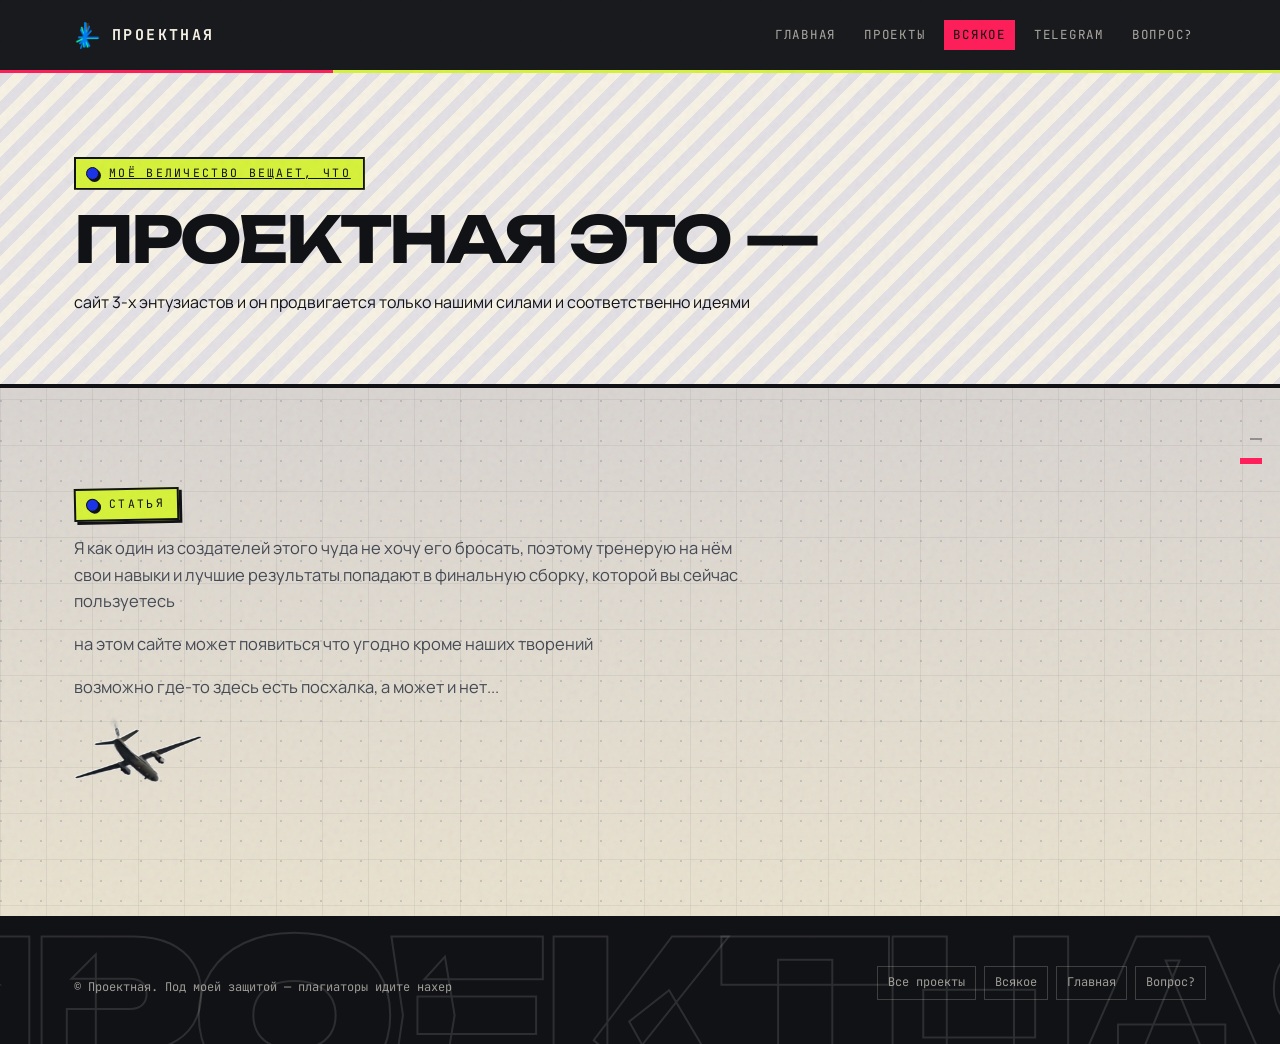
<file: n3.html>
<!DOCTYPE html>
<html lang="ru">
<head>
<meta charset="UTF-8" />
<meta name="viewport" content="width=device-width, initial-scale=1.0" />
<title>Письмо от князя</title>
<link rel="icon" href="favicon.png" />
<link rel="stylesheet" href="fonts.css" />
<link rel="stylesheet" href="style.css" />
<link rel="stylesheet" href="page-transition.css" />
<link rel="stylesheet" href="fx.css" />
</head>
<body>
  <script src="page-transition.js"></script>

<header class="site-header">
  <div class="wrap">
    <a class="brand" href="index.html"><span class="crosshair"></span>ПРОЕКТНАЯ</a>
    <button class="nav-toggle" aria-label="Меню"><span></span></button>
    <nav class="primary-nav">
      <a class="nav-link" href="index.html">Главная</a>
      <a class="nav-link" href="perehod.html">Проекты</a>
      <a class="nav-link is-current" href="novosti.html">Всякое</a>
      <a class="nav-link" href="https://t.me/zmeygorinichochko" target="_blank" rel="noopener">Telegram</a>
      <a class="nav-link" href="faq.html">Вопрос?</a>
    </nav>
  </div>
</header>

<section class="detail-head">
  <div class="wrap">
    <div class="eyebrow"><a href="00.html">Моё величество вещает, что</a></div>
    <h1>Проектная это —</h1>
    <!-- <div class="detail-meta"> 
      <span class="stamp status-done">ыыы</span>
    </div>-->
    <p>сайт 3-х энтузиастов и он продвигается только нашими силами и соответственно идеями</p>
  </div>
</section>

<section class="section">
  <div class="wrap">
    <div class="eyebrow" style="margin-bottom:14px;">статья</div>
    <div class="prose">
      <p>Я как один из создателей этого чуда не хочу его бросать, поэтому тренерую на нём свои навыки и лучшие результаты попадают в финальную сборку, которой вы сейчас пользуетесь</p>
      <p>на этом сайте может появиться что угодно кроме наших творений</p>
      <p>возможно где-то здесь есть посхалка, а может и нет...</p>
    </div>
    <img src="fly.png" weight="50" height="100s" loading="lazy">

    <!--<div class="eyebrow" style="margin:44px 0 6px;">Далее</div>-->

  
</section>

<footer class="site-footer">
  <div class="wrap">
    <p>© Проектная. Под моей защитой — плагиаторы идите нахер</p>
    <div class="footer-links">
      <a href="perehod.html">Все проекты</a>
      <a href="novosti.html">Всякое</a>
      <a href="index.html">Главная</a>
      <a href="faq.html">Вопрос?</a>
    </div>
  </div>
</footer>

<script src="fx.js" defer></script>
<script src="app.js"></script>
</body>
</html>
</file>
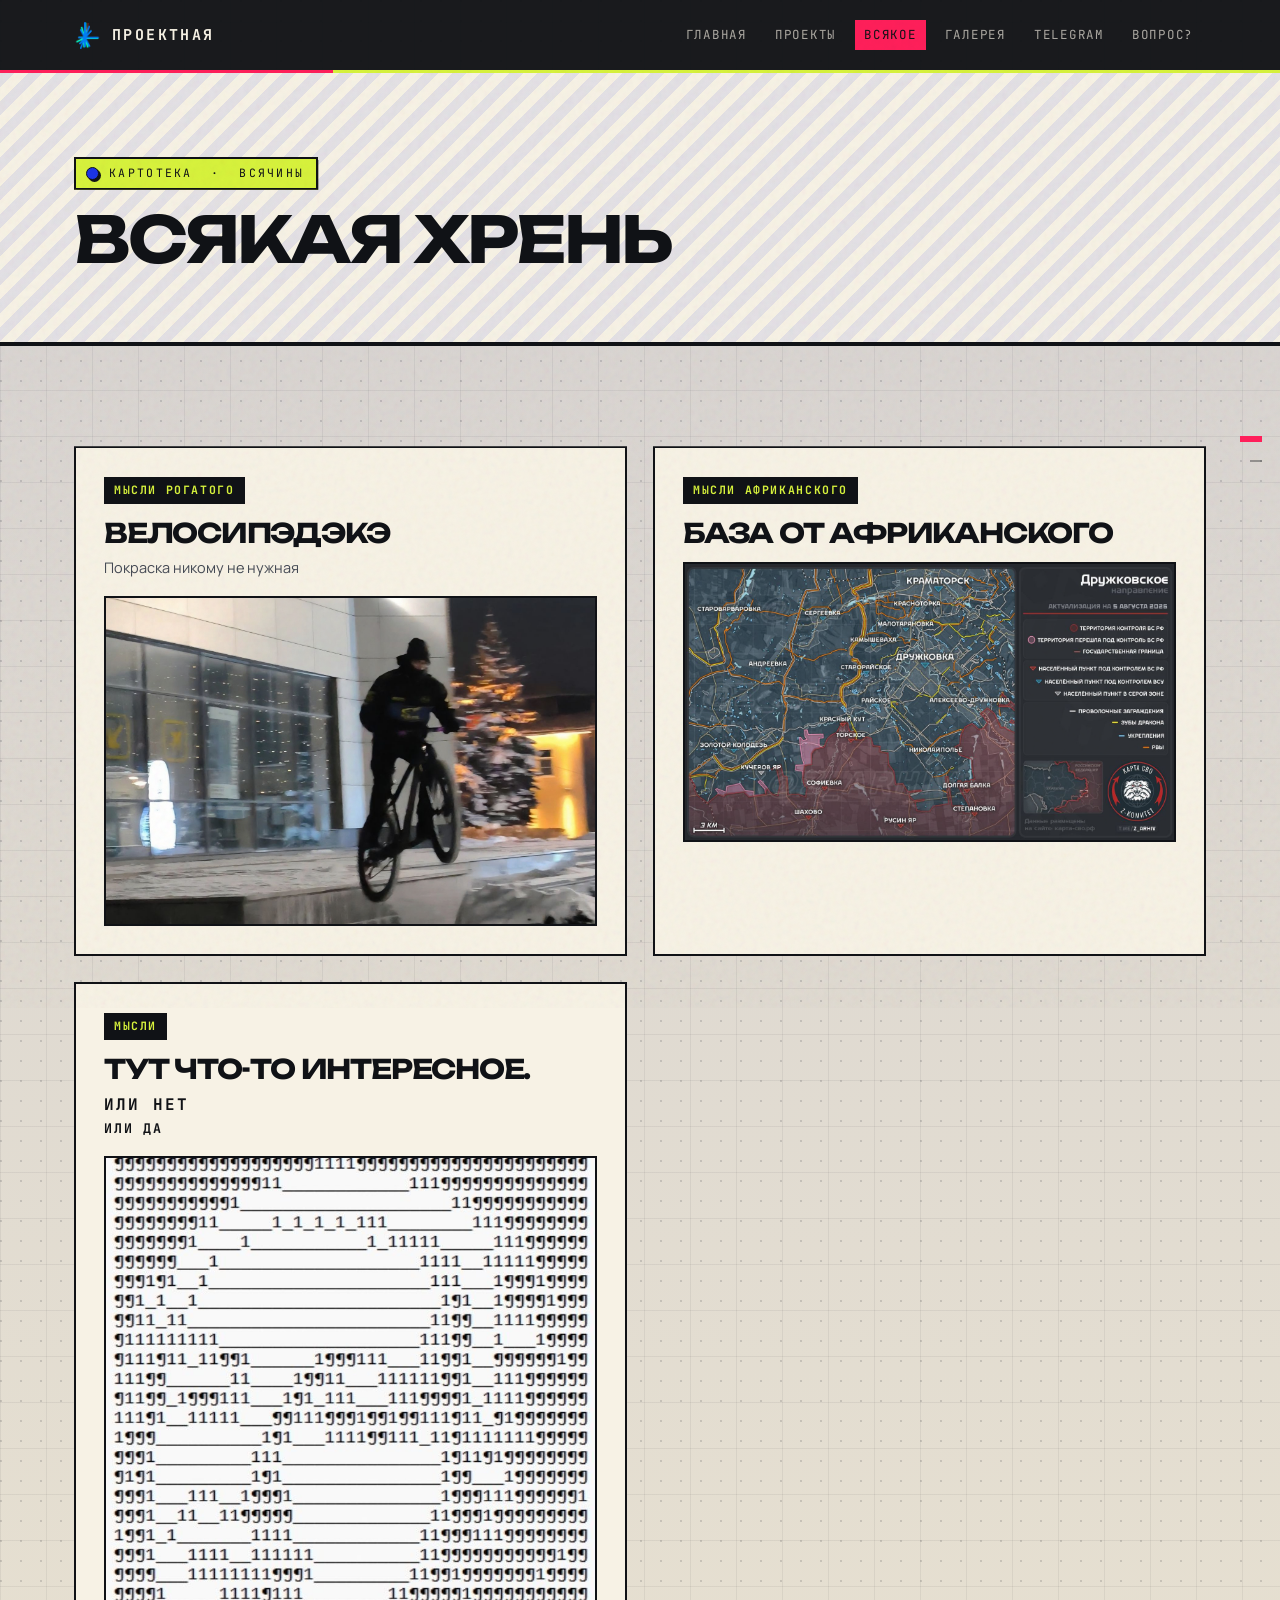
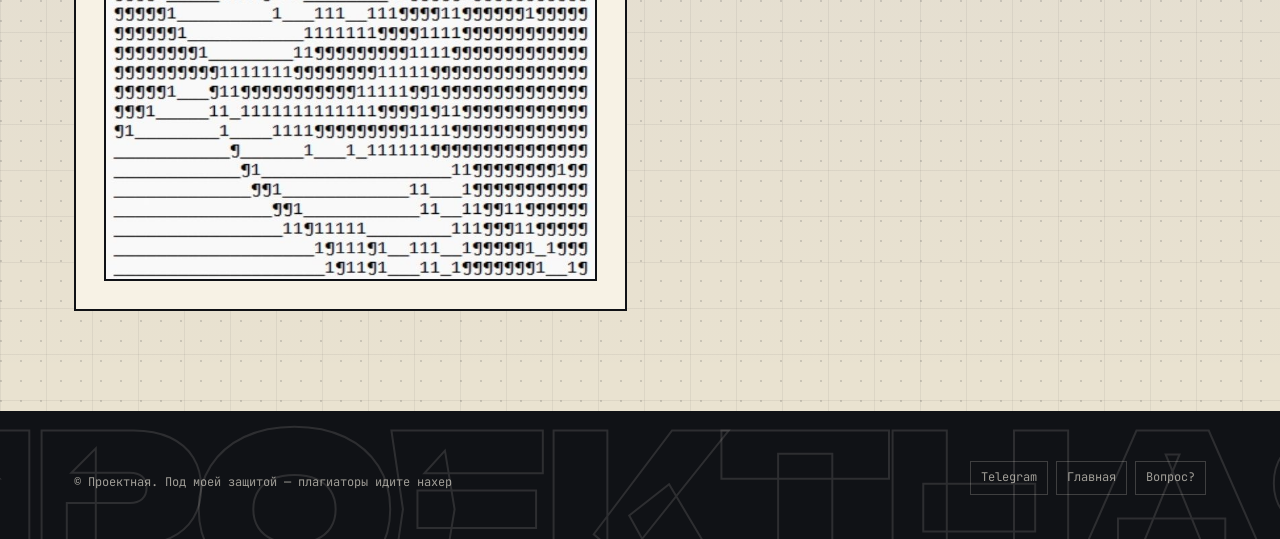
<file: novosti.html>
<!DOCTYPE html>
<html lang="ru">
<head>
<meta charset="UTF-8" />
<meta name="viewport" content="width=device-width, initial-scale=1.0" />
<title>Всякое — Проектная</title>
<link rel="icon" href="favicon.png" />
<link rel="stylesheet" href="fonts.css" />
<link rel="stylesheet" href="style.css" />
<link rel="stylesheet" href="page-transition.css" />
<link rel="stylesheet" href="fx.css" />
</head>
<body> 
  <script src="page-transition.js"></script>

<header class="site-header">
  <div class="wrap">
    <a class="brand" href="index.html"><span class="crosshair"></span>ПРОЕКТНАЯ</a>
    <button class="nav-toggle" aria-label="Меню"><span></span></button>
    <nav class="primary-nav">
      <a class="nav-link" href="index.html">Главная</a>
      <a class="nav-link" href="perehod.html">Проекты</a>
      <a class="nav-link is-current" href="novosti.html">Всякое</a>
      <a class="nav-link" href="gallery.html">Галерея</a>
      <a class="nav-link" href="https://t.me/zmeygorinichochko" target="_blank" rel="noopener">Telegram</a>
      <a class="nav-link" href="faq.html">Вопрос?</a>
    </nav>
  </div>
</header>

<section class="detail-head">
  <div class="wrap">
    <div class="eyebrow">Картотека &nbsp;·&nbsp; всячины</div>
    <h1>Всякая хрень</h1>
  </div>
</section>

<section class="section">
  <div class="wrap">
    <div class="project-grid">

      <a class="project-card frame" href="n1.html">
        <div class="index">Мысли Рогатого</div>
        <h3>Велосипэдэкэ</h3>
        <p>Покраска никому не нужная</p>
          <img src="m.jpg" loading="lazy">
      </a>

      <a class="project-card frame" href="n2.html">
        <div class="index">Мысли Африканского</div>
        <h3>база от африканского</h3>
        <p></p>
          <img src="amw.JPG" loading="lazy">
      </a>
      

      <a class="project-card frame" href="n3.html">
        <div class="index">Мысли</div>
        <h3>Тут что-то интересное.</h3>
        <h4>Или нет</h4>
        <h5>или да</h5>
          <img src="lom.jpg" loading="lazy">
      </a>

    </div>
  </div>
</section>

<footer class="site-footer">
  <div class="wrap">
    <p>© Проектная. Под моей защитой — плагиаторы идите нахер</p>
    <div class="footer-links">
      <a href="https://t.me/zmeygorinichochko" target="_blank" rel="noopener">Telegram</a>
      <a href="index.html">Главная</a>
      <a href="faq.html">Вопрос?</a>
    </div>
  </div>
</footer>

<script src="fx.js" defer></script>
<script src="app.js"></script>
</body>
</html>
</file>
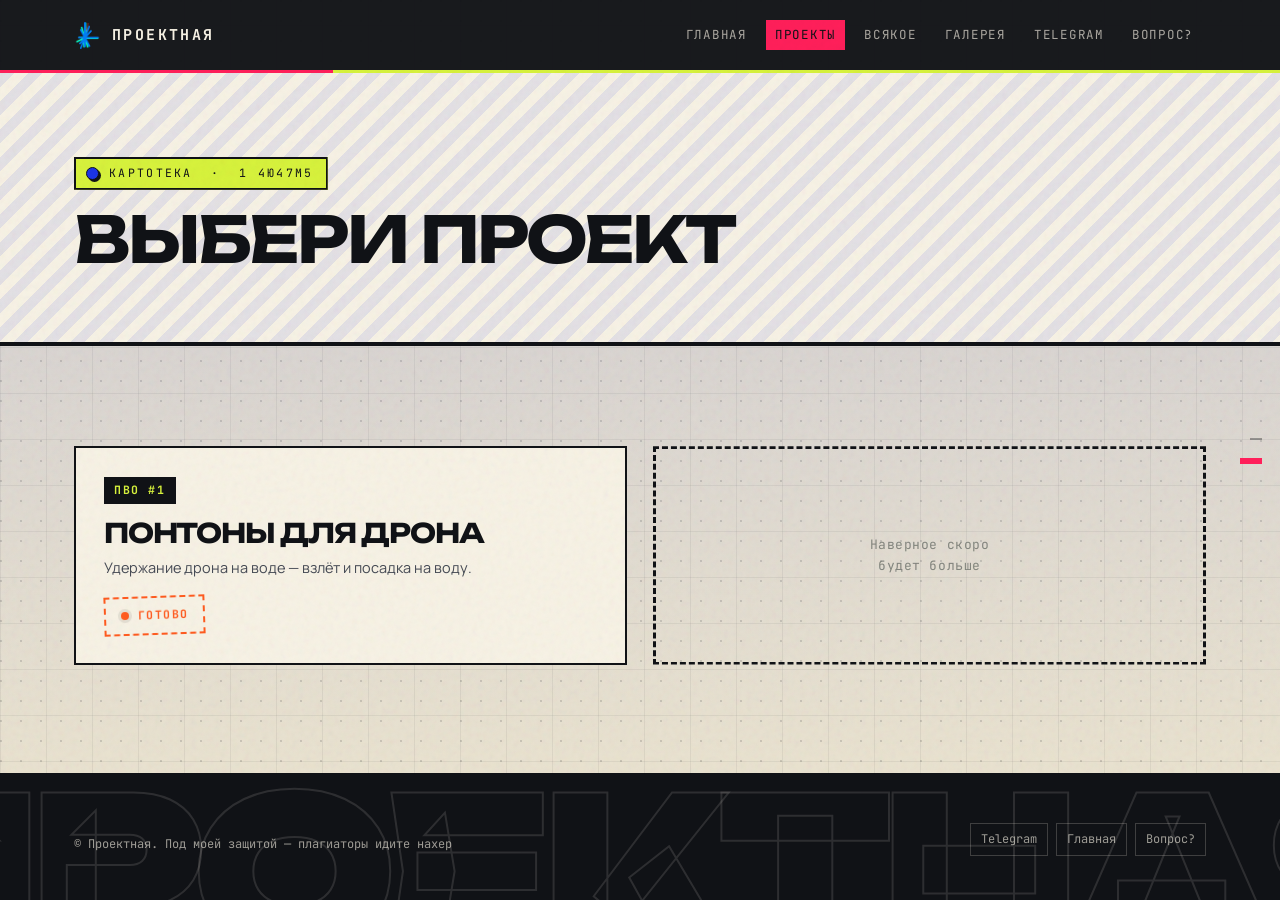
<file: perehod.html>
<!DOCTYPE html>
<html lang="ru">
<head>
<meta charset="UTF-8" />
<meta name="viewport" content="width=device-width, initial-scale=1.0" />
<title>Проекты — Проектная</title>
<link rel="icon" href="favicon.png" />
<link rel="stylesheet" href="fonts.css" />
<link rel="stylesheet" href="style.css" />
<link rel="stylesheet" href="page-transition.css" />
<link rel="stylesheet" href="fx.css" />
</head>
<body>
  <script src="page-transition.js"></script>

<header class="site-header">
  <div class="wrap">
    <a class="brand" href="index.html"><span class="crosshair"></span>ПРОЕКТНАЯ</a>
    <button class="nav-toggle" aria-label="Меню"><span></span></button>
    <nav class="primary-nav">
      <a class="nav-link" href="index.html">Главная</a>
      <a class="nav-link is-current" href="perehod.html">Проекты</a>
      <a class="nav-link" href="novosti.html">Всякое</a>
      <a class="nav-link" href="gallery.html">Галерея</a>
      <a class="nav-link" href="https://t.me/zmeygorinichochko" target="_blank" rel="noopener">Telegram</a>
      <a class="nav-link" href="faq.html">Вопрос?</a>
    </nav>
  </div>
</header>

<section class="detail-head">
  <div class="wrap">
    <div class="eyebrow">Картотека &nbsp;·&nbsp; 1 объект</div>
    <h1>Выбери проект</h1>
  </div>
</section>

<section class="section">
  <div class="wrap">
    <div class="project-grid">

      <!--<a class="project-card frame" href="site31.html">
        <div class="index">D&nbsp;–&nbsp;O #1</div>
        <h3>Дрон — Одуванчик</h3>
        <p>Мелкий дрон-разведчик, запускается с носителя или вручную.</p>
        <span class="stamp status-idea">идея</span>
        <br>
        <br>
        <p>Какая же это хрень</p>
      </a>-->

      <a class="project-card frame" href="site4.html">
        <div class="index">ПВО #1</div>
        <h3>Понтоны для дрона</h3>
        <p>Удержание дрона на воде — взлёт и посадка на воду.</p>
        <span class="stamp status-done">готово</span>
      </a>

      <div class="project-card is-placeholder frame">
        Наверное скоро<br>будет больше
      </div>

    </div>
  </div>
</section>

<footer class="site-footer">
  <div class="wrap">
    <p>© Проектная. Под моей защитой — плагиаторы идите нахер</p>
    <div class="footer-links">
      <a href="https://t.me/zmeygorinichochko" target="_blank" rel="noopener">Telegram</a>
      <a href="index.html">Главная</a>
      <a href="faq.html">Вопрос?</a>
    </div>
  </div>
</footer>

<script src="fx.js" defer></script>
<script src="app.js"></script>
</body>
</html>
</file>
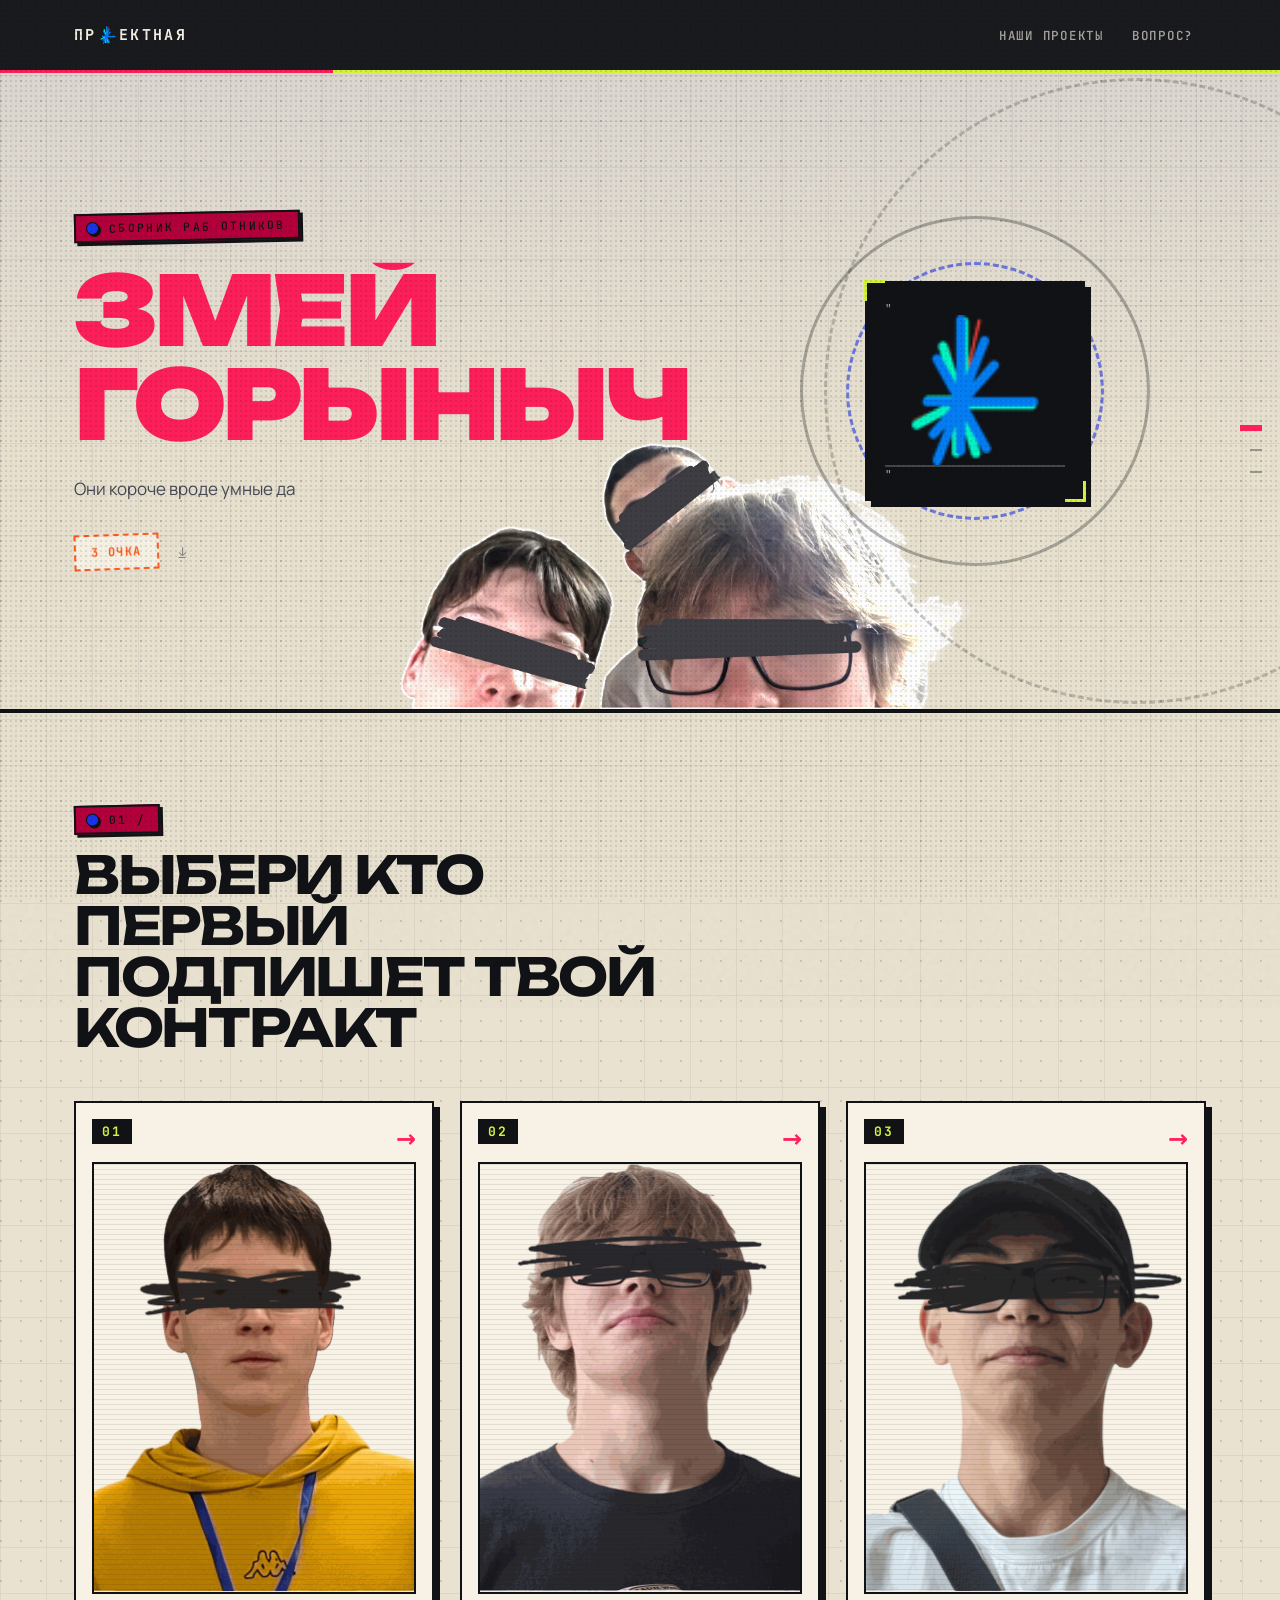
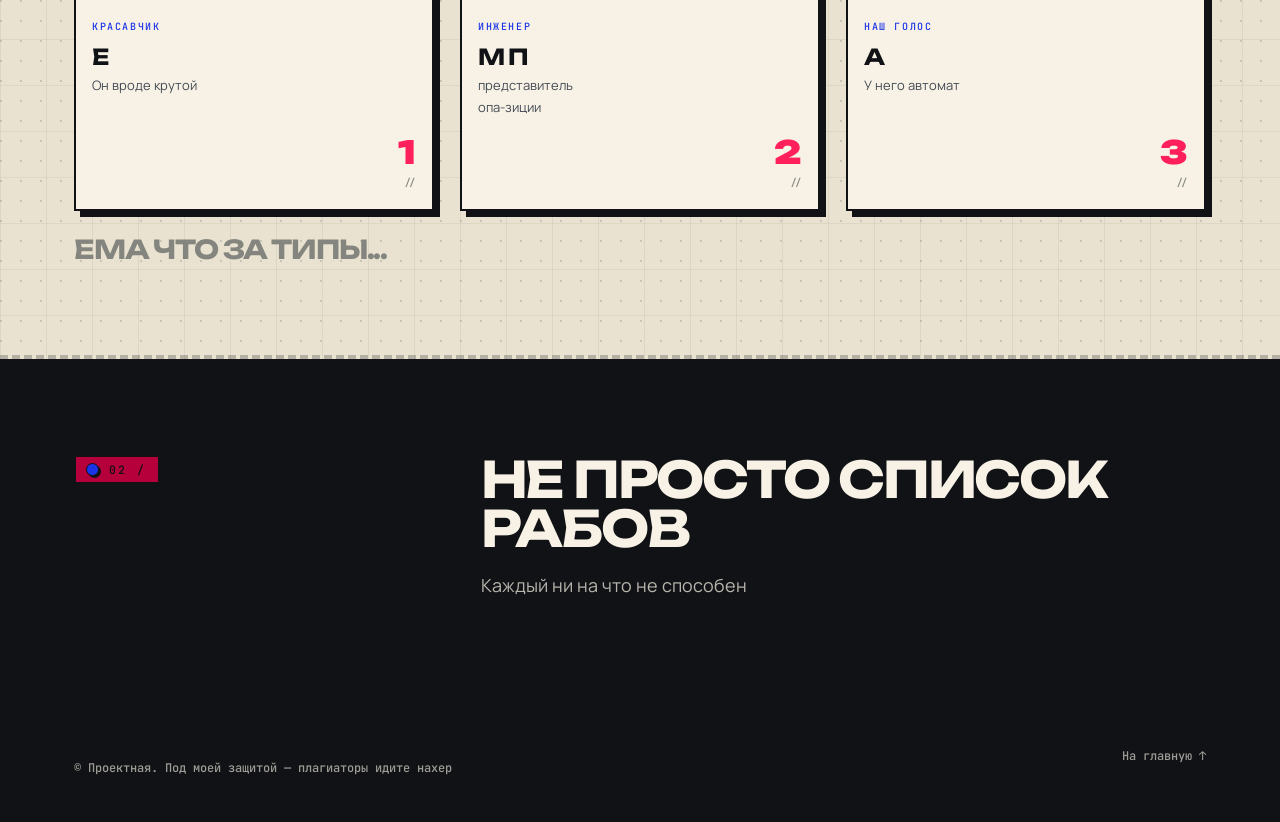
<file: portfolio.html>
<!DOCTYPE html>
<html lang="ru">
<head>
  <meta charset="UTF-8">
  <meta name="viewport" content="width=device-width, initial-scale=1.0">
  <title>ЛЮДИ</title>
  <link rel="icon" href="favicon.png" />
  <link rel="stylesheet" href="fonts.css">
  <link rel="stylesheet" href="portfolio.css">
  <link rel="stylesheet" href="fx.css" />
  <link rel="stylesheet" href="page-transition.css" />
</head>
<body>
  <script src="page-transition.js"></script>

  <div class="noise"></div>
  <header class="site-header">
    <div class="wrap header-inner">
      <a class="brand" href="index.html" aria-label="ПРОЕКТНАЯ">ПР<span class="crosshair brand-o" aria-hidden="true"></span>ЕКТНАЯ</a>
      <!--<button class="nav-toggle" aria-label="Меню"><span></span></button>-->
      <nav class="primary-nav">
        <a class="nav-link" href="perehod.html">Наши проекты</a>
        <a class="nav-link" href="faq.html">Вопрос?</a>
        <!--<a class="nav-link is-current" href="portfolio.html">Портфолио</a>-->
        
      </nav>
    </div>
  </header>

  <main>
    <section class="portfolio-hero">
      <div class="wrap hero-grid">
        <div class="hero-copy reveal">
          <div class="eyebrow">Сборник раб отников</div>
          <h1>ЗМЕЙ<br><span>ГОРЫНЫЧ</span><br></h1>
          <p>Они короче вроде умные да</p>
          <div class="hero-meta">
            <span class="stamp">3 очка</span>
            <span class="mono"><a href="riba.jpeg">↓</a></span>
          </div>
        </div>
        <div class="hero-orbit reveal">
          <div class="orbit orbit-1"></div><div class="orbit orbit-2"></div>
          <div class="target-card">
            <span class="target-label">"</span>
            <img class="target-image" src="./favicon.png" alt="Изображение" decoding="async">
            <i></i>
            <span>"</span>
          </div>
        </div>
      </div>
    </section>

    <!--<div class="marquee"><div class="marquee-track">PORTFOLIO <span>·</span> PEOPLE <span>·</span> ACHIEVEMENTS <span>·</span> PORTFOLIO <span>·</span> PEOPLE <span>·</span> ACHIEVEMENTS <span>·</span></div></div>-->

    <section class="section people-section">
      <div class="wrap">
        <div class="section-head reveal">
          <div class="eyebrow">01 /</div>
          <h2>Выбери кто первый подпишет твой контракт</h2>
        </div>

        <div class="people-grid">
          <a class="person-card frame reveal" href="e.html" data-tilt>
            <div class="person-number">01</div>
            <div class="person-photo"><img src="EMA_3.png" alt="E" loading="lazy" decoding="async"></div>
            <div class="person-info"><span>КРАСАВЧИК</span><h3>Е</h3><p>Он вроде крутой</p></div>
            <div class="person-stat"><b>1</b><small>//</small></div>
            <span class="open-mark">→</span>
          </a>

          <a class="person-card frame reveal" href="m.html" data-tilt>
            <div class="person-number">02</div>
            <div class="person-photo"><img src="EMA_1.png" alt="M" loading="lazy" decoding="async"></div>
            <div class="person-info"><span>ИНЖЕНЕР</span><h3>М П</h3><p>представитель<br>опа-зиции</p></div>
            <div class="person-stat"><b>2</b><small>//</small></div>
            <span class="open-mark">→</span>
          </a>

          <a class="person-card frame reveal" href="a.html" data-tilt>
            <div class="person-number">03</div>
            <div class="person-photo"><img src="EMA_2.png" alt="A" loading="lazy" decoding="async"></div>
            <div class="person-info"><span>НАШ ГОЛОС</span><h3>А</h3><p>У него автомат</p></div>
            <div class="person-stat"><b>3</b><small>//</small></div>
            <span class="open-mark">→</span>
          </a>

          <h1>ема что за типы...</h1>

        </div>
      </div>
    </section>

    <section class="section manifesto">
      <div class="wrap manifesto-grid">
        <div class="eyebrow reveal">02 /</div>
        <div class="manifesto-text reveal">
          <h2>Не просто список рабов</h2>
          <p>Каждый ни на что не способен</p>
        </div>
      </div>
    </section>
  </main>

  <footer class="site-footer"><div class="wrap"><p>© Проектная. Под моей защитой — плагиаторы идите нахер</p><a href="index.html">На главную ↑</a></div></footer>
  <script src="fx.js" defer></script>
  <script src="portfolio.js"></script>
</body>
</html>
</file>
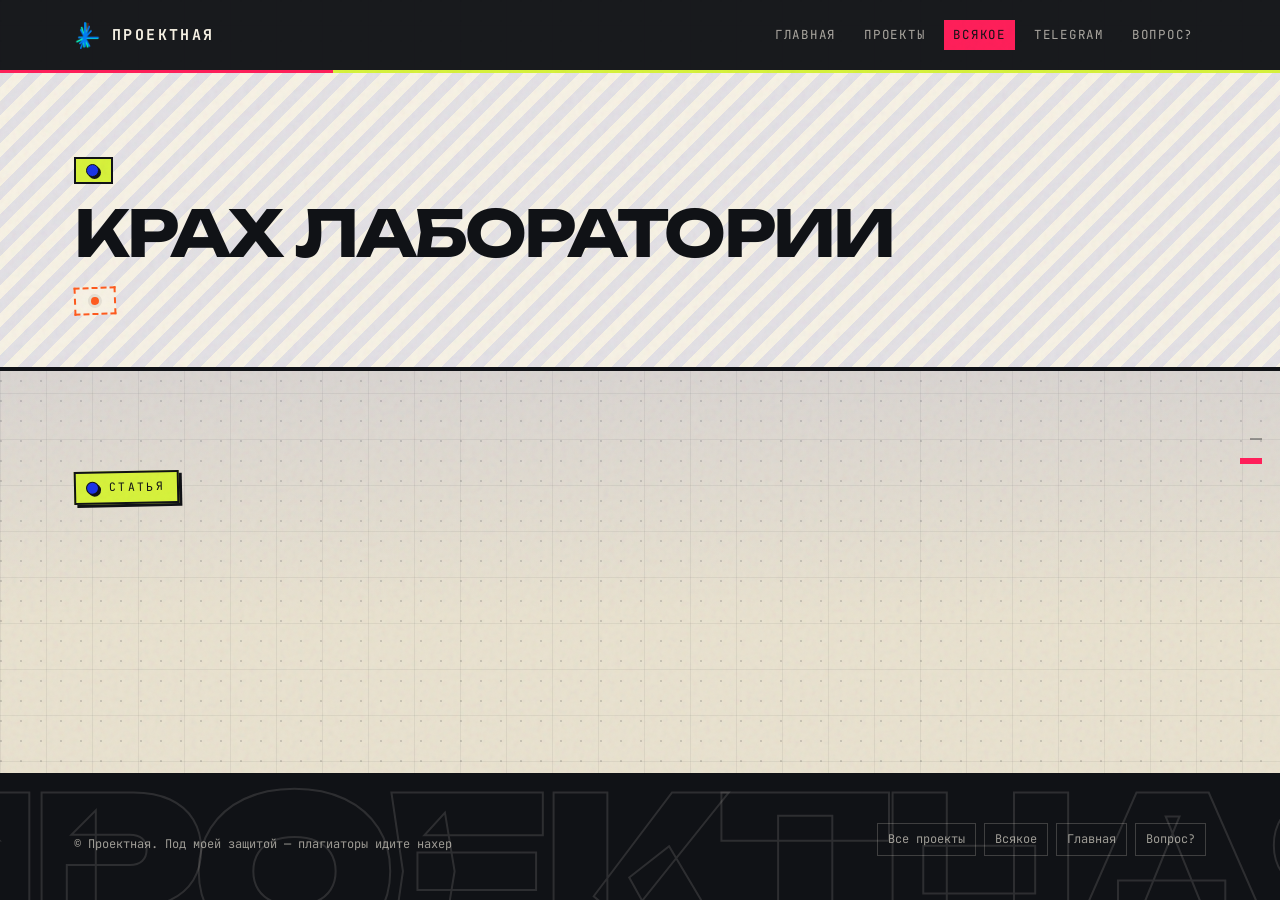
<file: sdkn.html>
<!DOCTYPE html>
<html lang="ru">
<head>
<meta charset="UTF-8" />
<meta name="viewport" content="width=device-width, initial-scale=1.0" />
<title></title> 
<link rel="icon" href="favicon.png" />
<link rel="stylesheet" href="fonts.css" />
<link rel="stylesheet" href="style.css" />
<link rel="stylesheet" href="page-transition.css" />
<link rel="stylesheet" href="fx.css" />
</head>
<body>
  <script src="page-transition.js"></script>

<header class="site-header">
  <div class="wrap">
    <a class="brand" href="index.html"><span class="crosshair"></span>ПРОЕКТНАЯ</a>
    <button class="nav-toggle" aria-label="Меню"><span></span></button>
    <nav class="primary-nav">
      <a class="nav-link" href="index.html">Главная</a>
      <a class="nav-link" href="perehod.html">Проекты</a>
      <a class="nav-link is-current" href="novosti.html">Всякое</a>
      <a class="nav-link" href="https://t.me/zmeygorinichochko" target="_blank" rel="noopener">Telegram</a>
      <a class="nav-link" href="faq.html">Вопрос?</a>
    </nav>
  </div>
</header>

<section class="detail-head">
  <div class="wrap">
    <div class="eyebrow"></div>
    <h1>Крах лаборатории</h1>
    <div class="detail-meta">
      <span class="stamp status-done"></span>
    </div>
  </div>
</section>

<section class="section">
  <div class="wrap">
    <div class="eyebrow" style="margin-bottom:14px;">статья</div>
    <div class="prose">
      <p></p>
      <p></p>
      <p></p>
    </div>

    <!--<div class="eyebrow" style="margin:44px 0 6px;">Далее</div>-->

  
</section>

<footer class="site-footer">
  <div class="wrap">
    <p>© Проектная. Под моей защитой — плагиаторы идите нахер</p>
    <div class="footer-links">
      <a href="perehod.html">Все проекты</a>
      <a href="novosti.html">Всякое</a>
      <a href="index.html">Главная</a>
      <a href="faq.html">Вопрос?</a>
    </div>
  </div>
</footer>

<script src="fx.js" defer></script>
<script src="app.js"></script>
</body>
</html>
</file>
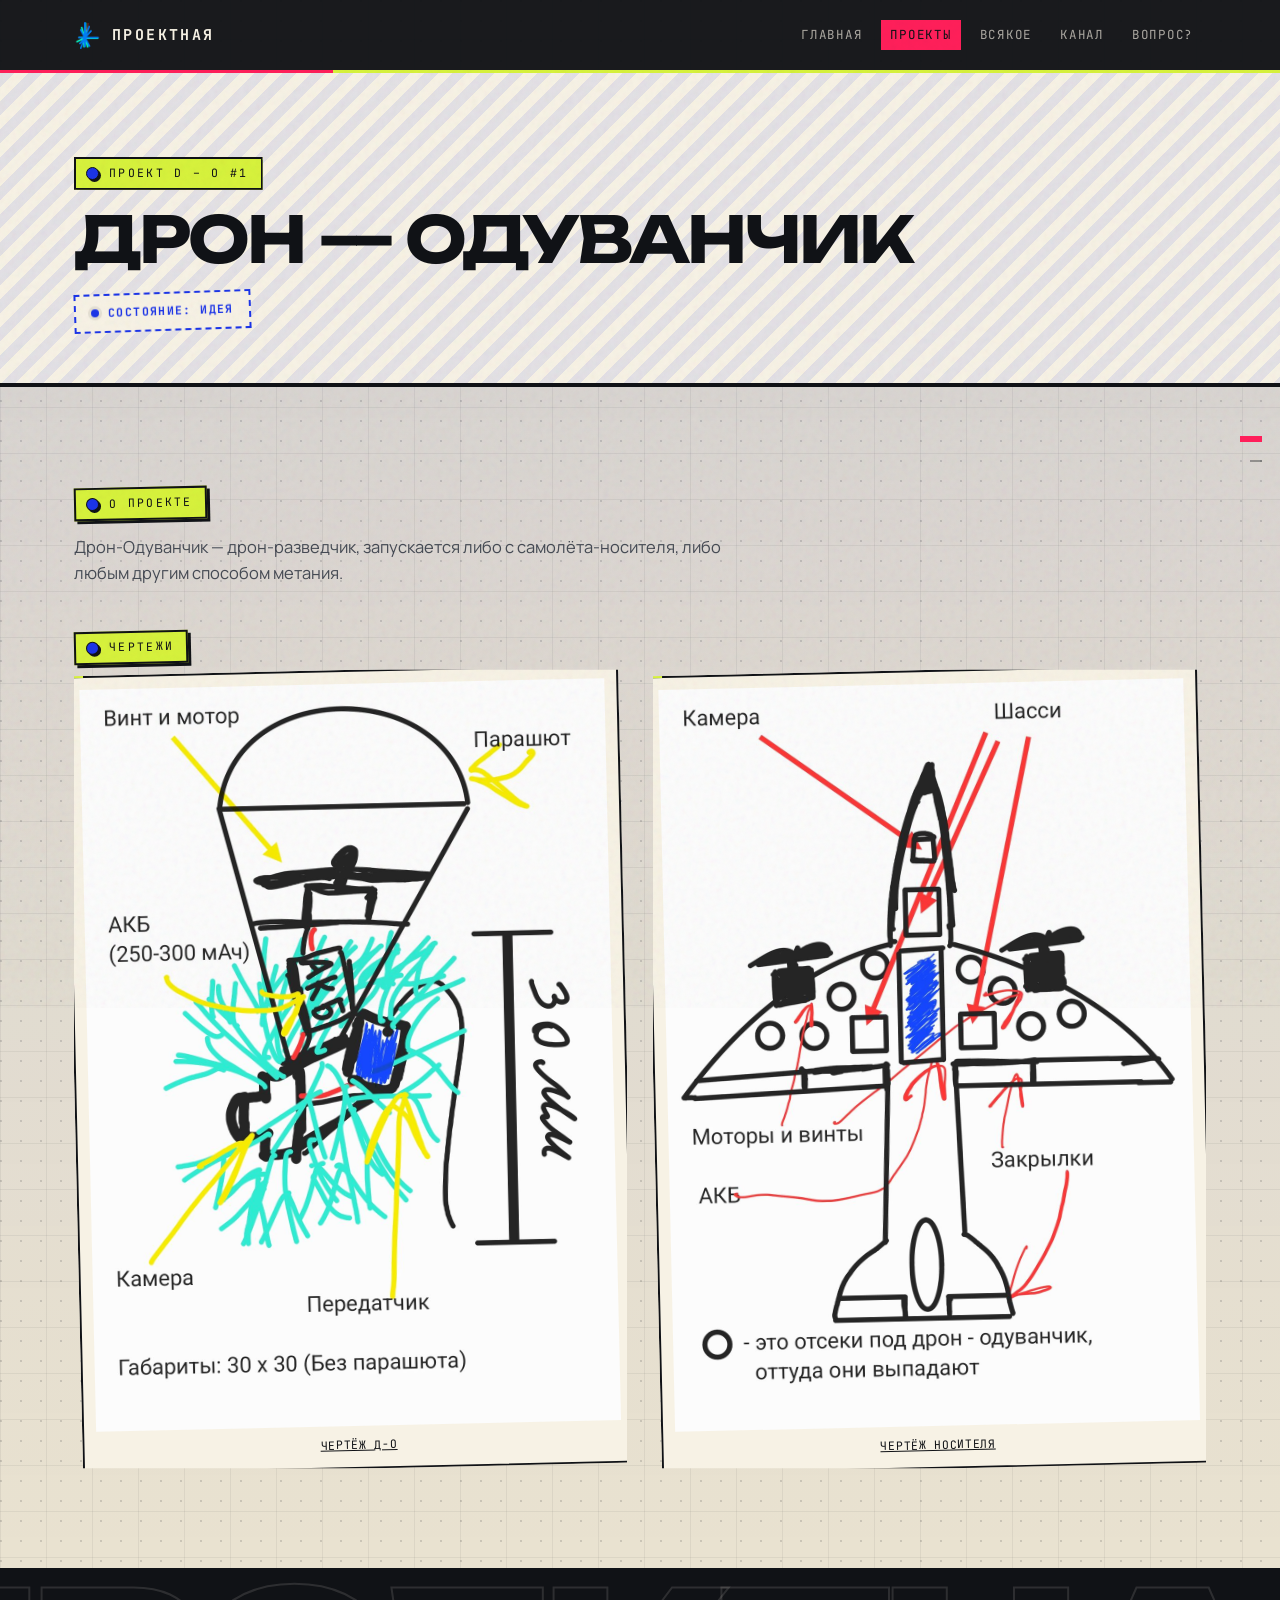
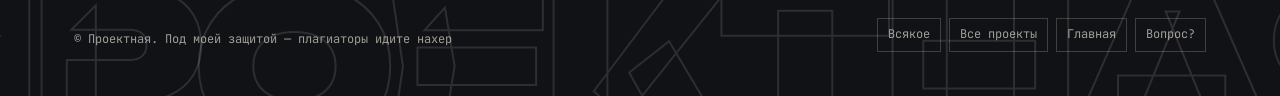
<file: site31.html>
<!DOCTYPE html>
<html lang="ru">
<head>
<meta charset="UTF-8" />
<meta name="viewport" content="width=device-width, initial-scale=1.0" />
<title>Д - О — Проектная</title>
<link rel="icon" href="favicon.png" />
<link rel="stylesheet" href="fonts.css" />
<link rel="stylesheet" href="style.css" />
<link rel="stylesheet" href="page-transition.css" />
<link rel="stylesheet" href="fx.css" />
</head>
<body>
  <script src="page-transition.js"></script>

<header class="site-header">
  <div class="wrap">
    <a class="brand" href="index.html"><span class="crosshair"></span>ПРОЕКТНАЯ</a>
    <button class="nav-toggle" aria-label="Меню"><span></span></button>
    <nav class="primary-nav">
      <a class="nav-link" href="index.html">Главная</a>
      <a class="nav-link is-current" href="perehod.html">Проекты</a>
      <a class="nav-link" href="novosti.html">Всякое</a>
<!--      <a class="nav-link" href="https://t.me/Eg20go" target="_blank" rel="noopener">Автор</a>-->
      <a class="nav-link" href="https://t.me/zmeygorinichochko" target="_blank" rel="noopener">Канал</a>
      <a class="nav-link" href="faq.html">Вопрос?</a>
     <!-- <a class="nav-link" href="https://vk.ru/e__rom" target="_blank" rel="noopener">VK</a> -->
    </nav>
  </div>
</header>

<section class="detail-head">
  <div class="wrap">
    <div class="eyebrow">ПРОЕКТ D&nbsp;–&nbsp;O #1</div>
    <h1>Дрон — Одуванчик</h1>
    <div class="detail-meta">
      <span class="stamp status-idea">состояние: идея</span>
    </div>
  </div>
</section>

<section class="section">
  <div class="wrap">
    <div class="eyebrow" style="margin-bottom:14px;">О проекте</div>
    <div class="prose">
      <p>Дрон-Одуванчик — дрон-разведчик, запускается либо с самолёта-носителя, либо любым другим способом метания.</p>
      <!--<p>Связь с автором — в шапке страницы.</p>-->
    </div>

    <div class="eyebrow" style="margin:44px 0 6px;">Чертежи</div>

    <div class="photo-grid">
      <a href="до1.jpg" target="_blank" rel="noopener">
        <figure class="frame frame-photo">
          <img src="до1.jpg" alt="Чертёж Д-О" loading="lazy" />
          <figcaption>Чертёж Д-О</figcaption>
        </figure>
      </a>
      <a href="до2.jpg" target="_blank" rel="noopener">
        <figure class="frame frame-photo">
          <img src="до2.jpg" alt="Чертёж носителя" loading="lazy" />
          <figcaption>Чертёж носителя</figcaption>
        </figure>
      </a>
    </div>
  </div>
</section>

<footer class="site-footer">
  <div class="wrap">
    <p>© Проектная. Под моей защитой — плагиаторы идите нахер</p>
    <div class="footer-links">
      <a href="novosti.html">Всякое</a>
      <a href="perehod.html">Все проекты</a>
      <a href="index.html">Главная</a>
      <a href="faq.html">Вопрос?</a>
    </div>
  </div>
</footer>

<script src="fx.js" defer></script>
<script src="app.js"></script>
</body>
</html>
</file>
<file: fonts.css>
@font-face {
  font-family: 'JetBrains Mono';
  font-style: normal;
  font-weight: 400;
  font-display: swap;
  src: url(assets/fonts/jetbrains-mono-cyrillic-ext.woff2) format('woff2');
  unicode-range: U+0460-052F, U+1C80-1C8A, U+20B4, U+2DE0-2DFF, U+A640-A69F, U+FE2E-FE2F;
}

@font-face {
  font-family: 'JetBrains Mono';
  font-style: normal;
  font-weight: 400;
  font-display: swap;
  src: url(assets/fonts/jetbrains-mono-cyrillic.woff2) format('woff2');
  unicode-range: U+0301, U+0400-045F, U+0490-0491, U+04B0-04B1, U+2116;
}

@font-face {
  font-family: 'JetBrains Mono';
  font-style: normal;
  font-weight: 400;
  font-display: swap;
  src: url(assets/fonts/jetbrains-mono-greek.woff2) format('woff2');
  unicode-range: U+0370-0377, U+037A-037F, U+0384-038A, U+038C, U+038E-03A1, U+03A3-03FF;
}

@font-face {
  font-family: 'JetBrains Mono';
  font-style: normal;
  font-weight: 400;
  font-display: swap;
  src: url(assets/fonts/jetbrains-mono-vietnamese.woff2) format('woff2');
  unicode-range: U+0102-0103, U+0110-0111, U+0128-0129, U+0168-0169, U+01A0-01A1, U+01AF-01B0, U+0300-0301, U+0303-0304, U+0308-0309, U+0323, U+0329, U+1EA0-1EF9, U+20AB;
}

@font-face {
  font-family: 'JetBrains Mono';
  font-style: normal;
  font-weight: 400;
  font-display: swap;
  src: url(assets/fonts/jetbrains-mono-latin-ext.woff2) format('woff2');
  unicode-range: U+0100-02BA, U+02BD-02C5, U+02C7-02CC, U+02CE-02D7, U+02DD-02FF, U+0304, U+0308, U+0329, U+1D00-1DBF, U+1E00-1E9F, U+1EF2-1EFF, U+2020, U+20A0-20AB, U+20AD-20C4, U+2113, U+2C60-2C7F, U+A720-A7FF;
}

@font-face {
  font-family: 'JetBrains Mono';
  font-style: normal;
  font-weight: 400;
  font-display: swap;
  src: url(assets/fonts/jetbrains-mono-latin.woff2) format('woff2');
  unicode-range: U+0000-00FF, U+0131, U+0152-0153, U+02BB-02BC, U+02C6, U+02DA, U+02DC, U+0304, U+0308, U+0329, U+2000-206F, U+20AC, U+2122, U+2191, U+2193, U+2212, U+2215, U+FEFF, U+FFFD;
}

@font-face {
  font-family: 'JetBrains Mono';
  font-style: normal;
  font-weight: 500;
  font-display: swap;
  src: url(assets/fonts/jetbrains-mono-cyrillic-ext.woff2) format('woff2');
  unicode-range: U+0460-052F, U+1C80-1C8A, U+20B4, U+2DE0-2DFF, U+A640-A69F, U+FE2E-FE2F;
}

@font-face {
  font-family: 'JetBrains Mono';
  font-style: normal;
  font-weight: 500;
  font-display: swap;
  src: url(assets/fonts/jetbrains-mono-cyrillic.woff2) format('woff2');
  unicode-range: U+0301, U+0400-045F, U+0490-0491, U+04B0-04B1, U+2116;
}

@font-face {
  font-family: 'JetBrains Mono';
  font-style: normal;
  font-weight: 500;
  font-display: swap;
  src: url(assets/fonts/jetbrains-mono-greek.woff2) format('woff2');
  unicode-range: U+0370-0377, U+037A-037F, U+0384-038A, U+038C, U+038E-03A1, U+03A3-03FF;
}

@font-face {
  font-family: 'JetBrains Mono';
  font-style: normal;
  font-weight: 500;
  font-display: swap;
  src: url(assets/fonts/jetbrains-mono-vietnamese.woff2) format('woff2');
  unicode-range: U+0102-0103, U+0110-0111, U+0128-0129, U+0168-0169, U+01A0-01A1, U+01AF-01B0, U+0300-0301, U+0303-0304, U+0308-0309, U+0323, U+0329, U+1EA0-1EF9, U+20AB;
}

@font-face {
  font-family: 'JetBrains Mono';
  font-style: normal;
  font-weight: 500;
  font-display: swap;
  src: url(assets/fonts/jetbrains-mono-latin-ext.woff2) format('woff2');
  unicode-range: U+0100-02BA, U+02BD-02C5, U+02C7-02CC, U+02CE-02D7, U+02DD-02FF, U+0304, U+0308, U+0329, U+1D00-1DBF, U+1E00-1E9F, U+1EF2-1EFF, U+2020, U+20A0-20AB, U+20AD-20C4, U+2113, U+2C60-2C7F, U+A720-A7FF;
}

@font-face {
  font-family: 'JetBrains Mono';
  font-style: normal;
  font-weight: 500;
  font-display: swap;
  src: url(assets/fonts/jetbrains-mono-latin.woff2) format('woff2');
  unicode-range: U+0000-00FF, U+0131, U+0152-0153, U+02BB-02BC, U+02C6, U+02DA, U+02DC, U+0304, U+0308, U+0329, U+2000-206F, U+20AC, U+2122, U+2191, U+2193, U+2212, U+2215, U+FEFF, U+FFFD;
}

@font-face {
  font-family: 'JetBrains Mono';
  font-style: normal;
  font-weight: 700;
  font-display: swap;
  src: url(assets/fonts/jetbrains-mono-cyrillic-ext.woff2) format('woff2');
  unicode-range: U+0460-052F, U+1C80-1C8A, U+20B4, U+2DE0-2DFF, U+A640-A69F, U+FE2E-FE2F;
}

@font-face {
  font-family: 'JetBrains Mono';
  font-style: normal;
  font-weight: 700;
  font-display: swap;
  src: url(assets/fonts/jetbrains-mono-cyrillic.woff2) format('woff2');
  unicode-range: U+0301, U+0400-045F, U+0490-0491, U+04B0-04B1, U+2116;
}

@font-face {
  font-family: 'JetBrains Mono';
  font-style: normal;
  font-weight: 700;
  font-display: swap;
  src: url(assets/fonts/jetbrains-mono-greek.woff2) format('woff2');
  unicode-range: U+0370-0377, U+037A-037F, U+0384-038A, U+038C, U+038E-03A1, U+03A3-03FF;
}

@font-face {
  font-family: 'JetBrains Mono';
  font-style: normal;
  font-weight: 700;
  font-display: swap;
  src: url(assets/fonts/jetbrains-mono-vietnamese.woff2) format('woff2');
  unicode-range: U+0102-0103, U+0110-0111, U+0128-0129, U+0168-0169, U+01A0-01A1, U+01AF-01B0, U+0300-0301, U+0303-0304, U+0308-0309, U+0323, U+0329, U+1EA0-1EF9, U+20AB;
}

@font-face {
  font-family: 'JetBrains Mono';
  font-style: normal;
  font-weight: 700;
  font-display: swap;
  src: url(assets/fonts/jetbrains-mono-latin-ext.woff2) format('woff2');
  unicode-range: U+0100-02BA, U+02BD-02C5, U+02C7-02CC, U+02CE-02D7, U+02DD-02FF, U+0304, U+0308, U+0329, U+1D00-1DBF, U+1E00-1E9F, U+1EF2-1EFF, U+2020, U+20A0-20AB, U+20AD-20C4, U+2113, U+2C60-2C7F, U+A720-A7FF;
}

@font-face {
  font-family: 'JetBrains Mono';
  font-style: normal;
  font-weight: 700;
  font-display: swap;
  src: url(assets/fonts/jetbrains-mono-latin.woff2) format('woff2');
  unicode-range: U+0000-00FF, U+0131, U+0152-0153, U+02BB-02BC, U+02C6, U+02DA, U+02DC, U+0304, U+0308, U+0329, U+2000-206F, U+20AC, U+2122, U+2191, U+2193, U+2212, U+2215, U+FEFF, U+FFFD;
}

@font-face {
  font-family: 'Manrope';
  font-style: normal;
  font-weight: 400;
  font-display: swap;
  src: url(assets/fonts/manrope-cyrillic-ext.woff2) format('woff2');
  unicode-range: U+0460-052F, U+1C80-1C8A, U+20B4, U+2DE0-2DFF, U+A640-A69F, U+FE2E-FE2F;
}

@font-face {
  font-family: 'Manrope';
  font-style: normal;
  font-weight: 400;
  font-display: swap;
  src: url(assets/fonts/manrope-cyrillic.woff2) format('woff2');
  unicode-range: U+0301, U+0400-045F, U+0490-0491, U+04B0-04B1, U+2116;
}

@font-face {
  font-family: 'Manrope';
  font-style: normal;
  font-weight: 400;
  font-display: swap;
  src: url(assets/fonts/manrope-greek.woff2) format('woff2');
  unicode-range: U+0370-0377, U+037A-037F, U+0384-038A, U+038C, U+038E-03A1, U+03A3-03FF;
}

@font-face {
  font-family: 'Manrope';
  font-style: normal;
  font-weight: 400;
  font-display: swap;
  src: url(assets/fonts/manrope-vietnamese.woff2) format('woff2');
  unicode-range: U+0102-0103, U+0110-0111, U+0128-0129, U+0168-0169, U+01A0-01A1, U+01AF-01B0, U+0300-0301, U+0303-0304, U+0308-0309, U+0323, U+0329, U+1EA0-1EF9, U+20AB;
}

@font-face {
  font-family: 'Manrope';
  font-style: normal;
  font-weight: 400;
  font-display: swap;
  src: url(assets/fonts/manrope-latin-ext.woff2) format('woff2');
  unicode-range: U+0100-02BA, U+02BD-02C5, U+02C7-02CC, U+02CE-02D7, U+02DD-02FF, U+0304, U+0308, U+0329, U+1D00-1DBF, U+1E00-1E9F, U+1EF2-1EFF, U+2020, U+20A0-20AB, U+20AD-20C4, U+2113, U+2C60-2C7F, U+A720-A7FF;
}

@font-face {
  font-family: 'Manrope';
  font-style: normal;
  font-weight: 400;
  font-display: swap;
  src: url(assets/fonts/manrope-latin.woff2) format('woff2');
  unicode-range: U+0000-00FF, U+0131, U+0152-0153, U+02BB-02BC, U+02C6, U+02DA, U+02DC, U+0304, U+0308, U+0329, U+2000-206F, U+20AC, U+2122, U+2191, U+2193, U+2212, U+2215, U+FEFF, U+FFFD;
}

@font-face {
  font-family: 'Manrope';
  font-style: normal;
  font-weight: 500;
  font-display: swap;
  src: url(assets/fonts/manrope-cyrillic-ext.woff2) format('woff2');
  unicode-range: U+0460-052F, U+1C80-1C8A, U+20B4, U+2DE0-2DFF, U+A640-A69F, U+FE2E-FE2F;
}

@font-face {
  font-family: 'Manrope';
  font-style: normal;
  font-weight: 500;
  font-display: swap;
  src: url(assets/fonts/manrope-cyrillic.woff2) format('woff2');
  unicode-range: U+0301, U+0400-045F, U+0490-0491, U+04B0-04B1, U+2116;
}

@font-face {
  font-family: 'Manrope';
  font-style: normal;
  font-weight: 500;
  font-display: swap;
  src: url(assets/fonts/manrope-greek.woff2) format('woff2');
  unicode-range: U+0370-0377, U+037A-037F, U+0384-038A, U+038C, U+038E-03A1, U+03A3-03FF;
}

@font-face {
  font-family: 'Manrope';
  font-style: normal;
  font-weight: 500;
  font-display: swap;
  src: url(assets/fonts/manrope-vietnamese.woff2) format('woff2');
  unicode-range: U+0102-0103, U+0110-0111, U+0128-0129, U+0168-0169, U+01A0-01A1, U+01AF-01B0, U+0300-0301, U+0303-0304, U+0308-0309, U+0323, U+0329, U+1EA0-1EF9, U+20AB;
}

@font-face {
  font-family: 'Manrope';
  font-style: normal;
  font-weight: 500;
  font-display: swap;
  src: url(assets/fonts/manrope-latin-ext.woff2) format('woff2');
  unicode-range: U+0100-02BA, U+02BD-02C5, U+02C7-02CC, U+02CE-02D7, U+02DD-02FF, U+0304, U+0308, U+0329, U+1D00-1DBF, U+1E00-1E9F, U+1EF2-1EFF, U+2020, U+20A0-20AB, U+20AD-20C4, U+2113, U+2C60-2C7F, U+A720-A7FF;
}

@font-face {
  font-family: 'Manrope';
  font-style: normal;
  font-weight: 500;
  font-display: swap;
  src: url(assets/fonts/manrope-latin.woff2) format('woff2');
  unicode-range: U+0000-00FF, U+0131, U+0152-0153, U+02BB-02BC, U+02C6, U+02DA, U+02DC, U+0304, U+0308, U+0329, U+2000-206F, U+20AC, U+2122, U+2191, U+2193, U+2212, U+2215, U+FEFF, U+FFFD;
}

@font-face {
  font-family: 'Manrope';
  font-style: normal;
  font-weight: 600;
  font-display: swap;
  src: url(assets/fonts/manrope-cyrillic-ext.woff2) format('woff2');
  unicode-range: U+0460-052F, U+1C80-1C8A, U+20B4, U+2DE0-2DFF, U+A640-A69F, U+FE2E-FE2F;
}

@font-face {
  font-family: 'Manrope';
  font-style: normal;
  font-weight: 600;
  font-display: swap;
  src: url(assets/fonts/manrope-cyrillic.woff2) format('woff2');
  unicode-range: U+0301, U+0400-045F, U+0490-0491, U+04B0-04B1, U+2116;
}

@font-face {
  font-family: 'Manrope';
  font-style: normal;
  font-weight: 600;
  font-display: swap;
  src: url(assets/fonts/manrope-greek.woff2) format('woff2');
  unicode-range: U+0370-0377, U+037A-037F, U+0384-038A, U+038C, U+038E-03A1, U+03A3-03FF;
}

@font-face {
  font-family: 'Manrope';
  font-style: normal;
  font-weight: 600;
  font-display: swap;
  src: url(assets/fonts/manrope-vietnamese.woff2) format('woff2');
  unicode-range: U+0102-0103, U+0110-0111, U+0128-0129, U+0168-0169, U+01A0-01A1, U+01AF-01B0, U+0300-0301, U+0303-0304, U+0308-0309, U+0323, U+0329, U+1EA0-1EF9, U+20AB;
}

@font-face {
  font-family: 'Manrope';
  font-style: normal;
  font-weight: 600;
  font-display: swap;
  src: url(assets/fonts/manrope-latin-ext.woff2) format('woff2');
  unicode-range: U+0100-02BA, U+02BD-02C5, U+02C7-02CC, U+02CE-02D7, U+02DD-02FF, U+0304, U+0308, U+0329, U+1D00-1DBF, U+1E00-1E9F, U+1EF2-1EFF, U+2020, U+20A0-20AB, U+20AD-20C4, U+2113, U+2C60-2C7F, U+A720-A7FF;
}

@font-face {
  font-family: 'Manrope';
  font-style: normal;
  font-weight: 600;
  font-display: swap;
  src: url(assets/fonts/manrope-latin.woff2) format('woff2');
  unicode-range: U+0000-00FF, U+0131, U+0152-0153, U+02BB-02BC, U+02C6, U+02DA, U+02DC, U+0304, U+0308, U+0329, U+2000-206F, U+20AC, U+2122, U+2191, U+2193, U+2212, U+2215, U+FEFF, U+FFFD;
}

@font-face {
  font-family: 'Manrope';
  font-style: normal;
  font-weight: 700;
  font-display: swap;
  src: url(assets/fonts/manrope-cyrillic-ext.woff2) format('woff2');
  unicode-range: U+0460-052F, U+1C80-1C8A, U+20B4, U+2DE0-2DFF, U+A640-A69F, U+FE2E-FE2F;
}

@font-face {
  font-family: 'Manrope';
  font-style: normal;
  font-weight: 700;
  font-display: swap;
  src: url(assets/fonts/manrope-cyrillic.woff2) format('woff2');
  unicode-range: U+0301, U+0400-045F, U+0490-0491, U+04B0-04B1, U+2116;
}

@font-face {
  font-family: 'Manrope';
  font-style: normal;
  font-weight: 700;
  font-display: swap;
  src: url(assets/fonts/manrope-greek.woff2) format('woff2');
  unicode-range: U+0370-0377, U+037A-037F, U+0384-038A, U+038C, U+038E-03A1, U+03A3-03FF;
}

@font-face {
  font-family: 'Manrope';
  font-style: normal;
  font-weight: 700;
  font-display: swap;
  src: url(assets/fonts/manrope-vietnamese.woff2) format('woff2');
  unicode-range: U+0102-0103, U+0110-0111, U+0128-0129, U+0168-0169, U+01A0-01A1, U+01AF-01B0, U+0300-0301, U+0303-0304, U+0308-0309, U+0323, U+0329, U+1EA0-1EF9, U+20AB;
}

@font-face {
  font-family: 'Manrope';
  font-style: normal;
  font-weight: 700;
  font-display: swap;
  src: url(assets/fonts/manrope-latin-ext.woff2) format('woff2');
  unicode-range: U+0100-02BA, U+02BD-02C5, U+02C7-02CC, U+02CE-02D7, U+02DD-02FF, U+0304, U+0308, U+0329, U+1D00-1DBF, U+1E00-1E9F, U+1EF2-1EFF, U+2020, U+20A0-20AB, U+20AD-20C4, U+2113, U+2C60-2C7F, U+A720-A7FF;
}

@font-face {
  font-family: 'Manrope';
  font-style: normal;
  font-weight: 700;
  font-display: swap;
  src: url(assets/fonts/manrope-latin.woff2) format('woff2');
  unicode-range: U+0000-00FF, U+0131, U+0152-0153, U+02BB-02BC, U+02C6, U+02DA, U+02DC, U+0304, U+0308, U+0329, U+2000-206F, U+20AC, U+2122, U+2191, U+2193, U+2212, U+2215, U+FEFF, U+FFFD;
}

@font-face {
  font-family: 'Manrope';
  font-style: normal;
  font-weight: 800;
  font-display: swap;
  src: url(assets/fonts/manrope-cyrillic-ext.woff2) format('woff2');
  unicode-range: U+0460-052F, U+1C80-1C8A, U+20B4, U+2DE0-2DFF, U+A640-A69F, U+FE2E-FE2F;
}

@font-face {
  font-family: 'Manrope';
  font-style: normal;
  font-weight: 800;
  font-display: swap;
  src: url(assets/fonts/manrope-cyrillic.woff2) format('woff2');
  unicode-range: U+0301, U+0400-045F, U+0490-0491, U+04B0-04B1, U+2116;
}

@font-face {
  font-family: 'Manrope';
  font-style: normal;
  font-weight: 800;
  font-display: swap;
  src: url(assets/fonts/manrope-greek.woff2) format('woff2');
  unicode-range: U+0370-0377, U+037A-037F, U+0384-038A, U+038C, U+038E-03A1, U+03A3-03FF;
}

@font-face {
  font-family: 'Manrope';
  font-style: normal;
  font-weight: 800;
  font-display: swap;
  src: url(assets/fonts/manrope-vietnamese.woff2) format('woff2');
  unicode-range: U+0102-0103, U+0110-0111, U+0128-0129, U+0168-0169, U+01A0-01A1, U+01AF-01B0, U+0300-0301, U+0303-0304, U+0308-0309, U+0323, U+0329, U+1EA0-1EF9, U+20AB;
}

@font-face {
  font-family: 'Manrope';
  font-style: normal;
  font-weight: 800;
  font-display: swap;
  src: url(assets/fonts/manrope-latin-ext.woff2) format('woff2');
  unicode-range: U+0100-02BA, U+02BD-02C5, U+02C7-02CC, U+02CE-02D7, U+02DD-02FF, U+0304, U+0308, U+0329, U+1D00-1DBF, U+1E00-1E9F, U+1EF2-1EFF, U+2020, U+20A0-20AB, U+20AD-20C4, U+2113, U+2C60-2C7F, U+A720-A7FF;
}

@font-face {
  font-family: 'Manrope';
  font-style: normal;
  font-weight: 800;
  font-display: swap;
  src: url(assets/fonts/manrope-latin.woff2) format('woff2');
  unicode-range: U+0000-00FF, U+0131, U+0152-0153, U+02BB-02BC, U+02C6, U+02DA, U+02DC, U+0304, U+0308, U+0329, U+2000-206F, U+20AC, U+2122, U+2191, U+2193, U+2212, U+2215, U+FEFF, U+FFFD;
}

@font-face {
  font-family: 'Unbounded';
  font-style: normal;
  font-weight: 500;
  font-display: swap;
  src: url(assets/fonts/unbounded-cyrillic-ext.woff2) format('woff2');
  unicode-range: U+0460-052F, U+1C80-1C8A, U+20B4, U+2DE0-2DFF, U+A640-A69F, U+FE2E-FE2F;
}

@font-face {
  font-family: 'Unbounded';
  font-style: normal;
  font-weight: 500;
  font-display: swap;
  src: url(assets/fonts/unbounded-cyrillic.woff2) format('woff2');
  unicode-range: U+0301, U+0400-045F, U+0490-0491, U+04B0-04B1, U+2116;
}

@font-face {
  font-family: 'Unbounded';
  font-style: normal;
  font-weight: 500;
  font-display: swap;
  src: url(assets/fonts/unbounded-vietnamese.woff2) format('woff2');
  unicode-range: U+0102-0103, U+0110-0111, U+0128-0129, U+0168-0169, U+01A0-01A1, U+01AF-01B0, U+0300-0301, U+0303-0304, U+0308-0309, U+0323, U+0329, U+1EA0-1EF9, U+20AB;
}

@font-face {
  font-family: 'Unbounded';
  font-style: normal;
  font-weight: 500;
  font-display: swap;
  src: url(assets/fonts/unbounded-latin-ext.woff2) format('woff2');
  unicode-range: U+0100-02BA, U+02BD-02C5, U+02C7-02CC, U+02CE-02D7, U+02DD-02FF, U+0304, U+0308, U+0329, U+1D00-1DBF, U+1E00-1E9F, U+1EF2-1EFF, U+2020, U+20A0-20AB, U+20AD-20C4, U+2113, U+2C60-2C7F, U+A720-A7FF;
}

@font-face {
  font-family: 'Unbounded';
  font-style: normal;
  font-weight: 500;
  font-display: swap;
  src: url(assets/fonts/unbounded-latin.woff2) format('woff2');
  unicode-range: U+0000-00FF, U+0131, U+0152-0153, U+02BB-02BC, U+02C6, U+02DA, U+02DC, U+0304, U+0308, U+0329, U+2000-206F, U+20AC, U+2122, U+2191, U+2193, U+2212, U+2215, U+FEFF, U+FFFD;
}

@font-face {
  font-family: 'Unbounded';
  font-style: normal;
  font-weight: 700;
  font-display: swap;
  src: url(assets/fonts/unbounded-cyrillic-ext.woff2) format('woff2');
  unicode-range: U+0460-052F, U+1C80-1C8A, U+20B4, U+2DE0-2DFF, U+A640-A69F, U+FE2E-FE2F;
}

@font-face {
  font-family: 'Unbounded';
  font-style: normal;
  font-weight: 700;
  font-display: swap;
  src: url(assets/fonts/unbounded-cyrillic.woff2) format('woff2');
  unicode-range: U+0301, U+0400-045F, U+0490-0491, U+04B0-04B1, U+2116;
}

@font-face {
  font-family: 'Unbounded';
  font-style: normal;
  font-weight: 700;
  font-display: swap;
  src: url(assets/fonts/unbounded-vietnamese.woff2) format('woff2');
  unicode-range: U+0102-0103, U+0110-0111, U+0128-0129, U+0168-0169, U+01A0-01A1, U+01AF-01B0, U+0300-0301, U+0303-0304, U+0308-0309, U+0323, U+0329, U+1EA0-1EF9, U+20AB;
}

@font-face {
  font-family: 'Unbounded';
  font-style: normal;
  font-weight: 700;
  font-display: swap;
  src: url(assets/fonts/unbounded-latin-ext.woff2) format('woff2');
  unicode-range: U+0100-02BA, U+02BD-02C5, U+02C7-02CC, U+02CE-02D7, U+02DD-02FF, U+0304, U+0308, U+0329, U+1D00-1DBF, U+1E00-1E9F, U+1EF2-1EFF, U+2020, U+20A0-20AB, U+20AD-20C4, U+2113, U+2C60-2C7F, U+A720-A7FF;
}

@font-face {
  font-family: 'Unbounded';
  font-style: normal;
  font-weight: 700;
  font-display: swap;
  src: url(assets/fonts/unbounded-latin.woff2) format('woff2');
  unicode-range: U+0000-00FF, U+0131, U+0152-0153, U+02BB-02BC, U+02C6, U+02DA, U+02DC, U+0304, U+0308, U+0329, U+2000-206F, U+20AC, U+2122, U+2191, U+2193, U+2212, U+2215, U+FEFF, U+FFFD;
}

@font-face {
  font-family: 'Unbounded';
  font-style: normal;
  font-weight: 900;
  font-display: swap;
  src: url(assets/fonts/unbounded-cyrillic-ext.woff2) format('woff2');
  unicode-range: U+0460-052F, U+1C80-1C8A, U+20B4, U+2DE0-2DFF, U+A640-A69F, U+FE2E-FE2F;
}

@font-face {
  font-family: 'Unbounded';
  font-style: normal;
  font-weight: 900;
  font-display: swap;
  src: url(assets/fonts/unbounded-cyrillic.woff2) format('woff2');
  unicode-range: U+0301, U+0400-045F, U+0490-0491, U+04B0-04B1, U+2116;
}

@font-face {
  font-family: 'Unbounded';
  font-style: normal;
  font-weight: 900;
  font-display: swap;
  src: url(assets/fonts/unbounded-vietnamese.woff2) format('woff2');
  unicode-range: U+0102-0103, U+0110-0111, U+0128-0129, U+0168-0169, U+01A0-01A1, U+01AF-01B0, U+0300-0301, U+0303-0304, U+0308-0309, U+0323, U+0329, U+1EA0-1EF9, U+20AB;
}

@font-face {
  font-family: 'Unbounded';
  font-style: normal;
  font-weight: 900;
  font-display: swap;
  src: url(assets/fonts/unbounded-latin-ext.woff2) format('woff2');
  unicode-range: U+0100-02BA, U+02BD-02C5, U+02C7-02CC, U+02CE-02D7, U+02DD-02FF, U+0304, U+0308, U+0329, U+1D00-1DBF, U+1E00-1E9F, U+1EF2-1EFF, U+2020, U+20A0-20AB, U+20AD-20C4, U+2113, U+2C60-2C7F, U+A720-A7FF;
}

@font-face {
  font-family: 'Unbounded';
  font-style: normal;
  font-weight: 900;
  font-display: swap;
  src: url(assets/fonts/unbounded-latin.woff2) format('woff2');
  unicode-range: U+0000-00FF, U+0131, U+0152-0153, U+02BB-02BC, U+02C6, U+02DA, U+02DC, U+0304, U+0308, U+0329, U+2000-206F, U+20AC, U+2122, U+2191, U+2193, U+2212, U+2215, U+FEFF, U+FFFD;
}
</file>
<file: portfolio.css>
:root {
  --bg: #e9e2d0;
  --bg-elevated: #f7f2e5;
  --elev: #f7f2e5;
  --elev2: #ded5be;
  --grid: rgba(16, 18, 22, 0.06);
  --line: rgba(16, 18, 22, 0.24);
  --ink: #101216;
  --dim: #454a54;
  --ink-dim: #454a54;
  --faint: #83857e;
  --blue: #1b34e8;
  --bright: #ff1f5a;
  --blue-bright: #ff1f5a;
  --acid: #d7f23c;
  --hazard: #ff5b1f;
  --glass: rgba(16, 18, 22, 0.96);
  --radius: 0px;
  --max: 1180px;
  --maxw: 1180px;
  --ink-block: #101216;
  --paper-ink: #f7f2e5;
  --edge: 2px solid var(--ink);
  --shadow-hard: 6px 6px 0 var(--ink);
  --shadow-hard-sm: 3px 3px 0 var(--ink);
}

* { box-sizing: border-box; }
html { scroll-behavior: smooth; }

body {
  margin: 0;
  background:
    radial-gradient(circle at 1px 1px, rgba(16, 18, 22, 0.14) 1px, transparent 1.5px) 0 0 / 20px 20px,
    repeating-linear-gradient(0deg, var(--grid) 0 1px, transparent 1px 46px),
    repeating-linear-gradient(90deg, var(--grid) 0 1px, transparent 1px 46px),
    var(--bg);
  color: var(--ink);
  font: 16px/1.62 Manrope, system-ui, sans-serif;
  overflow-x: hidden;
  -webkit-font-smoothing: antialiased;
}

::selection { background: var(--blue); color: var(--acid); }
html { scrollbar-color: var(--ink) var(--bg); }
::-webkit-scrollbar { width: 12px; height: 12px; }
::-webkit-scrollbar-track { background: var(--bg); }
::-webkit-scrollbar-thumb { background: var(--ink); border: 3px solid var(--bg); }
::-webkit-scrollbar-thumb:hover { background: var(--blue); }
img { max-width: 100%; display: block; }
a { color: inherit; }
.wrap { max-width: var(--max); margin: auto; padding: 0 24px; }
h1, h2, h3 { font-family: Unbounded, sans-serif; line-height: 0.98; margin: 0; letter-spacing: -0.045em; text-transform: uppercase; }
h4, h5, h6, h7 { font-family: 'JetBrains Mono', monospace; font-weight: 700; letter-spacing: 0.14em; text-transform: uppercase; margin: 0; }

/* ---------- растровая пыль поверх печати ---------- */
.noise {
  position: fixed;
  inset: 0;
  pointer-events: none;
  z-index: 100;
  opacity: 0.28;
  mix-blend-mode: multiply;
  background-image:
    radial-gradient(circle at 1px 1px, rgba(16, 18, 22, 0.5) 0.6px, transparent 1px),
    url("data:image/svg+xml,%3Csvg viewBox='0 0 180 180' xmlns='http://www.w3.org/2000/svg'%3E%3Cfilter id='n'%3E%3CfeTurbulence type='fractalNoise' baseFrequency='.9' numOctaves='3' stitchTiles='stitch'/%3E%3C/filter%3E%3Crect width='100%25' height='100%25' filter='url(%23n)' opacity='.05'/%3E%3C/svg%3E");
  background-size: 5px 5px, 180px 180px;
}

/* ---------- шапка ---------- */
.site-header {
  position: sticky;
  top: 0;
  z-index: 40;
  background: var(--glass);
  color: var(--paper-ink);
  border-bottom: 3px solid var(--acid);
  transition: box-shadow 0.35s ease, border-color 0.35s ease;
}
.site-header::after {
  content: '';
  position: absolute;
  left: 0;
  bottom: -3px;
  height: 3px;
  width: 26%;
  background: var(--bright);
  animation: headerSweep 6.5s cubic-bezier(0.62, 0, 0.35, 1) infinite;
  pointer-events: none;
}
@keyframes headerSweep {
  0%   { transform: translateX(-115%); }
  52%  { transform: translateX(300%); }
  100% { transform: translateX(-115%); }
}
html.is-scrolled .site-header { border-bottom-color: var(--blue); box-shadow: 0 10px 0 rgba(16, 18, 22, 0.14); }
.header-inner { height: 70px; display: flex; align-items: center; justify-content: space-between; transition: height 0.35s cubic-bezier(0.16, 1, 0.3, 1); }
html.is-scrolled .header-inner { height: 56px; }

.brand {
  display: inline-flex;
  align-items: center;
  font: 700 15px/1 'JetBrains Mono', monospace;
  letter-spacing: 0.16em;
  text-decoration: none;
  color: var(--paper-ink);
  transition: color 0.2s ease;
}
.brand:hover { color: var(--acid); }

/* лого — печатная искра, то же, что на остальных страницах */
.crosshair {
  width: 27px;
  height: 27px;
  display: inline-block;
  margin-right: 11px;
  background: url('logo.png') center / contain no-repeat;
  animation: logoSpin 16s linear infinite;
  transition: transform 0.5s cubic-bezier(0.16, 1, 0.3, 1), filter 0.4s ease;
}
@keyframes logoSpin { to { rotate: 360deg; } }
.brand:hover .crosshair { transform: scale(1.16); filter: drop-shadow(0 0 6px rgba(27, 52, 232, 0.55)); }
.brand-o { width: 18px; height: 18px; margin: 0 2px; vertical-align: -4px; }

.primary-nav { display: flex; gap: 2px; }
.nav-link {
  position: relative;
  z-index: 1;
  font: 500 12.5px 'JetBrains Mono', monospace;
  letter-spacing: 0.06em;
  text-transform: uppercase;
  padding: 9px 13px;
  color: rgba(247, 242, 229, 0.66);
  text-decoration: none;
  overflow: hidden;
  transition: color 0.25s ease;
}
.nav-link::after {
  content: '';
  position: absolute;
  z-index: -1;
  inset: 4px;
  background: var(--acid);
  transform: scaleX(0);
  transform-origin: 0 50%;
  transition: transform 0.32s cubic-bezier(0.77, 0, 0.18, 1);
}
.nav-link:hover { color: var(--ink); }
.nav-link:hover::after, .nav-link.is-current::after { transform: scaleX(1); }
.nav-link.is-current { color: var(--ink); }
.nav-link.is-current::after { background: var(--bright); }
.sound-toggle { border: 0; background: none; cursor: pointer; }
.sound-toggle[aria-pressed="false"] { opacity: .6; text-decoration: line-through; }

/* ---------- герой ---------- */
.portfolio-hero {
  min-height: 640px;
  border-bottom: 4px solid var(--ink);
  display: flex;
  align-items: center;
  position: relative;
  overflow: hidden;
  background: linear-gradient(180deg, rgba(27, 52, 232, 0.06), transparent 60%);
}
.portfolio-hero::before {
  content: '';
  position: absolute;
  bottom: 0;
  left: 400px;
  width: 45%;
  aspect-ratio: 2952 / 1374;
  background: url('assets/images/loxi-bg.webp') center / 100% 100% no-repeat;
  opacity: 1;
  filter: brightness(1.6);
  pointer-events: none;
}
.portfolio-hero::after {
  content: '';
  position: absolute;
  width: 620px; height: 620px;
  border: 3px dashed rgba(16, 18, 22, 0.22);
  border-radius: 50%;
  right: -170px; top: 50%;
  transform: translateY(-50%);
  animation: spin 46s linear infinite;
  pointer-events: none;
}
.hero-grid { display: grid; grid-template-columns: 1.15fr 0.85fr; gap: 44px; width: 100%; align-items: center; }

.eyebrow {
  font: 500 11.5px 'JetBrains Mono', monospace;
  letter-spacing: 0.2em;
  text-transform: uppercase;
  color: var(--ink);
  display: flex;
  gap: 10px;
  align-items: center;
  width: fit-content;
  background: #b5003b;
  padding: 5px 12px 5px 10px;
  border: var(--edge);
  box-shadow: var(--shadow-hard-sm);
  transform: rotate(-1.2deg);
  transition: transform 0.3s cubic-bezier(0.16, 1, 0.3, 1), box-shadow 0.3s ease;
}
.eyebrow::before { content: ''; width: 11px; height: 11px; flex: none; background: var(--blue); border: 1.5px solid var(--ink); border-radius: 50%; box-shadow: 2px 2px 0 var(--ink); }
.eyebrow:hover { transform: rotate(0) translate(-2px, -2px); box-shadow: 6px 6px 0 var(--ink); }

.hero-copy h1 { font-size: clamp(32px, 7.6vw, 96px); font-weight: 900; margin: 22px 0 24px; }
.hero-copy h1 span {
  color: var(--bright);
  text-shadow: 5px 0 rgba(27, 52, 232, 0.8), -4px 0 rgba(215, 242, 60, 0.9);
  animation: misreg 5.5s steps(1) infinite;
}
@keyframes misreg {
  0%, 84%, 100% { text-shadow: 5px 0 rgba(27, 52, 232, 0.8), -4px 0 rgba(215, 242, 60, 0.9); }
  88% { text-shadow: -8px 3px 0 rgba(27, 52, 232, 0.9), 7px -3px 0 rgba(255, 91, 31, 0.9); }
  94% { text-shadow: 9px -4px 0 rgba(215, 242, 60, 0.95), -7px 4px 0 rgba(255, 31, 90, 0.8); }
}
.hero-copy p { max-width: 54ch; color: var(--dim); font-size: 17px; }
.hero-meta { display: flex; align-items: center; gap: 20px; margin-top: 32px; }

.stamp {
  display: inline-flex;
  align-items: center;
  border: 2px dashed currentColor;
  background: var(--bg-elevated);
  color: var(--hazard);
  padding: 8px 15px;
  font: 700 12px 'JetBrains Mono', monospace;
  letter-spacing: 0.12em;
  text-transform: uppercase;
  transform: rotate(-2.4deg);
  transition: transform 0.3s cubic-bezier(0.16, 1, 0.3, 1), box-shadow 0.3s ease;
}
.stamp:hover { transform: rotate(0) translate(-2px, -2px); box-shadow: 5px 5px 0 var(--ink); }
.mono { font: 500 12px 'JetBrains Mono', monospace; color: var(--faint); animation: bob 1.8s ease-in-out infinite; }
@keyframes bob { 0%, 100% { transform: translateY(0); } 50% { transform: translateY(8px); } }

.hero-orbit { height: 440px; position: relative; display: grid; place-items: center; }
.orbit { position: absolute; border: 3px solid rgba(16, 18, 22, 0.3); border-radius: 50%; }
.orbit-1 { width: 350px; height: 350px; animation: orbitSpin 22s linear infinite; }
.orbit-2 { width: 258px; height: 258px; border-style: dashed; border-color: rgba(27, 52, 232, 0.6); animation: orbitSpin 14s linear infinite reverse; }
.target-card {
  width: 220px; height: 220px;
  border: var(--edge);
  background: var(--ink-block);
  color: var(--paper-ink);
  display: flex; flex-direction: column; justify-content: space-between;
  padding: 18px;
  position: relative;
  box-shadow: var(--shadow-hard);
  transition: transform 0.4s cubic-bezier(0.16, 1, 0.3, 1), box-shadow 0.4s ease;
}
.hero-orbit:hover .target-card { transform: translate(-4px, -4px) rotate(-2deg); box-shadow: 12px 12px 0 var(--bright); }
.target-card::before, .target-card::after { content: ''; position: absolute; width: 18px; height: 18px; border: 3px solid var(--acid); }
.target-card::before { top: -3px; left: -3px; border-right: 0; border-bottom: 0; }
.target-card::after { right: -3px; bottom: -3px; border-left: 0; border-top: 0; }
.target-card strong { font: 900 66px/1 Unbounded, sans-serif; color: var(--acid); align-self: center; text-shadow: 4px 0 rgba(255, 31, 90, 0.9), -3px 0 rgba(27, 52, 232, 0.8); }
.target-card span, .target-label { font: 500 11px 'JetBrains Mono', monospace; color: rgba(247, 242, 229, 0.6); letter-spacing: 0.18em; text-transform: uppercase; }
.target-card i { height: 2px; background: rgba(247, 242, 229, 0.24); }
.target-card { z-index: 2; }
.target-card .target-image {
  display: block;
  flex: 1 1 auto;
  position: relative;
  z-index: 3;
  width: 100%;
  height: 100%;
  min-width: 0;
  min-height: 0;
  object-fit: contain;
  transform-origin: center;
  animation: targetImageSpin 10s linear infinite;
}
@keyframes targetImageSpin { to { transform: rotate(360deg); } }

.marquee { overflow: hidden; border-top: 3px solid var(--ink); border-bottom: 3px solid var(--ink); white-space: nowrap; padding: 18px 0; background: var(--acid); }
.marquee-track { display: inline-block; font: 900 36px Unbounded, sans-serif; letter-spacing: -0.03em; text-transform: uppercase; color: transparent; -webkit-text-stroke: 1.5px var(--ink); animation: marquee 22s linear infinite; }
.marquee-track span { color: var(--blue); margin: 0 24px; -webkit-text-stroke: 0; }
.marquee:hover .marquee-track { animation-duration: 10s; }

/* ---------- секции ---------- */
.section { padding: 92px 0; }
.section-head { margin-bottom: 46px; max-width: 62ch; }
.section-head h2 { font-size: clamp(28px, 4.6vw, 52px); margin-top: 16px; position: relative; display: inline-block; }
.section-head h2::after { content: ''; position: absolute; left: 0; bottom: -9px; width: 0; height: 9px; background: var(--bright); transition: width 0.5s cubic-bezier(0.16, 1, 0.3, 1); }
.section-head h2:hover::after { width: 100%; }
.section-head p { color: var(--dim); }
.people-section { border-bottom: 4px dashed var(--line); }

/* рамка с реестровыми углами */
.frame { position: relative; border: var(--edge); background: var(--bg-elevated); box-shadow: var(--shadow-hard-sm); }
.frame::before, .frame::after { content: ''; position: absolute; width: 16px; height: 16px; border: 3px solid var(--blue); z-index: 2; pointer-events: none; transition: width 0.3s ease, height 0.3s ease, border-color 0.3s ease; }
.frame::before { left: -3px; top: -3px; border-right: 0; border-bottom: 0; }
.frame::after { right: -3px; bottom: -3px; border-left: 0; border-top: 0; }

.people-grid { display: grid; grid-template-columns: repeat(2, 1fr); gap: 26px; }
.people-grid h1 { grid-column: 1 / -1; font-size: clamp(18px, 2.6vw, 26px); color: var(--faint); }

/* «личное дело» */
.person-card {
  padding: 16px;
  text-decoration: none;
  display: grid;
  grid-template-columns: 145px 1fr;
  grid-template-rows: auto 1fr auto;
  gap: 18px;
  overflow: hidden;
  box-shadow: var(--shadow-hard);
  transition: transform 0.3s cubic-bezier(0.16, 1, 0.3, 1), box-shadow 0.3s ease, background 0.3s ease;
  will-change: transform;
}
.person-card:hover { transform: translate(-4px, -4px) rotate(-0.4deg); box-shadow: 12px 12px 0 var(--ink); background: var(--acid); }
.person-card:focus-visible { outline: 3px solid var(--blue); outline-offset: 4px; }
.person-card:hover::before, .person-card:hover::after { border-color: var(--bright); width: 24px; height: 24px; }
.person-number {
  font: 900 13px 'JetBrains Mono', monospace;
  color: var(--acid);
  background: var(--ink-block);
  padding: 4px 10px;
  letter-spacing: 0.16em;
  width: fit-content;
  grid-column: 1 / -1;
}
.person-photo { aspect-ratio: 3/4; height: auto; overflow: hidden; background: transparent; grid-column: 1 / -1; position: relative; border: var(--edge); }
.person-photo::after { content: ''; position: absolute; inset: 0; background: repeating-linear-gradient(180deg, rgba(16, 18, 22, 0.18) 0 1px, transparent 1px 5px); opacity: 0.5; pointer-events: none; }
.person-photo img { width: 100%; height: 100%; object-fit: cover; transition: transform 0.6s cubic-bezier(0.16, 1, 0.3, 1); }
/* «Наши люди» — единственные картинки, которые переливаются */
.person-card:nth-child(1) .person-photo img { animation: photoShift 5.5s ease-in-out infinite; }
.person-card:nth-child(2) .person-photo img { animation: photoShift 5.5s ease-in-out -1.8s infinite; }
.person-card:nth-child(3) .person-photo img { animation: photoShift 5.5s ease-in-out -3.6s infinite; }
@keyframes photoShift {
  0%   { filter: saturate(1)    hue-rotate(0deg)   contrast(1.1); }
  33%  { filter: saturate(1.75) hue-rotate(52deg)  contrast(1.18); }
  66%  { filter: saturate(1.45) hue-rotate(-46deg) contrast(1.06); }
  100% { filter: saturate(1)    hue-rotate(0deg)   contrast(1.1); }
}
.person-card:hover .person-photo img { transform: scale(1.05); animation-duration: 1.6s; }
.person-info span { font: 500 10px 'JetBrains Mono', monospace; color: var(--blue); letter-spacing: 0.16em; text-transform: uppercase; }
.person-info h3 { font-size: 22px; margin: 8px 0; transition: color 0.25s ease, text-shadow 0.25s ease; }
.person-card:hover .person-info h3 { color: var(--ink); text-shadow: 3px 0 rgba(255, 31, 90, 0.85), -3px 0 rgba(27, 52, 232, 0.7); }
.person-card:hover .person-info p, .person-card:hover .person-info span, .person-card:hover .person-stat small { color: var(--ink); }
.person-info p { font-size: 13px; color: var(--dim); margin: 0; }
.person-stat { text-align: right; align-self: end; grid-column: 1 / -1; }
.person-stat b { display: block; font: 900 32px/1 Unbounded, sans-serif; color: var(--ink); }
.person-stat small { font: 500 10px 'JetBrains Mono', monospace; color: var(--faint); }
.open-mark { position: absolute; right: 16px; top: 16px; font-size: 24px; font-weight: 700; color: var(--bright); transition: transform 0.25s cubic-bezier(0.16, 1, 0.3, 1); z-index: 3; }
.person-card:hover .open-mark { transform: translate(8px, -8px); }

.manifesto { border-top: 4px solid var(--ink); background: var(--ink-block); color: var(--paper-ink); }
.manifesto .eyebrow { color: var(--ink); }
.manifesto-grid { display: grid; grid-template-columns: 1fr 2fr; gap: 44px; align-items: start; }
.manifesto-text h2 { font-size: clamp(28px, 4vw, 50px); color: var(--paper-ink); }
.manifesto-text p { color: rgba(247, 242, 229, 0.72); max-width: 60ch; font-size: 18px; }

/* ---------- подвал ---------- */
.site-footer { margin-top: auto; border-top: 4px solid var(--ink); padding: 34px 0; background: var(--ink-block); }
.site-footer .wrap { display: flex; justify-content: space-between; gap: 20px; flex-wrap: wrap; }
.site-footer p, .site-footer a, .site-footer h7 { font: 500 12px 'JetBrains Mono', monospace; color: rgba(247, 242, 229, 0.62); text-decoration: none; transition: color 0.2s ease, background 0.2s ease; }
.site-footer a:hover { color: var(--ink); background: var(--acid); }
.footer-links { display: flex; gap: 8px; flex-wrap: wrap; }
.footer-links a { padding: 6px 10px; border: 1px solid rgba(247, 242, 229, 0.2); }

/* ---------- профили ---------- */
.profile-hero { padding: 55px 0 74px; border-bottom: 4px solid var(--ink); }
.profile-grid { display: grid; grid-template-columns: 430px 1fr; gap: 70px; align-items: center; margin-top: 45px; }
.profile-photo { padding: 12px; background: transparent; box-shadow: var(--shadow-hard); transition: transform 0.35s cubic-bezier(0.16, 1, 0.3, 1), box-shadow 0.35s ease; }
.profile-photo:hover { transform: translate(-4px, -4px) rotate(-0.6deg); box-shadow: 12px 12px 0 var(--blue); }
.profile-photo img { width: 100%; height: 520px; object-fit: cover; transition: transform 0.6s cubic-bezier(0.16, 1, 0.3, 1); }
.profile-photo:hover img { transform: scale(1.02); }
.photo-code { font: 500 10px 'JetBrains Mono', monospace; color: var(--dim); padding: 8px 0; letter-spacing: 0.18em; text-transform: uppercase; }
.profile-copy h1 { font-size: clamp(30px, 6.6vw, 78px); font-weight: 900; margin: 18px 0; text-shadow: 5px 0 rgb(255, 0, 68), -5px 0 rgba(27, 52, 232, 0.7); }
.profile-copy > p { color: var(--dim); font-size: 17px; max-width: 52ch; }
.stats { display: flex; gap: 32px; border-top: 3px dashed var(--line); margin-top: 35px; padding-top: 25px; flex-wrap: wrap; }
.stats b { display: block; font: 900 29px/1.1 Unbounded, sans-serif; color: var(--hazard); }
.stats span { font: 500 10px 'JetBrains Mono', monospace; color: var(--faint); text-transform: uppercase; letter-spacing: 0.1em; }

.achievements { border-bottom: 4px dashed var(--line); }
.achievement-list { display: grid; gap: 16px; }
.achievement { padding: 26px 30px; display: grid; grid-template-columns: 60px 1fr auto; gap: 20px; align-items: center; box-shadow: var(--shadow-hard-sm); transition: transform 0.3s cubic-bezier(0.16, 1, 0.3, 1), box-shadow 0.3s ease, background 0.3s ease; }
.achievement:hover { transform: translateX(12px); box-shadow: 10px 10px 0 var(--ink); background: var(--acid); }
/* на кислотной заливке всю мелочь делаем контрастной */
.achievement:hover h3, .achievement:hover > span, .achievement:hover i { color: var(--ink); }
.achievement:hover::before, .achievement:hover::after { border-color: var(--bright); }
.achievement > span { font: 900 15px 'JetBrains Mono', monospace; color: var(--bright); }
.achievement h3 { font: 600 16px/1.5 Manrope, sans-serif; letter-spacing: 0; text-transform: none; }
.achievement i { font: 500 9px 'JetBrains Mono', monospace; font-style: normal; color: var(--faint); text-align: right; text-transform: uppercase; letter-spacing: 0.12em; }

.quote { border-top: 4px solid var(--ink); background: var(--acid); }
.quote-mark { font: 900 120px/0.6 Unbounded, sans-serif; color: var(--ink); }
.quote p { font: 900 clamp(26px, 4.4vw, 54px)/1 Unbounded, sans-serif; max-width: 900px; color: var(--ink); text-shadow: 3px 0 rgba(27, 52, 232, 0.55), -3px 0 rgba(255, 31, 90, 0.5); }

/* ---------- переносимые блоки внутренних страниц ---------- */
.detail-head { padding: 72px 0 44px; border-bottom: 4px solid var(--ink); }
.detail-head h1 { font-size: clamp(30px, 5.4vw, 52px); margin: 16px 0 18px; }
.detail-meta { display: flex; gap: 14px; flex-wrap: wrap; align-items: center; margin-top: 20px; }
.prose { max-width: 68ch; color: var(--dim); font-size: 16.5px; }
.prose a { color: var(--blue); text-decoration: underline dashed rgba(27, 52, 232, 0.6); }

/* ---------- reveal (portfolio.js) ---------- */
.reveal { opacity: 0; transform: translateY(32px); transition: opacity 0.7s ease, transform 0.75s cubic-bezier(0.16, 1, 0.3, 1); }
.reveal.visible { opacity: 1; transform: none; }

@keyframes marquee { to { transform: translateX(-50%); } }
@keyframes spin { to { transform: translateY(-50%) rotate(360deg); } }
.orbit-1, .orbit-2 { animation-name: orbitSpin; }
@keyframes orbitSpin { to { transform: rotate(360deg); } }

@media (max-width: 760px) {
  .header-inner, html.is-scrolled .header-inner { height: auto; min-height: 56px; flex-wrap: wrap; gap: 8px; padding-block: 10px; }
  .primary-nav { flex-wrap: wrap; justify-content: flex-end; }
  .portfolio-hero { min-height: auto; padding: 70px 0; }
  .portfolio-hero::after { display: none; }
  .hero-grid, .profile-grid, .manifesto-grid { grid-template-columns: 1fr; }
  .hero-orbit { height: 340px; }
  .people-grid { grid-template-columns: 1fr; }
  .person-card { min-height: 400px; }
  .profile-photo img { height: 420px; }
  .achievement { grid-template-columns: 35px 1fr; }
  .achievement i { display: none; }
  .site-footer .wrap { flex-direction: column; }
  .stats { gap: 18px; }
  .section { padding: 66px 0; }
}

@media (prefers-reduced-motion: reduce) {
  html { scroll-behavior: auto; }
  *, *::before, *::after { animation: none !important; transition: none !important; }
  .reveal { opacity: 1 !important; transform: none !important; }
}

.people-grid {
  grid-template-columns: repeat(3, minmax(0, 1fr));
}

.people-grid > .person-card {
  min-width: 0;
  grid-template-columns: minmax(0, 1fr);
  grid-template-rows: auto auto 1fr auto;
}

@media (max-width: 760px) {
  .people-grid {
    grid-template-columns: 1fr;
  }
}
</file>
<file: fx.css>
/* =========================================================
   FX-слой ПРОЕКТНОЙ — «ПЕЧАТЬ» v4
   Зерно, прогресс, riso-курсор, clip-path reveal, пословные
   заголовки, мисрегистрация, tilt + блик, счётчики, пятно.
   Работает поверх любой темы, контента не касается.
   ========================================================= */

/* --- зерно печать ---------- */
.fx-grain {
  position: fixed;
  inset: -12%;
  z-index: 10001;
  pointer-events: none;
  opacity: 0.07;
  mix-blend-mode: multiply;
  background-image: url("data:image/svg+xml,%3Csvg xmlns='http://www.w3.org/2000/svg' viewBox='0 0 220 220'%3E%3Cfilter id='n'%3E%3CfeTurbulence type='fractalNoise' baseFrequency='.85' numOctaves='3' stitchTiles='stitch'/%3E%3C/filter%3E%3Crect width='100%25' height='100%25' filter='url(%23n)'/%3E%3C/svg%3E");
  animation: fxGrain 5s steps(8) infinite;
}
@keyframes fxGrain {
  0%    { transform: translate(0, 0); }
  12.5% { transform: translate(-3%, 4%); }
  25%   { transform: translate(2%, -3%); }
  37.5% { transform: translate(-4%, -2%); }
  50%   { transform: translate(3%, 3%); }
  62.5% { transform: translate(-2%, 2%); }
  75%   { transform: translate(4%, -4%); }
  87.5% { transform: translate(-3%, -3%); }
  100%  { transform: translate(0, 0); }
}

/* --- прогресс чтения: кислотная лента с рисками --- */
.fx-progress {
  position: fixed;
  top: 0;
  left: 0;
  right: 0;
  height: 4px;
  z-index: 10004;
  pointer-events: none;
  transform-origin: 0 50%;
  transform: scaleX(0);
  background:
    repeating-linear-gradient(90deg, var(--ink, #101216) 0 2px, transparent 2px 14px),
    linear-gradient(90deg, #1b34e8, #ff1f5a 55%, #d7f23c);
}

/* --- scroll reveal: шторка clip-path + лёгкий наклон ---
   4px незакрытой полосы обязательны: IntersectionObserver в Chrome
   не считает клипирующий элемент «видимым», если area=0. */
.fx-init {
  opacity: 0;
  transform: translateY(40px) rotate(-0.6deg);
  clip-path: inset(0 0 calc(100% - 4px) 0);
  transition:
    opacity 0.7s ease,
    transform 0.9s cubic-bezier(0.16, 1, 0.3, 1),
    clip-path 0.9s cubic-bezier(0.77, 0, 0.18, 1);
  transition-delay: var(--fx-d, 0ms);
}
.fx-init.fx-show {
  opacity: 1;
  transform: none;
  clip-path: inset(0 0 0 0);
}

/* --- пословный подъём заголовков со сдвигом красок --- */
.fx-word {
  display: inline-block;
  overflow-wrap: anywhere;
  opacity: 0;
  transform: translateY(0.9em) rotate(2deg);
  transition: opacity 0.5s ease, transform 0.8s cubic-bezier(0.16, 1, 0.3, 1), text-shadow 0.5s ease;
  transition-delay: calc(var(--fx-w, 0) * 60ms);
}
.fx-init.fx-show .fx-word { opacity: 1; transform: none; }
/* мисрегистрация при появлении заголовка */
.fx-init.fx-show.fx-misreg .fx-word {
  animation: misregIn 1.1s cubic-bezier(0.16, 1, 0.3, 1) both;
  animation-delay: calc(var(--fx-w, 0) * 60ms);
}
@keyframes misregIn {
  0%   { text-shadow: 10px 0 rgba(255, 31, 90, 0.9), -10px 0 rgba(27, 52, 232, 0.8); }
  55%  { text-shadow: 4px 0 rgba(255, 31, 90, 0.6), -4px 0 rgba(27, 52, 232, 0.5); }
  100% { text-shadow: 0 0 rgba(255, 31, 90, 0), 0 0 rgba(27, 52, 232, 0); }
}

/* --- штамп «припечатан» --- */
.fx-stamp-in { animation: stampIn 0.6s cubic-bezier(0.34, 1.56, 0.64, 1) both; }
@keyframes stampIn {
  0%   { transform: scale(1.7) rotate(-14deg); opacity: 0; }
  70%  { transform: scale(0.96) rotate(-2deg); opacity: 1; }
  100% { transform: scale(1) rotate(-2deg); opacity: 1; }
}

/* --- 3D tilt + блик (fx.js вешает класс и --mx/--my) --- */
.fx-tilt {
  transform: perspective(900px) rotateX(var(--tx, 0deg)) rotateY(var(--ty, 0deg)) translate3d(0, 0, 0);
  transition: transform 0.35s cubic-bezier(0.16, 1, 0.3, 1), box-shadow 0.35s ease;
  will-change: transform;
}
.fx-glare { position: relative; }
.fx-glare::after {
  content: '';
  position: absolute;
  inset: 0;
  pointer-events: none;
  opacity: 0;
  transition: opacity 0.3s ease;
  background: radial-gradient(320px circle at var(--mx, 50%) var(--my, 50%), rgba(255, 255, 255, 0.55), transparent 60%);
  mix-blend-mode: soft-light;
}
.fx-glare:hover::after { opacity: 1; }

/* --- счётчик чисел: подсветка во время докрутки --- */
.fx-counting { color: #ff1f5a !important; }

/* --- боковой реестр разделов --- */
.fx-rail {
  position: fixed;
  right: 18px;
  top: 50%;
  transform: translateY(-50%);
  z-index: 10003;
  display: flex;
  flex-direction: column;
  gap: 10px;
}
.fx-rail-dot {
  position: relative;
  width: 22px;
  height: 12px;
  padding: 0;
  border: 0;
  background: none;
  cursor: pointer;
}
.fx-rail-dot::before {
  content: '';
  position: absolute;
  right: 0;
  top: 5px;
  width: 12px;
  height: 2px;
  background: rgba(16, 18, 22, 0.35);
  transition: width 0.35s cubic-bezier(0.16, 1, 0.3, 1), background 0.25s ease;
}
.fx-rail-dot:hover::before { width: 22px; background: #1b34e8; }
.fx-rail-dot.is-now::before { width: 22px; height: 6px; top: 3px; background: #ff1f5a; }

/* --- Ken Burns только для больших фото на видимых секциях --- */
.fx-show .fx-kb img,
.fx-kb.fx-show img,
.visible .fx-kb img,
.fx-kb.visible img { animation: kenBurns 16s ease-in-out infinite alternate; }
@keyframes kenBurns {
  from { transform: scale(1) translate(0, 0); }
  to   { transform: scale(1.07) translate(-1.5%, 1.5%); }
}

/* ---------- reduced motion / touch ---------- */
@media (prefers-reduced-motion: reduce) {
  .fx-init { opacity: 1 !important; transform: none !important; clip-path: none !important; }
  .fx-word { opacity: 1 !important; transform: none !important; animation: none !important; }
  .fx-grain, .fx-rail { display: none !important; }
  .fx-tilt { transform: none !important; }
  .fx-kb img, .fx-glare::after { animation: none !important; }
}
@media (hover: none) {
  .fx-glare::after, .fx-rail { display: none !important; }
  .fx-tilt { transform: none !important; }
}
</file>
<file: page-transition.css>
/* =========================================================
   Переход между страницами: наезд/отъезд камеры на лого-искру
   + «затвор» из диагональных полос. Контракт (#page-content, body.pt-*,
   --pt-x/--pt-y, .site-header .crosshair) не менялся.
   ========================================================= */
#page-content {
  transform-origin: var(--pt-x, 0px) var(--pt-y, 0px);
  transform: scale(6);
  opacity: 0;
  /* подвал всегда прижимается к низу: на коротких страницах он не повисает в середине */
  min-height: 100vh;
  display: flex;
  flex-direction: column;
}

/* открытие страницы: быстрый вылет камеры наружу, плавное затухание в конце */
body.pt-in #page-content {
  transition:
    transform 0.32s cubic-bezier(0.16, 1, 0.3, 1),
    opacity 0.16s ease;
}

/* уход со страницы: разгон камеры внутрь точки */
body.pt-out #page-content {
  transition:
    transform 0.16s cubic-bezier(0.7, 0, 0.84, 0),
    opacity 0.12s ease;
}

body.pt-open #page-content {
  transform: scale(1);
  opacity: 1;
}

/* после заезда убираем трансформацию совсем: scale(1) всё равно создаёт
   контейнер, из-за которого высота прокрутки считается неверно */
body.pt-done #page-content { transform: none; }

/* декоративная искра-фокус поверх наезда/отъезда */
#page-transition {
  position: fixed;
  inset: 0;
  z-index: 9998;
  pointer-events: none;
  overflow: hidden;
}
.pt-reticle {
  position: absolute;
  top: var(--pt-y, 50%);
  left: var(--pt-x, 50%);
  width: 30px;
  height: 30px;
  background: url('logo.png') center / contain no-repeat;
  animation: ptSpin 1.4s linear infinite;
  transform: translate(-50%, -50%) scale(2.6);
  opacity: 1;
}
@keyframes ptSpin { to { rotate: 360deg; } }
body.pt-in .pt-reticle {
  transition: transform 0.32s cubic-bezier(0.16, 1, 0.3, 1), opacity 0.16s ease;
}
body.pt-out .pt-reticle {
  transition: transform 0.16s cubic-bezier(0.7, 0, 0.84, 0), opacity 0.12s ease;
}
body.pt-open .pt-reticle {
  transform: translate(-50%, -50%) scale(1);
  opacity: 0;
}

/* --- «затвор»: полосатая печать наезжает при уходе и открывается при входе --- */
#page-transition::before {
  content: '';
  position: absolute;
  left: 0;
  right: 0;
  top: 0;
  height: 100%;
  transform: scaleY(0);
  transform-origin: 50% 0;
  background: repeating-linear-gradient(135deg, #101216 0 14px, #1b34e8 14px 17px, #101216 17px 30px);
  transition: transform 0.14s cubic-bezier(0.77, 0, 0.18, 1);
}
body.pt-out #page-transition::before {
  transform: scaleY(1);
  transform-origin: 50% 0;
}
body.pt-in #page-transition::before {
  transform: scaleY(1);
  transform-origin: 50% 100%;
  transition: none;
}
body.pt-in.pt-open #page-transition::before {
  transform: scaleY(0);
  transform-origin: 50% 100%;
  transition: transform 0.28s cubic-bezier(0.77, 0, 0.18, 1);
}

/* кислотная линия по нижней кромке затвора */
#page-transition::after {
  content: '';
  position: absolute;
  left: 0;
  right: 0;
  top: 0;
  height: 3px;
  background: #d7f23c;
  box-shadow: 0 0 18px rgba(215, 242, 60, 0.6);
  transform: translateY(-6px);
  opacity: 0;
  transition: transform 0.35s ease, opacity 0.25s ease;
}
body.pt-out #page-transition::after {
  transform: translateY(0);
  opacity: 1;
}

@media (prefers-reduced-motion: reduce) {
  #page-content { transform: none !important; opacity: 1 !important; }
  #page-transition { display: none !important; }
  .pt-reticle { animation: none !important; }
}
</file>
<file: camo.css>
/* =========================================================
   ПРОЕКТНАЯ · КАМУФЛЯЖ — тема только для a.html
   Поле: процедурные пятна (feTurbulence + постеризация в 5 тонов),
   поверх — «полевое дело»: крафтовая бумага, трафарет, янтарь.
   Подключается ПОСЛЕ portfolio.css / fx.css / page-transition.css.
   ========================================================= */

:root {
  /* пятна камуфляжа: бесшовный тайл, 5 дискретных тонов */
  --camo: url("data:image/svg+xml,%3Csvg xmlns='http://www.w3.org/2000/svg' width='600' height='600' viewBox='0 0 600 600'%3E%3Cfilter id='c' x='0' y='0' width='100%25' height='100%25' color-interpolation-filters='sRGB'%3E%3CfeTurbulence type='fractalNoise' baseFrequency='0.009' numOctaves='3' seed='11' stitchTiles='stitch'/%3E%3CfeColorMatrix type='matrix' values='0.33 0.33 0.33 0 0 0.33 0.33 0.33 0 0 0.33 0.33 0.33 0 0 0 0 0 0 1'/%3E%3CfeComponentTransfer%3E%3CfeFuncR type='discrete' tableValues='0.10 0.29 0.37 0.55 0.74'/%3E%3CfeFuncG type='discrete' tableValues='0.13 0.23 0.43 0.58 0.72'/%3E%3CfeFuncB type='discrete' tableValues='0.07 0.13 0.20 0.33 0.54'/%3E%3C/feComponentTransfer%3E%3C/filter%3E%3Crect width='600' height='600' filter='url(%23c)'/%3E%3C/svg%3E");

  --field: #2b3419;        /* земля под камуфляжем */
  --night: #141a0e;        /* почти чёрный зелёный — плашки */
  --bark: #4a3b21;         /* кора */
  --olive: #5e6e33;        /* основной оливковый */
  --moss: #8c9454;         /* мох */
  --sand: #bdb88a;         /* сухая трава */

  --paper: #dcd7b2;        /* крафт полевого дела */
  --paper-hi: #ebe6c6;
  --paper-lo: #c3bd93;

  --amber: #ffb020;        /* сигнальный янтарь */
  --rust: #a83a10;         /* ржавчина — мелкий акцентный текст */
  --signal: #d94f16;       /* оранжевый — заливки и сдвиг красок */
  --grass: #cfe04a;        /* травяной хайлайтер */

  /* перекраска системы portfolio.css */
  --bg: var(--field);
  --bg-elevated: var(--paper);
  --elev: var(--paper);
  --elev2: var(--paper-lo);
  --grid: rgba(20, 26, 12, 0.07);
  --line: rgba(23, 28, 15, 0.34);
  --ink: #171c0f;
  --dim: #3b4327;
  --ink-dim: #3b4327;
  --faint: #55603c;
  --blue: #46652a;
  --bright: var(--signal);
  --blue-bright: var(--signal);
  --acid: var(--grass);
  --hazard: var(--amber);
  --glass: rgba(18, 23, 12, 0.96);
  --ink-block: var(--night);
  --paper-ink: #ece7c8;
  --edge: 2px solid var(--ink);
  --shadow-hard: 6px 6px 0 var(--night);
  --shadow-hard-sm: 3px 3px 0 var(--night);
}

/* ---------- поле: пятна + медленный дрейф + затемнение по краям ---------- */
body {
  background-color: var(--field);
  background-image: none;
  color: var(--ink);
}
body::before {
  content: '';
  position: fixed;
  inset: -18%;
  z-index: -2;
  pointer-events: none;
  background-image: var(--camo);
  background-size: 620px 620px;
  opacity: 0.92;
  animation: camoDrift 120s linear infinite alternate;
  will-change: transform;
}
body::after {
  content: '';
  position: fixed;
  inset: 0;
  z-index: -1;
  pointer-events: none;
  background:
    radial-gradient(120% 80% at 50% 0%, rgba(20, 26, 14, 0) 35%, rgba(15, 20, 9, 0.55) 100%),
    linear-gradient(180deg, rgba(15, 20, 9, 0.34), rgba(15, 20, 9, 0.1) 30%, rgba(15, 20, 9, 0.42));
}
@keyframes camoDrift {
  from { transform: translate3d(0, 0, 0) scale(1); }
  to   { transform: translate3d(-3%, 2.5%, 0) scale(1.06); }
}

::selection { background: var(--amber); color: var(--night); }

/* ---------- скроллбар в палитре темы ---------- */
html { scrollbar-color: var(--olive) var(--night); scrollbar-width: thin; }
::-webkit-scrollbar { width: 12px; height: 12px; }
::-webkit-scrollbar-track { background: var(--night); border-left: 2px solid #0c1007; }
::-webkit-scrollbar-thumb {
  background: var(--camo) 0 0 / 120px 120px, var(--olive);
  border: 2px solid var(--night);
}
::-webkit-scrollbar-thumb:hover { background-color: var(--amber); }
::-webkit-scrollbar-corner { background: var(--night); }

/* ---------- шапка: ночная плашка с янтарной кромкой ---------- */
.site-header {
  background:
    linear-gradient(rgba(18, 23, 12, 0.93), rgba(18, 23, 12, 0.97)),
    var(--camo) 0 0 / 300px 300px;
  border-bottom: 3px solid var(--amber);
  backdrop-filter: blur(3px);
}
.site-header::after {
  background: linear-gradient(90deg, transparent, var(--grass) 45%, var(--amber));
  height: 3px;
}
html.is-scrolled .site-header {
  border-bottom-color: var(--grass);
  box-shadow: 0 10px 0 rgba(12, 16, 7, 0.3);
}
.brand { color: var(--paper-ink); }
.brand:hover { color: var(--amber); }
.crosshair { filter: hue-rotate(-95deg) saturate(1.25); }
.brand:hover .crosshair { filter: hue-rotate(-95deg) saturate(1.25) drop-shadow(0 0 7px rgba(255, 176, 32, 0.6)); }

/* ---------- кнопки навигации: трафаретные плашки ---------- */
.nav-link {
  color: rgba(236, 231, 200, 0.74);
  border: 1px solid transparent;
  transition: color 0.22s ease, border-color 0.22s ease;
}
.nav-link::after {
  inset: 0;
  background:
    linear-gradient(rgba(207, 224, 74, 0.9), rgba(207, 224, 74, 0.9)),
    var(--camo) 0 0 / 90px 90px;
}
.nav-link:hover { color: var(--night); border-color: var(--night); }
.nav-link.is-current { color: var(--night); border-color: var(--night); }
.nav-link.is-current::after {
  background:
    linear-gradient(rgba(255, 176, 32, 0.94), rgba(255, 176, 32, 0.94)),
    var(--camo) 0 0 / 90px 90px;
}
.nav-link:focus-visible,
.brand:focus-visible,
.site-footer a:focus-visible {
  outline: 3px solid var(--amber);
  outline-offset: 2px;
}
.sound-toggle { background: none; cursor: pointer; }
.sound-toggle[aria-pressed="false"] { color: rgba(236, 231, 200, 0.45); text-decoration: line-through; }
.sound-toggle[aria-pressed="false"]:hover { color: var(--night); text-decoration: none; }

/* ---------- герой: лист полевого дела поверх пятен ---------- */
.profile-hero {
  position: relative;
  border-bottom: 4px solid var(--night);
  background:
    linear-gradient(180deg, rgba(220, 215, 178, 0.94), rgba(195, 189, 147, 0.9)),
    var(--camo) 0 0 / 420px 420px;
}
.profile-hero::before {
  content: '';
  position: absolute;
  left: 0; right: 0; top: 0;
  height: 8px;
  background: repeating-linear-gradient(135deg,
    var(--night) 0 12px, var(--amber) 12px 24px);
  opacity: 0.85;
  pointer-events: none;
}
.profile-grid { position: relative; z-index: 1; }

/* фото в камуфляжном паспарту */
.profile-photo {
  background: transparent;
  border: 2px solid var(--night);
  box-shadow: 8px 8px 0 rgba(12, 16, 7, 0.55);
}
.profile-photo:hover { box-shadow: 12px 12px 0 var(--amber); }
.profile-photo::before, .profile-photo::after { border-color: var(--amber); }
.photo-code {
  height: 12px;
  padding: 0;
  margin-bottom: 10px;
  background: repeating-linear-gradient(135deg,
    var(--night) 0 9px, var(--amber) 9px 18px);
  opacity: 0.9;
}
.profile-photo img { border: 2px solid var(--night); }
.profile-photo:hover img { animation: imgTwitch 0.5s cubic-bezier(0.36, 0.07, 0.19, 0.97) 1; }
@keyframes imgTwitch {
  0%, 100% { transform: scale(1.02) translate(0, 0) rotate(0); }
  15% { transform: scale(1.02) translate(-4px, 2px) rotate(-1deg); }
  30% { transform: scale(1.02) translate(4px, -3px) rotate(0.9deg); }
  45% { transform: scale(1.02) translate(-3px, -2px) rotate(-0.7deg); }
  60% { transform: scale(1.02) translate(3px, 2px) rotate(0.5deg); }
  80% { transform: scale(1.02) translate(-1px, 1px) rotate(-0.2deg); }
}

/* плашка роли */
.eyebrow {
  background:
    linear-gradient(rgba(255, 176, 32, 0.95), rgba(255, 176, 32, 0.95)),
    var(--camo) 0 0 / 110px 110px;
  color: var(--night);
  border: 2px solid var(--night);
  box-shadow: 3px 3px 0 var(--night);
}
.eyebrow::before { background: var(--olive); border-color: var(--night); box-shadow: 2px 2px 0 var(--night); }
.eyebrow:hover { box-shadow: 6px 6px 0 var(--night); }

.profile-copy h1 {
  color: var(--night);
  text-shadow: 4px 0 rgba(70, 101, 42, 0.55), -4px 0 rgba(217, 79, 22, 0.4);
}
.profile-copy > p { color: var(--dim); }

/* цифры устава */
.stats { border-top: 3px dashed rgba(23, 28, 15, 0.4); }
.stats > div {
  padding: 10px 16px 10px 0;
  border-right: 2px solid rgba(23, 28, 15, 0.18);
}
.stats > div:last-child { border-right: 0; }
.stats b { color: #33501d; }
.stats span { color: var(--faint); }

/* ---------- достижения: карточки-нашивки ---------- */
.achievements {
  border-bottom: 4px dashed rgba(236, 231, 200, 0.35);
  background:
    linear-gradient(180deg, rgba(43, 52, 25, 0.72), rgba(20, 26, 14, 0.82)),
    var(--camo) 0 0 / 520px 520px;
}
.achievements .section-head h2 { color: var(--paper-hi); }
.achievements .section-head h2::after { background: var(--amber); }
.achievements .section-head p { color: rgba(236, 231, 200, 0.78); }
.achievements .eyebrow { color: var(--night); }

.achievement {
  background:
    linear-gradient(rgba(220, 215, 178, 0.96), rgba(220, 215, 178, 0.96)),
    var(--camo) 0 0 / 260px 260px;
  border: 2px solid var(--night);
  box-shadow: 4px 4px 0 rgba(12, 16, 7, 0.6);
}
.achievement::before, .achievement::after { border-color: var(--olive); }
.achievement > span {
  color: var(--paper-hi);
  background: var(--night);
  padding: 6px 8px;
  border: 2px solid var(--olive);
  text-align: center;
}
.achievement h3 { color: var(--ink); }
.achievement i { color: var(--faint); }
.achievement:hover {
  background:
    linear-gradient(rgba(207, 224, 74, 0.94), rgba(207, 224, 74, 0.94)),
    var(--camo) 0 0 / 200px 200px;
  box-shadow: 10px 10px 0 var(--night);
}
.achievement:hover h3, .achievement:hover i { color: var(--night); }
.achievement:hover > span { background: var(--night); color: var(--amber); border-color: var(--night); }
.achievement:hover::before, .achievement:hover::after { border-color: var(--signal); }

/* ---------- цитата: ночной камуфль ---------- */
.quote {
  position: relative;
  border-top: 4px solid var(--night);
  background-color: var(--night);
  background-image:
    linear-gradient(rgba(20, 26, 14, 0.78), rgba(20, 26, 14, 0.86)),
    var(--camo);
  background-size: auto, 480px 480px;
  overflow: hidden;
}
.quote::before {
  content: '';
  position: absolute;
  left: 0; right: 0; bottom: 0;
  height: 8px;
  background: repeating-linear-gradient(135deg,
    var(--night) 0 12px, var(--grass) 12px 24px);
  opacity: 0.7;
}
.quote .wrap { position: relative; z-index: 1; }
.quote-mark { color: var(--amber); }
.quote p {
  color: var(--grass);
  text-shadow: 3px 0 rgba(217, 79, 22, 0.5), -3px 0 rgba(140, 148, 84, 0.55);
}

/* ---------- подвал ---------- */
.site-footer {
  border-top: 4px solid var(--amber);
  background-color: var(--night);
  background-image:
    linear-gradient(rgba(20, 26, 14, 0.86), rgba(20, 26, 14, 0.92)),
    var(--camo);
  background-size: auto, 340px 340px;
}
.site-footer p { color: rgba(236, 231, 200, 0.72); }
.site-footer a {
  color: var(--night);
  background: var(--grass);
  border: 2px solid var(--night);
  padding: 6px 12px;
  font-weight: 700;
  box-shadow: 3px 3px 0 rgba(12, 16, 7, 0.7);
  transition: transform 0.2s ease, background 0.2s ease, box-shadow 0.2s ease;
}
.site-footer a:hover {
  color: var(--night);
  background: var(--amber);
  transform: translate(-2px, -2px);
  box-shadow: 5px 5px 0 rgba(12, 16, 7, 0.7);
}

/* ---------- FX-слой: перекраска хардкодов ---------- */
.fx-progress {
  background:
    repeating-linear-gradient(90deg, var(--night) 0 2px, transparent 2px 14px),
    linear-gradient(90deg, var(--olive), var(--grass) 55%, var(--amber));
}
.fx-counting { color: var(--rust) !important; }
.fx-rail-dot::before { background: rgba(236, 231, 200, 0.45); }
.fx-rail-dot:hover::before { background: var(--grass); }
.fx-rail-dot.is-now::before { background: var(--amber); }
.fx-glare::after {
  background: radial-gradient(320px circle at var(--mx, 50%) var(--my, 50%), rgba(255, 214, 130, 0.4), transparent 60%);
}
.noise { opacity: 0.2; }

/* затвор перехода — в тех же пятнах */
#page-transition::before {
  background:
    repeating-linear-gradient(135deg, rgba(20, 26, 14, 0.9) 0 14px, rgba(255, 176, 32, 0.85) 14px 17px, rgba(20, 26, 14, 0.9) 17px 30px),
    var(--camo) 0 0 / 400px 400px;
}
#page-transition::after {
  background: var(--grass);
  box-shadow: 0 0 18px rgba(207, 224, 74, 0.55);
}

/* ---------- мобильные: навигация не должна пропадать ---------- */
@media (max-width: 760px) {
  .header-inner, html.is-scrolled .header-inner { height: auto; min-height: 62px; padding: 10px 0; flex-wrap: wrap; gap: 8px; }
  .primary-nav { display: flex; flex-wrap: wrap; gap: 6px; width: 100%; }
  .nav-link { padding: 8px 10px; font-size: 11px; border-color: rgba(236, 231, 200, 0.28); }
  .profile-hero { padding: 40px 0 54px; }
  .profile-grid { gap: 34px; margin-top: 28px; }
  .stats { gap: 14px; }
  .stats > div { border-right: 0; padding: 6px 0; }
  .achievement { grid-template-columns: 44px 1fr; padding: 20px; }
  body::before { background-size: 420px 420px; animation-duration: 160s; }
}

@media (prefers-reduced-motion: reduce) {
  body::before { animation: none; }
  .site-header::after { animation: none; }
}
</file>
<file: style.css>
/* =========================================================
   ПРОЕКТНАЯ — «ПЕЧАТЬ» v4
   Офсетный плакат: газетная бумага, чёрные плашки, кобальт /
   маджента / кислота / оранжевый. Жёсткие тени-смещения,
   мисрегистрация красок, реестровые метки, гигантская типографика.
   Все имена классов и CSS-переменные сохранены.
   ========================================================= */


:root {
  --bg: #e9e2d0;
  --bg-elevated: #f7f2e5;
  --bg-elevated-2: #ded5be;
  --grid-line: rgba(16, 18, 22, 0.06);
  --grid-line-strong: rgba(16, 18, 22, 0.18);
  --ink: #101216;
  --ink-dim: #454a54;
  --ink-faint: #83857e;
  --blue: #1b34e8;
  --blue-bright: #ff1f5a;
  --hazard: #ff5b1f;
  --hazard-dim: #bf3d0c;
  --acid: #d7f23c;
  --paper: #101216;
  --paper-ink: #f7f2e5;
  --line: rgba(16, 18, 22, 0.24);
  --radius: 0px;
  --maxw: 1180px;
  --glass: rgba(16, 18, 22, 0.96);
  --ink-block: #101216;
  --shadow-hard: 6px 6px 0 var(--ink);
  --shadow-hard-sm: 3px 3px 0 var(--ink);
  --edge: 2px solid var(--ink);
}

* { box-sizing: border-box; }

html { scroll-behavior: smooth; }

body {
  margin: 0;
  background:
    radial-gradient(circle at 1px 1px, rgba(16, 18, 22, 0.14) 1px, transparent 1.5px) 0 0 / 20px 20px,
    repeating-linear-gradient(0deg, var(--grid-line) 0, var(--grid-line) 1px, transparent 1px, transparent 46px),
    repeating-linear-gradient(90deg, var(--grid-line) 0, var(--grid-line) 1px, transparent 1px, transparent 46px),
    var(--bg);
  color: var(--ink);
  font-family: 'Manrope', system-ui, sans-serif;
  line-height: 1.62;
  -webkit-font-smoothing: antialiased;
  overflow-x: hidden;
}

body.menu-open { overflow: hidden; }

a { color: inherit; }
img { max-width: 100%; display: block; }
::selection { background: var(--blue); color: var(--acid); }

.wrap { max-width: var(--maxw); margin: 0 auto; padding: 0 24px; }

/* ---------- типографика ---------- */
h1, h2, h3 {
  font-family: 'Unbounded', sans-serif;
  line-height: 0.98;
  margin: 0;
  color: var(--ink);
  letter-spacing: -0.045em;
  text-transform: uppercase;
}
h4, h5, h6, h7 {
  font-family: 'JetBrains Mono', monospace;
  font-weight: 700;
  letter-spacing: 0.14em;
  text-transform: uppercase;
  margin: 0;
}

.eyebrow {
  font-family: 'JetBrains Mono', monospace;
  font-size: 11.5px;
  letter-spacing: 0.2em;
  text-transform: uppercase;
  color: var(--ink);
  display: flex;
  align-items: center;
  gap: 10px;
  background: var(--acid);
  padding: 5px 12px 5px 10px;
  width: fit-content;
  border: var(--edge);
  box-shadow: var(--shadow-hard-sm);
  transform: rotate(-1.2deg);
  transition: transform 0.3s cubic-bezier(0.16, 1, 0.3, 1), box-shadow 0.3s ease;
}
.eyebrow:hover { transform: rotate(0deg) translate(-2px, -2px); box-shadow: 6px 6px 0 var(--ink); }
.eyebrow::before {
  content: '';
  width: 11px;
  height: 11px;
  flex: none;
  background: var(--blue);
  border: 1.5px solid var(--ink);
  border-radius: 50%;
  box-shadow: 2px 2px 0 var(--ink);
}

/* мисрегистрация красок в заголовках */
.misreg { text-shadow: 3px 0 rgba(255, 31, 90, 0.75), -3px 0 rgba(27, 52, 232, 0.7); }

/* ---------- лого: печатная искра ---------- */
.crosshair {
  width: 27px;
  height: 27px;
  flex: none;
  background: url('logo.png') center / contain no-repeat;
  animation: logoSpin 16s linear infinite;
  transition: transform 0.5s cubic-bezier(0.16, 1, 0.3, 1), filter 0.4s ease;
}
@keyframes logoSpin { to { rotate: 360deg; } }
.brand:hover .crosshair { transform: scale(1.16); filter: drop-shadow(0 0 6px rgba(27, 52, 232, 0.55)); }

/* ---------- шапка: чёрная печатная плашка ---------- */
.site-header {
  position: sticky;
  top: 0;
  z-index: 40;
  background: var(--glass);
  color: var(--paper-ink);
  border-bottom: 3px solid var(--acid);
  transition: box-shadow 0.35s ease, border-color 0.35s ease;
}
.site-header::after {
  content: '';
  position: absolute;
  left: 0;
  bottom: -3px;
  height: 3px;
  width: 26%;
  background: var(--blue-bright);
  animation: headerSweep 6.5s cubic-bezier(0.62, 0, 0.35, 1) infinite;
  pointer-events: none;
}
@keyframes headerSweep {
  0%   { transform: translateX(-115%); }
  52%  { transform: translateX(300%); }
  100% { transform: translateX(-115%); }
}

html.is-scrolled .site-header { border-bottom-color: var(--blue); box-shadow: 0 10px 0 rgba(16, 18, 22, 0.14); }

.site-header .wrap {
  display: flex;
  align-items: center;
  justify-content: space-between;
  height: 70px;
  transition: height 0.35s cubic-bezier(0.16, 1, 0.3, 1);
}
html.is-scrolled .site-header .wrap { height: 56px; }

.brand {
  display: flex;
  align-items: center;
  gap: 11px;
  text-decoration: none;
  font-family: 'JetBrains Mono', monospace;
  font-weight: 700;
  letter-spacing: 0.16em;
  font-size: 15px;
  color: var(--paper-ink);
  transition: color 0.2s ease;
}
.brand:hover { color: var(--acid); }
.brand:active { transform: translate(2px, 2px); }

nav.primary-nav { display: flex; align-items: center; gap: 2px; }

.nav-link {
  position: relative;
  z-index: 1;
  font-family: 'JetBrains Mono', monospace;
  font-size: 12.5px;
  letter-spacing: 0.06em;
  text-transform: uppercase;
  text-decoration: none;
  color: rgba(247, 242, 229, 0.66);
  padding: 9px 13px;
  overflow: hidden;
  transition: color 0.25s ease;
}
.nav-link::after {
  content: '';
  position: absolute;
  z-index: -1;
  inset: 4px;
  background: var(--acid);
  transform: scaleX(0);
  transform-origin: 0 50%;
  transition: transform 0.32s cubic-bezier(0.77, 0, 0.18, 1);
}
.nav-link:hover { color: var(--ink); }
.nav-link:hover::after { transform: scaleX(1); }
.nav-link.is-current { color: var(--ink); }
.nav-link.is-current::after { transform: scaleX(1); background: var(--blue-bright); }

.nav-toggle {
  display: none;
  background: transparent;
  border: 2px solid rgba(247, 242, 229, 0.5);
  color: var(--paper-ink);
  width: 42px;
  height: 42px;
  align-items: center;
  justify-content: center;
  cursor: pointer;
  transition: border-color 0.2s ease, background 0.2s ease, color 0.2s ease;
}
.nav-toggle:hover { border-color: var(--acid); background: var(--acid); color: var(--ink); }
.nav-toggle span,
.nav-toggle span::before,
.nav-toggle span::after {
  content: '';
  display: block;
  width: 18px;
  height: 2px;
  background: currentColor;
  position: relative;
}
.nav-toggle span::before { position: absolute; top: -6px; }
.nav-toggle span::after { position: absolute; top: 6px; }

@media (max-width: 720px) {
  .site-header::after { display: none; }

  nav.primary-nav {
    position: fixed;
    top: 73px;
    left: 0;
    right: 0;
    bottom: 0;
    z-index: 100;
    flex-direction: column;
    align-items: stretch;
    justify-content: flex-start;
    gap: 0;
    padding: 20px 22px 40px;
    background:
      repeating-linear-gradient(135deg, rgba(215, 242, 60, 0.07) 0 12px, transparent 12px 24px),
      var(--ink-block);
    overflow-y: auto;
    overscroll-behavior: contain;
    counter-reset: nav;
    clip-path: inset(0 0 100% 0);
    visibility: hidden;
    pointer-events: none;
    transition: clip-path 0.52s cubic-bezier(0.77, 0, 0.18, 1), visibility 0s linear 0.52s;
  }
  nav.primary-nav.is-open {
    clip-path: inset(0 0 0 0);
    visibility: visible;
    pointer-events: auto;
    transition: clip-path 0.52s cubic-bezier(0.77, 0, 0.18, 1), visibility 0s;
  }

  .nav-link {
    display: flex;
    align-items: baseline;
    padding: 19px 2px;
    border-bottom: 2px dashed rgba(247, 242, 229, 0.18);
    font-family: 'Unbounded', sans-serif;
    font-size: 21px;
    letter-spacing: -0.03em;
    color: var(--paper-ink);
    opacity: 0;
    transform: translateX(-22px);
    transition: opacity 0.35s ease, transform 0.4s cubic-bezier(0.16, 1, 0.3, 1), color 0.15s ease;
  }
  .nav-link::after { display: none; }
  .nav-link::before {
    counter-increment: nav;
    content: '0' counter(nav);
    font-family: 'JetBrains Mono', monospace;
    font-size: 12px;
    color: var(--acid);
    margin-right: 16px;
  }
  .nav-link:hover { background: transparent; color: var(--acid); }
  .nav-link.is-current { color: var(--blue-bright); }

  nav.primary-nav.is-open .nav-link { opacity: 1; transform: translateX(0); }
  nav.primary-nav.is-open .nav-link:nth-child(1) { transition-delay: 0.14s; }
  nav.primary-nav.is-open .nav-link:nth-child(2) { transition-delay: 0.21s; }
  nav.primary-nav.is-open .nav-link:nth-child(3) { transition-delay: 0.28s; }
  nav.primary-nav.is-open .nav-link:nth-child(4) { transition-delay: 0.35s; }
  nav.primary-nav.is-open .nav-link:nth-child(5) { transition-delay: 0.42s; }
  nav.primary-nav.is-open .nav-link:nth-child(6) { transition-delay: 0.49s; }

  .nav-toggle { display: flex; }
  .nav-toggle span,
  .nav-toggle span::before,
  .nav-toggle span::after { transition: transform 0.25s ease, top 0.25s ease, background 0.2s ease; }
  .nav-toggle.is-open span { background: transparent; }
  .nav-toggle.is-open span::before { top: 0; transform: rotate(45deg); }
  .nav-toggle.is-open span::after { top: 0; transform: rotate(-45deg); }
}

/* ---------- кнопки: заливка чернилами снизу ---------- */
.btn {
  position: relative;
  overflow: hidden;
  display: inline-flex;
  align-items: center;
  gap: 10px;
  font-family: 'JetBrains Mono', monospace;
  font-size: 12.5px;
  font-weight: 700;
  letter-spacing: 0.08em;
  text-transform: uppercase;
  text-decoration: none;
  padding: 14px 24px;
  border: var(--edge);
  color: var(--paper-ink);
  background: var(--ink);
  box-shadow: var(--shadow-hard-sm);
  transition: transform 0.22s cubic-bezier(0.16, 1, 0.3, 1), box-shadow 0.22s ease, color 0.25s ease;
  will-change: transform;
  /* свой контекст наложения — тогда заливка ::after уходит ПОД текст, а не поверх */
  isolation: isolate;
}
.btn::after {
  content: '';
  position: absolute;
  left: -8%;
  right: -8%;
  bottom: 0;
  height: 0;
  background: var(--acid);
  transition: height 0.28s cubic-bezier(0.77, 0, 0.18, 1);
  z-index: -1;
}
.btn:hover::after { height: 112%; }
.btn:hover { color: var(--ink); transform: translate(-2px, -2px); box-shadow: 7px 7px 0 var(--blue); }
.btn:active { transform: translate(2px, 2px); box-shadow: 0 0 0 var(--ink); }

.btn-solid { background: var(--blue-bright); border-color: var(--ink); color: #fff6f8; }
.btn-solid:hover { color: var(--ink); box-shadow: 7px 7px 0 var(--acid); }

.btn-row { display: flex; gap: 16px; flex-wrap: wrap; }

/* ---------- рамка с реестровыми уголками ---------- */
.frame {
  position: relative;
  padding: 22px;
  border: var(--edge);
  background: var(--bg-elevated);
  box-shadow: var(--shadow-hard-sm);
  transition: transform 0.3s cubic-bezier(0.16, 1, 0.3, 1), box-shadow 0.3s ease, border-color 0.3s ease, background 0.3s ease;
}
.frame::before,
.frame::after,
.frame .corner-tl,
.frame .corner-br {
  content: '';
  position: absolute;
  width: 16px;
  height: 16px;
  border: 3px solid var(--blue);
  transition: width 0.3s cubic-bezier(0.16, 1, 0.3, 1), height 0.3s cubic-bezier(0.16, 1, 0.3, 1), border-color 0.3s ease;
  pointer-events: none;
  z-index: 2;
}
.frame::before { top: -3px; left: -3px; border-right: none; border-bottom: none; }
.frame::after { bottom: -3px; right: -3px; border-left: none; border-top: none; }

/* фото-плашка: чёрный паспарту */
.frame-photo {
  padding: 12px;
  background: var(--paper);
  border-color: var(--ink);
  box-shadow: var(--shadow-hard);
}
.frame-photo::before,
.frame-photo::after { border-color: var(--acid); }
.frame-photo img { width: 100%; height: auto; transition: transform 0.6s cubic-bezier(0.16, 1, 0.3, 1); animation: none !important; }
.frame-photo figcaption {
  font-family: 'JetBrains Mono', monospace;
  font-size: 11.5px;
  letter-spacing: 0.06em;
  color: var(--ink);
  padding-top: 10px;
  text-align: center;
  text-transform: uppercase;
}
a:hover .frame-photo { border-color: var(--blue-bright); }
a:hover .frame-photo::before,
a:hover .frame-photo::after { border-color: var(--blue-bright); }
a:hover .frame-photo img { transform: scale(1.05); }

/* ---------- штамп-наклейка ---------- */
.stamp {
  display: inline-flex;
  align-items: center;
  gap: 9px;
  font-family: 'JetBrains Mono', monospace;
  font-size: 11.5px;
  font-weight: 700;
  letter-spacing: 0.12em;
  text-transform: uppercase;
  padding: 8px 15px;
  border: 2px dashed currentColor;
  background: var(--bg-elevated);
  transform: rotate(-2.4deg);
  transition: transform 0.3s cubic-bezier(0.16, 1, 0.3, 1), box-shadow 0.3s ease;
}
.stamp:hover { transform: rotate(0deg) translate(-2px, -2px); box-shadow: 5px 5px 0 var(--ink); }
.stamp.status-idea { color: var(--blue); }
.stamp.status-done { color: var(--hazard); }
.stamp::before {
  content: '';
  width: 8px;
  height: 8px;
  border-radius: 999px;
  background: currentColor;
  box-shadow: 0 0 0 3px rgba(16, 18, 22, 0.08);
  animation: stampPulse 1.8s ease-in-out infinite;
}
@keyframes stampPulse {
  0%, 100% { opacity: 1; transform: scale(1); }
  50% { opacity: 0.3; transform: scale(0.7); }
}

/* ---------- герой-плакат ---------- */
.hero {
  position: relative;
  overflow: hidden;
  border-bottom: 4px solid var(--ink);
  background: var(--ink-block);
  color: var(--paper-ink);
}

.hero-media { position: absolute; inset: 0; z-index: 0; will-change: transform; }
.hero-media video,
.hero-media img {
  width: 100%;
  height: 100%;
  min-height: 520px;
  object-fit: cover;
}
.hero-media video {
  opacity: 0.55;
  filter: contrast(1.12) brightness(0.92);
  mix-blend-mode: screen;
}
.hero-media img {
  opacity: 0.62;
  filter: contrast(1.1);
  mix-blend-mode: multiply;
}
.hero-media::after {
  content: '';
  position: absolute;
  inset: 0;
  background:
    radial-gradient(64% 56% at 44% 40%, rgba(27, 52, 232, 0.3) 0%, transparent 64%),
    linear-gradient(180deg, rgba(16, 18, 22, 0.66) 0%, rgba(16, 18, 22, 0.5) 45%, var(--ink-block) 100%);
}

.hero-content {
  position: relative;
  z-index: 1;
  min-height: clamp(540px, 86vh, 880px);
  display: flex;
  flex-direction: column;
  justify-content: center;
  padding-top: 104px;
  padding-bottom: 92px;
}
.hero-content .eyebrow { color: var(--ink); }

.hero h1 {
  font-size: clamp(30px, 8.6vw, 108px);
  font-weight: 900;
  margin: 26px 0 22px;
  max-width: 15ch;
  color: var(--paper-ink);
  text-shadow: 5px 0 rgba(255, 31, 90, 0.8), -5px 0 rgba(27, 52, 232, 0.85);
}
.hero h1 .accent {
  color: var(--acid);
  text-shadow: 5px 5px 0 rgba(255, 31, 90, 0.9);
  animation: accentNudge 5s steps(1) infinite;
}
@keyframes accentNudge {
  0%, 84%, 100% { text-shadow: 5px 5px 0 rgba(255, 31, 90, 0.9); }
  88% { text-shadow: -6px 4px 0 rgba(27, 52, 232, 0.95); }
  94% { text-shadow: 7px -5px 0 rgba(255, 91, 31, 0.95); }
}

.hero p.lead {
  font-size: 19px;
  color: rgba(247, 242, 229, 0.82);
  max-width: 44ch;
  margin: 0 0 36px;
  border-left: 5px solid var(--acid);
  padding-left: 18px;
}
.hero .btn { background: var(--paper-ink); color: var(--ink); border-color: var(--paper-ink); box-shadow: 5px 5px 0 var(--blue); }
.hero .btn::after { background: var(--acid); }
.hero .btn:hover { color: var(--ink); box-shadow: 9px 9px 0 var(--blue-bright); }
.hero .btn-solid { background: var(--blue-bright); color: #fff; border-color: var(--blue-bright); box-shadow: 5px 5px 0 var(--paper-ink); }
.hero .btn-solid::after { background: var(--acid); }
.hero .btn-solid:hover { color: var(--ink); box-shadow: 9px 9px 0 var(--acid); }

/* ---------- бегущая строка ---------- */
.marquee {
  position: relative;
  border-top: 3px solid var(--ink);
  border-bottom: 3px solid var(--ink);
  overflow: hidden;
  white-space: nowrap;
  padding: 20px 0;
  background: var(--acid);
}
.marquee::before,
.marquee::after {
  content: '';
  position: absolute;
  top: 0;
  bottom: 0;
  width: 74px;
  z-index: 1;
  pointer-events: none;
}
.marquee::before { left: 0; background: linear-gradient(90deg, var(--acid), transparent); }
.marquee::after { right: 0; background: linear-gradient(-90deg, var(--acid), transparent); }

.marquee-track {
  display: inline-block;
  font-family: 'Unbounded', sans-serif;
  font-weight: 900;
  font-size: clamp(22px, 4.4vw, 46px);
  letter-spacing: -0.03em;
  text-transform: uppercase;
  color: transparent;
  -webkit-text-stroke: 1.5px var(--ink);
  animation: marquee var(--marquee-speed, 22s) linear infinite;
}
.marquee-track span { color: var(--blue); -webkit-text-stroke: 0; margin: 0 26px; }
.marquee:hover .marquee-track { --marquee-speed: 10s; }
@keyframes marquee {
  from { transform: translateX(0); }
  to { transform: translateX(-50%); }
}

/* ---------- секции: полосы печати ---------- */
.section { padding: 100px 0; position: relative; }
.section:nth-of-type(even) { background: linear-gradient(180deg, rgba(27, 52, 232, 0.075), rgba(27, 52, 232, 0)); }
.section-head { margin-bottom: 48px; max-width: 62ch; }
.section-head h2 {
  font-size: clamp(30px, 5.4vw, 58px);
  margin-top: 18px;
  position: relative;
  display: inline-block;
}
.section-head h2::after {
  content: '';
  position: absolute;
  left: 0;
  bottom: -9px;
  width: 0;
  height: 9px;
  background: var(--blue-bright);
  transition: width 0.5s cubic-bezier(0.16, 1, 0.3, 1);
}
.section-head h2:hover::after { width: 100%; }

/* ---------- врезки видео и презентаций ---------- */
.video-frame,
.presentation-embed {
  position: relative;
  padding-top: 56.25%;
  border: var(--edge);
  background: var(--ink-block);
  box-shadow: var(--shadow-hard);
  transition: transform 0.3s cubic-bezier(0.16, 1, 0.3, 1), box-shadow 0.3s ease;
}
.video-frame::before,
.presentation-embed::before,
.video-frame::after,
.presentation-embed::after {
  content: '';
  position: absolute;
  width: 20px;
  height: 20px;
  border: 3px solid var(--acid);
  z-index: 3;
  pointer-events: none;
  transition: border-color 0.3s ease, width 0.3s ease, height 0.3s ease;
}
.video-frame::before, .presentation-embed::before { top: -3px; left: -3px; border-right: none; border-bottom: none; }
.video-frame::after, .presentation-embed::after { bottom: -3px; right: -3px; border-left: none; border-top: none; }
.video-frame:hover, .presentation-embed:hover { transform: translate(-3px, -3px); box-shadow: 12px 12px 0 var(--blue); }
.video-frame:hover::before, .video-frame:hover::after,
.presentation-embed:hover::before, .presentation-embed:hover::after { border-color: var(--blue-bright); width: 32px; height: 32px; }
.video-frame iframe,
.video-frame video,
.presentation-embed iframe {
  position: absolute;
  inset: 0;
  width: 100%;
  height: 100%;
  border: 0;
}

/* ---------- сетка проектов: карточки-досье ---------- */
.project-grid { display: grid; grid-template-columns: repeat(2, 1fr); gap: 26px; }
@media (max-width: 640px) { .project-grid { grid-template-columns: 1fr; } }

.project-card {
  text-decoration: none;
  color: inherit;
  display: block;
  padding: 28px;
  overflow: hidden;
  box-shadow: var(--shadow-hard);
  transition: transform 0.32s cubic-bezier(0.16, 1, 0.3, 1), box-shadow 0.32s ease, background 0.32s ease;
}
.project-card:hover { transform: translate(-4px, -4px) rotate(-0.4deg); box-shadow: 12px 12px 0 var(--ink); background: var(--acid); }
.project-card:hover::before,
.project-card:hover::after { border-color: var(--blue-bright); width: 26px; height: 26px; }

.project-card .index {
  font-family: 'JetBrains Mono', monospace;
  font-size: 11.5px;
  font-weight: 700;
  color: var(--acid);
  background: var(--ink-block);
  padding: 4px 10px;
  letter-spacing: 0.14em;
  text-transform: uppercase;
  display: inline-block;
}
.project-card h3 { font-size: clamp(21px, 2.4vw, 27px); margin: 16px 0 10px; transition: transform 0.3s cubic-bezier(0.16, 1, 0.3, 1), color 0.25s ease; }
.project-card:hover h3 { color: var(--blue); transform: translateX(5px); }
.project-card p { color: var(--ink-dim); font-size: 14.5px; margin: 0 0 16px; }
/* на кислотной заливке обычный приглушённый текст теряется */
.project-card:hover p { color: var(--ink); }
.project-card img {
  margin-top: 16px;
  width: 100%;
  height: auto;
  border: var(--edge);
  transition: transform 0.6s cubic-bezier(0.16, 1, 0.3, 1);
}
.project-card:hover img { transform: scale(1.02); }

.project-card.is-placeholder {
  border-style: dashed;
  border-width: 3px;
  display: flex;
  align-items: center;
  justify-content: center;
  min-height: 190px;
  text-align: center;
  color: var(--ink-faint);
  font-family: 'JetBrains Mono', monospace;
  font-size: 13px;
  letter-spacing: 0.04em;
  background: transparent;
  box-shadow: none;
}
.project-card.is-placeholder:hover { background: rgba(255, 31, 90, 0.09); transform: none; box-shadow: var(--shadow-hard-sm); }

/* ---------- внутренние страницы ---------- */
.detail-head {
  padding: 84px 0 52px;
  border-bottom: 4px solid var(--ink);
  background:
    repeating-linear-gradient(135deg, rgba(27, 52, 232, 0.09) 0 10px, transparent 10px 20px),
    var(--bg-elevated);
}
.detail-head h1 { font-size: clamp(32px, 6.4vw, 64px); margin: 18px 0 20px; max-width: 20ch; transition: text-shadow 0.25s ease; }
.detail-head h1:hover { text-shadow: 4px 0 rgba(255, 31, 90, 0.8), -4px 0 rgba(27, 52, 232, 0.75); }
.detail-meta { display: flex; gap: 14px; flex-wrap: wrap; align-items: center; margin-top: 22px; }

.prose { max-width: 68ch; color: var(--ink-dim); font-size: 16.5px; }
.prose p { margin: 0 0 16px; }
.prose a {
  color: var(--blue);
  text-decoration: underline dashed rgba(27, 52, 232, 0.6);
  text-underline-offset: 4px;
  transition: color 0.2s ease, background 0.2s ease;
}
.prose a:hover { color: var(--ink); background: var(--acid); text-decoration: none; }

/* ---------- фото-сетка: разбросанные карточки ---------- */
.photo-grid { display: grid; grid-template-columns: repeat(2, 1fr); gap: 26px; }
.photo-grid > p { grid-column: 1 / -1; color: var(--ink-dim); }
@media (max-width: 720px) { .photo-grid { grid-template-columns: 1fr; } }

.photo-grid figure {
  margin: 0;
  padding: 12px;
  border: var(--edge);
  background: var(--bg-elevated);
  box-shadow: var(--shadow-hard);
  transition: transform 0.35s cubic-bezier(0.16, 1, 0.3, 1), box-shadow 0.35s ease;
}
.photo-grid figure:nth-child(2n) { transform: rotate(1.1deg); }
.photo-grid figure:nth-child(2n + 1) { transform: rotate(-1.3deg); }
.photo-grid figure:nth-child(3n) { transform: rotate(0.6deg) translateY(10px); }
.photo-grid figure:hover { transform: rotate(0deg) translateY(-6px); box-shadow: 12px 12px 0 var(--blue); }

/* ---------- «пустота» (финал галереи) ---------- */
.void {
  position: relative;
  min-height: 62vh;
  display: grid;
  place-items: center;
  text-align: center;
  border-top: 4px solid var(--ink);
  background:
    repeating-linear-gradient(0deg, rgba(247, 242, 229, 0.05) 0 1px, transparent 1px 6px),
    var(--ink-block);
  color: var(--paper-ink);
  overflow: hidden;
}
.void-inner { position: relative; z-index: 1; padding: 60px 24px; }
.void .stamp { background: transparent; }
.void h1 {
  font-size: clamp(40px, 9vw, 96px);
  color: var(--paper-ink);
  margin: 20px 0;
  animation: voidGlitch 7s steps(1) infinite;
}
@keyframes voidGlitch {
  0%, 91%, 100% { text-shadow: none; transform: none; }
  92% { text-shadow: 8px 0 var(--blue-bright), -8px 0 var(--blue); transform: translateX(-3px); }
  94% { text-shadow: -8px 0 var(--acid), 8px 0 var(--blue-bright); transform: translateX(4px) skewX(-3deg); }
  96% { text-shadow: 4px 0 var(--blue), -4px 0 var(--hazard); transform: none; }
}
.void p.lead { color: rgba(247, 242, 229, 0.7); max-width: 46ch; margin: 0 auto; border: 0; padding: 0; }

/* ---------- FAQ: реестр вопросов ---------- */
.faq-list { display: grid; gap: 14px; }

.faq-item {
  position: relative;
  border: var(--edge);
  background: var(--bg-elevated);
  box-shadow: var(--shadow-hard-sm);
  transition: box-shadow 0.3s ease, transform 0.3s cubic-bezier(0.16, 1, 0.3, 1), background 0.3s ease;
}
.faq-item::before {
  content: '';
  position: absolute;
  left: 0;
  top: 0;
  bottom: 0;
  width: 6px;
  background: var(--blue);
  transform: scaleY(0);
  transform-origin: 50% 0;
  transition: transform 0.35s cubic-bezier(0.16, 1, 0.3, 1);
}
.faq-item summary {
  list-style: none;
  cursor: pointer;
  display: flex;
  align-items: center;
  gap: 16px;
  padding: 20px 22px 20px 26px;
  outline: none;
}
.faq-item summary::-webkit-details-marker { display: none; }
.faq-item summary:hover { background: rgba(16, 18, 22, 0.05); }
.faq-item:hover { transform: translate(-2px, -2px); box-shadow: 7px 7px 0 var(--ink); }
.faq-item:hover::before { transform: scaleY(1); }
.faq-item[open] { background: var(--acid); }
.faq-item[open]::before { transform: scaleY(1); background: var(--blue-bright); }

.faq-item summary .faq-index {
  font-family: 'JetBrains Mono', monospace;
  font-size: 12px;
  font-weight: 700;
  color: var(--acid);
  background: var(--ink-block);
  padding: 4px 9px;
  flex: none;
}
.faq-item summary .faq-q {
  font-family: 'Unbounded', sans-serif;
  font-size: clamp(15px, 2vw, 19px);
  letter-spacing: -0.02em;
  text-transform: uppercase;
  flex: 1;
}
.faq-item summary .faq-toggle {
  position: relative;
  width: 26px;
  height: 26px;
  flex: none;
  border: var(--edge);
  background: var(--bg-elevated);
  transition: background 0.25s ease, transform 0.35s cubic-bezier(0.16, 1, 0.3, 1);
}
.faq-item summary .faq-toggle::before,
.faq-item summary .faq-toggle::after {
  content: '';
  position: absolute;
  left: 50%;
  top: 50%;
  width: 12px;
  height: 2.5px;
  background: var(--ink);
  transform: translate(-50%, -50%);
  transition: transform 0.3s cubic-bezier(0.16, 1, 0.3, 1), background 0.25s ease;
}
.faq-item summary .faq-toggle::after { transform: translate(-50%, -50%) rotate(90deg); }
.faq-item summary:hover .faq-toggle { background: var(--blue); transform: rotate(90deg); }
.faq-item[open] summary .faq-toggle { background: var(--ink-block); }
.faq-item[open] summary .faq-toggle::before,
.faq-item[open] summary .faq-toggle::after { background: var(--acid); }
.faq-item[open] summary .faq-toggle::after { transform: translate(-50%, -50%) rotate(0deg); }

.faq-item .faq-a {
  padding: 0 22px 24px 70px;
  color: var(--ink-dim);
  max-width: 76ch;
  animation: faqOpen 0.35s ease;
}
@keyframes faqOpen { from { opacity: 0; transform: translateY(-8px); } to { opacity: 1; transform: none; } }
.faq-item .faq-a p { margin: 0 0 12px; }
.faq-item .faq-a p:last-child { margin-bottom: 0; }
.faq-item .faq-a a { color: var(--blue); text-decoration: underline dashed; }
.faq-item .faq-a a:hover { background: var(--paper-ink); color: var(--ink); }

.faq-cta { margin-top: 40px; padding: 30px; border: 3px dashed var(--ink); background: var(--bg-elevated-2); }
.faq-cta p { margin: 0 0 18px; font-family: 'Unbounded', sans-serif; font-size: 20px; text-transform: uppercase; letter-spacing: -0.02em; }

/* ---------- подвал ---------- */
.site-footer {
  position: relative;
  margin-top: auto;
  border-top: 4px solid var(--ink);
  padding: 46px 0 34px;
  background: var(--ink-block);
  color: var(--paper-ink);
  overflow: hidden;
}
.site-footer::after {
  content: 'ПРОЕКТНАЯ';
  position: absolute;
  left: 50%;
  bottom: -0.26em;
  transform: translateX(-50%);
  font-family: 'Unbounded', sans-serif;
  font-weight: 900;
  font-size: clamp(64px, 17vw, 210px);
  letter-spacing: -0.06em;
  line-height: 0.8;
  white-space: nowrap;
  color: transparent;
  -webkit-text-stroke: 2px rgba(247, 242, 229, 0.13);
  pointer-events: none;
  transition: -webkit-text-stroke-color 0.6s ease;
}
.site-footer:hover::after { -webkit-text-stroke-color: rgba(215, 242, 60, 0.4); }
.site-footer .wrap {
  position: relative;
  z-index: 1;
  display: flex;
  justify-content: space-between;
  gap: 22px;
  flex-wrap: wrap;
  align-items: flex-start;
}
.site-footer p, .site-footer a, .site-footer h7 {
  font-family: 'JetBrains Mono', monospace;
  font-size: 12px;
  color: rgba(247, 242, 229, 0.62);
  text-decoration: none;
  transition: color 0.2s ease, background 0.2s ease;
}
.site-footer a:hover { color: var(--ink); background: var(--acid); }
.footer-links { display: flex; gap: 8px; flex-wrap: wrap; }
.footer-links a { padding: 6px 10px; border: 1px solid rgba(247, 242, 229, 0.2); }

/* ---------- пасхалка «камень» ---------- */
.kamen-wrap { position: relative; }
.kamen-wrap img { cursor: pointer; transition: transform 0.25s cubic-bezier(0.34, 1.56, 0.64, 1), filter 0.3s ease; }
.kamen-wrap img:hover { transform: scale(1.04) rotate(-1deg); filter: drop-shadow(0 0 24px rgba(215, 242, 60, 0.55)); }
.kamen-hit {
  position: absolute;
  width: 15px;
  height: 15px;
  border-radius: 50%;
  background: rgba(255, 31, 90, 0.4);
  border: 2px solid var(--ink);
  cursor: pointer;
  transition: transform 0.2s ease, background 0.2s ease, box-shadow 0.2s ease;
}
.kamen-hit:hover { transform: scale(1.7); background: var(--acid); box-shadow: 0 0 0 6px rgba(215, 242, 60, 0.35); }
.kamen-hit--projects { left: 22%; top: 38%; }
.kamen-hit--faq { left: 58%; top: 62%; }
.kamen-hit--gallery { left: 74%; top: 28%; }
.kamen-hit--telegram { left: 38%; top: 74%; }

/* ---------- reduced motion ---------- */
@media (prefers-reduced-motion: reduce) {
  html { scroll-behavior: auto; }
  *, *::before, *::after { animation: none !important; transition: none !important; }
}
</file>
